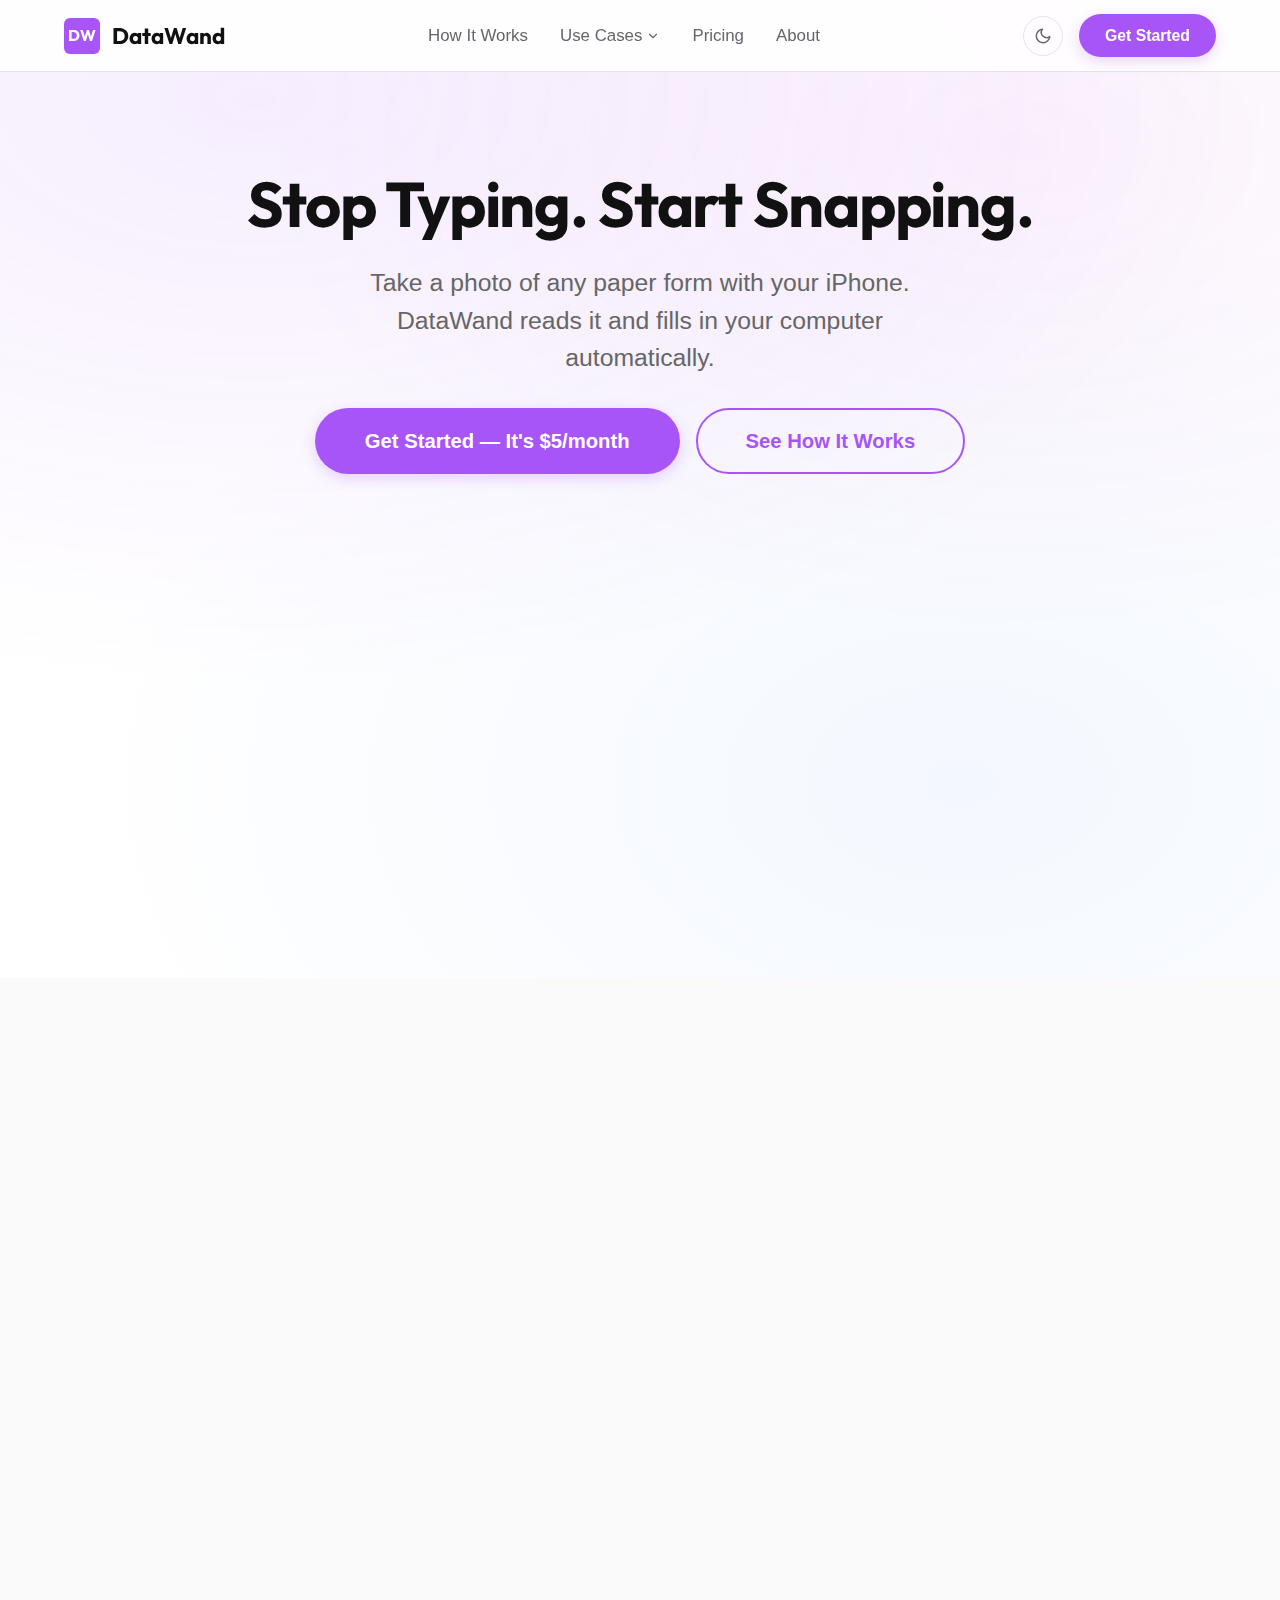
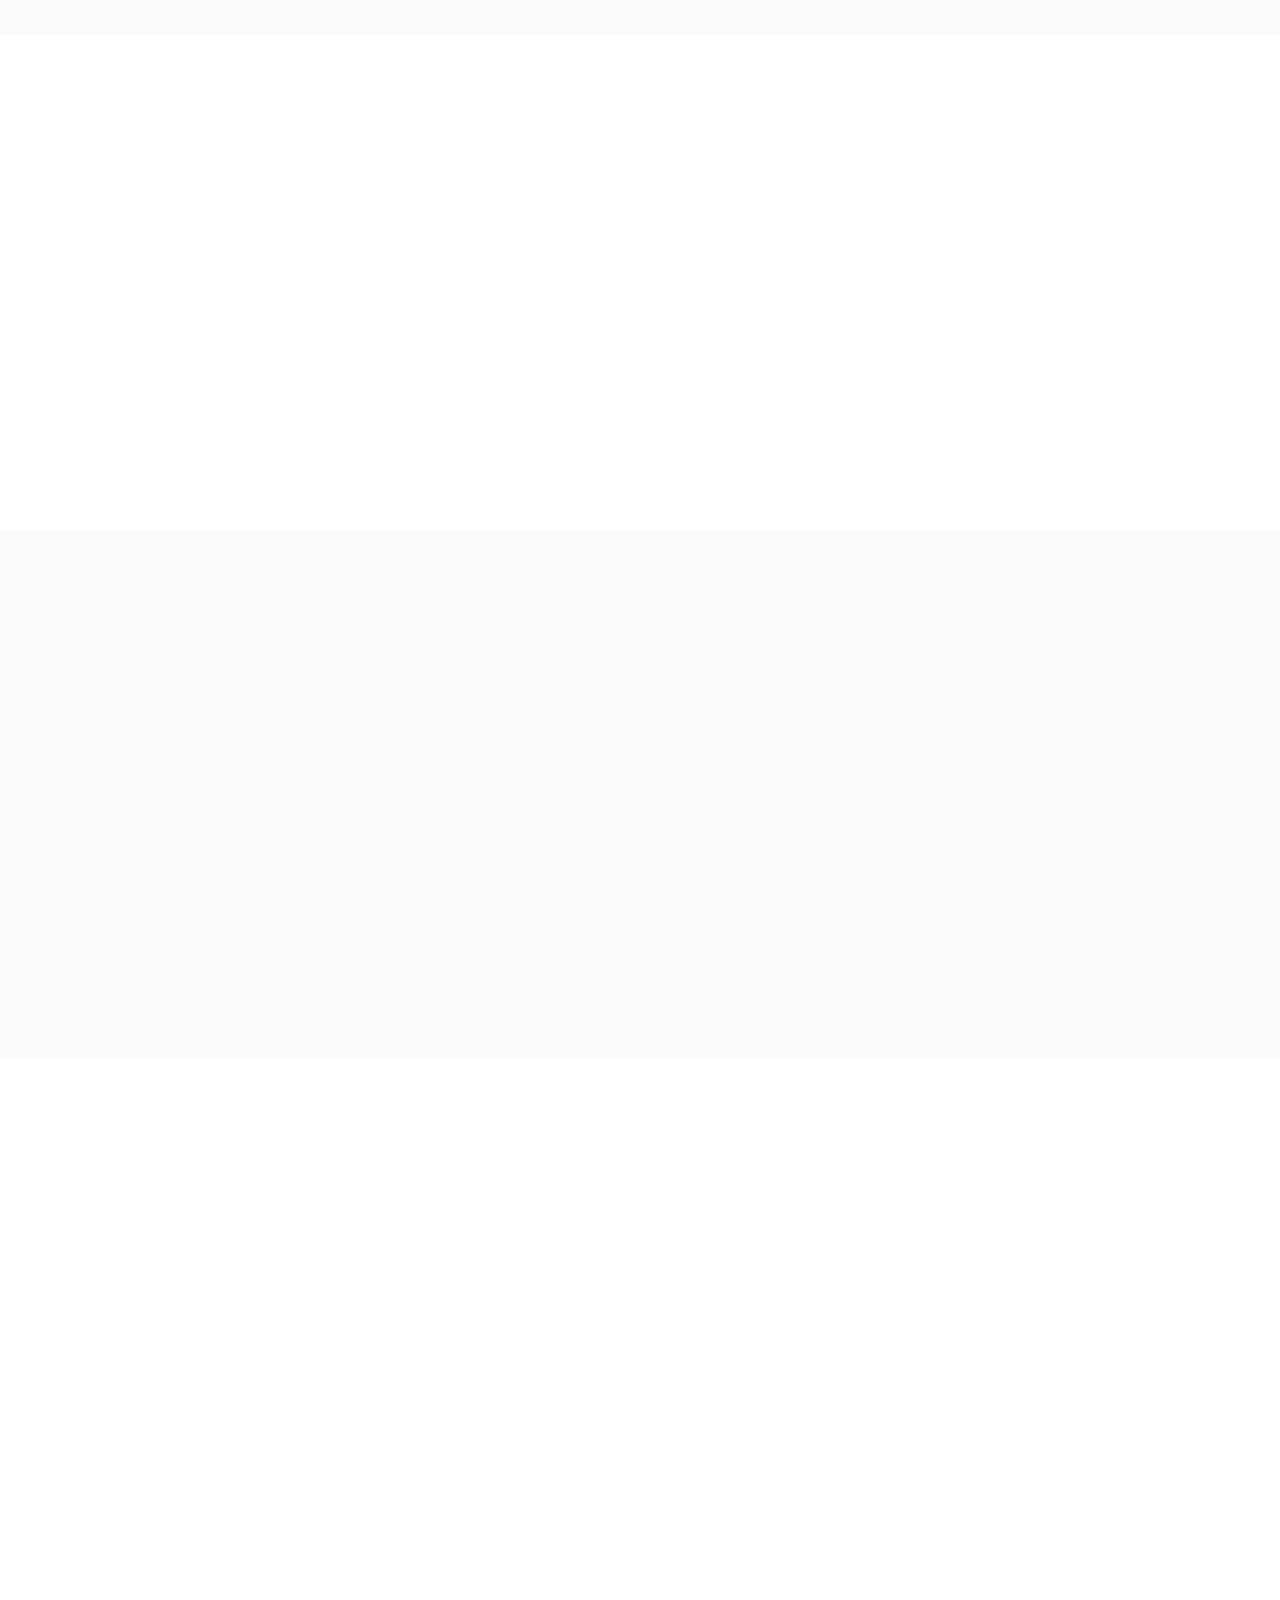
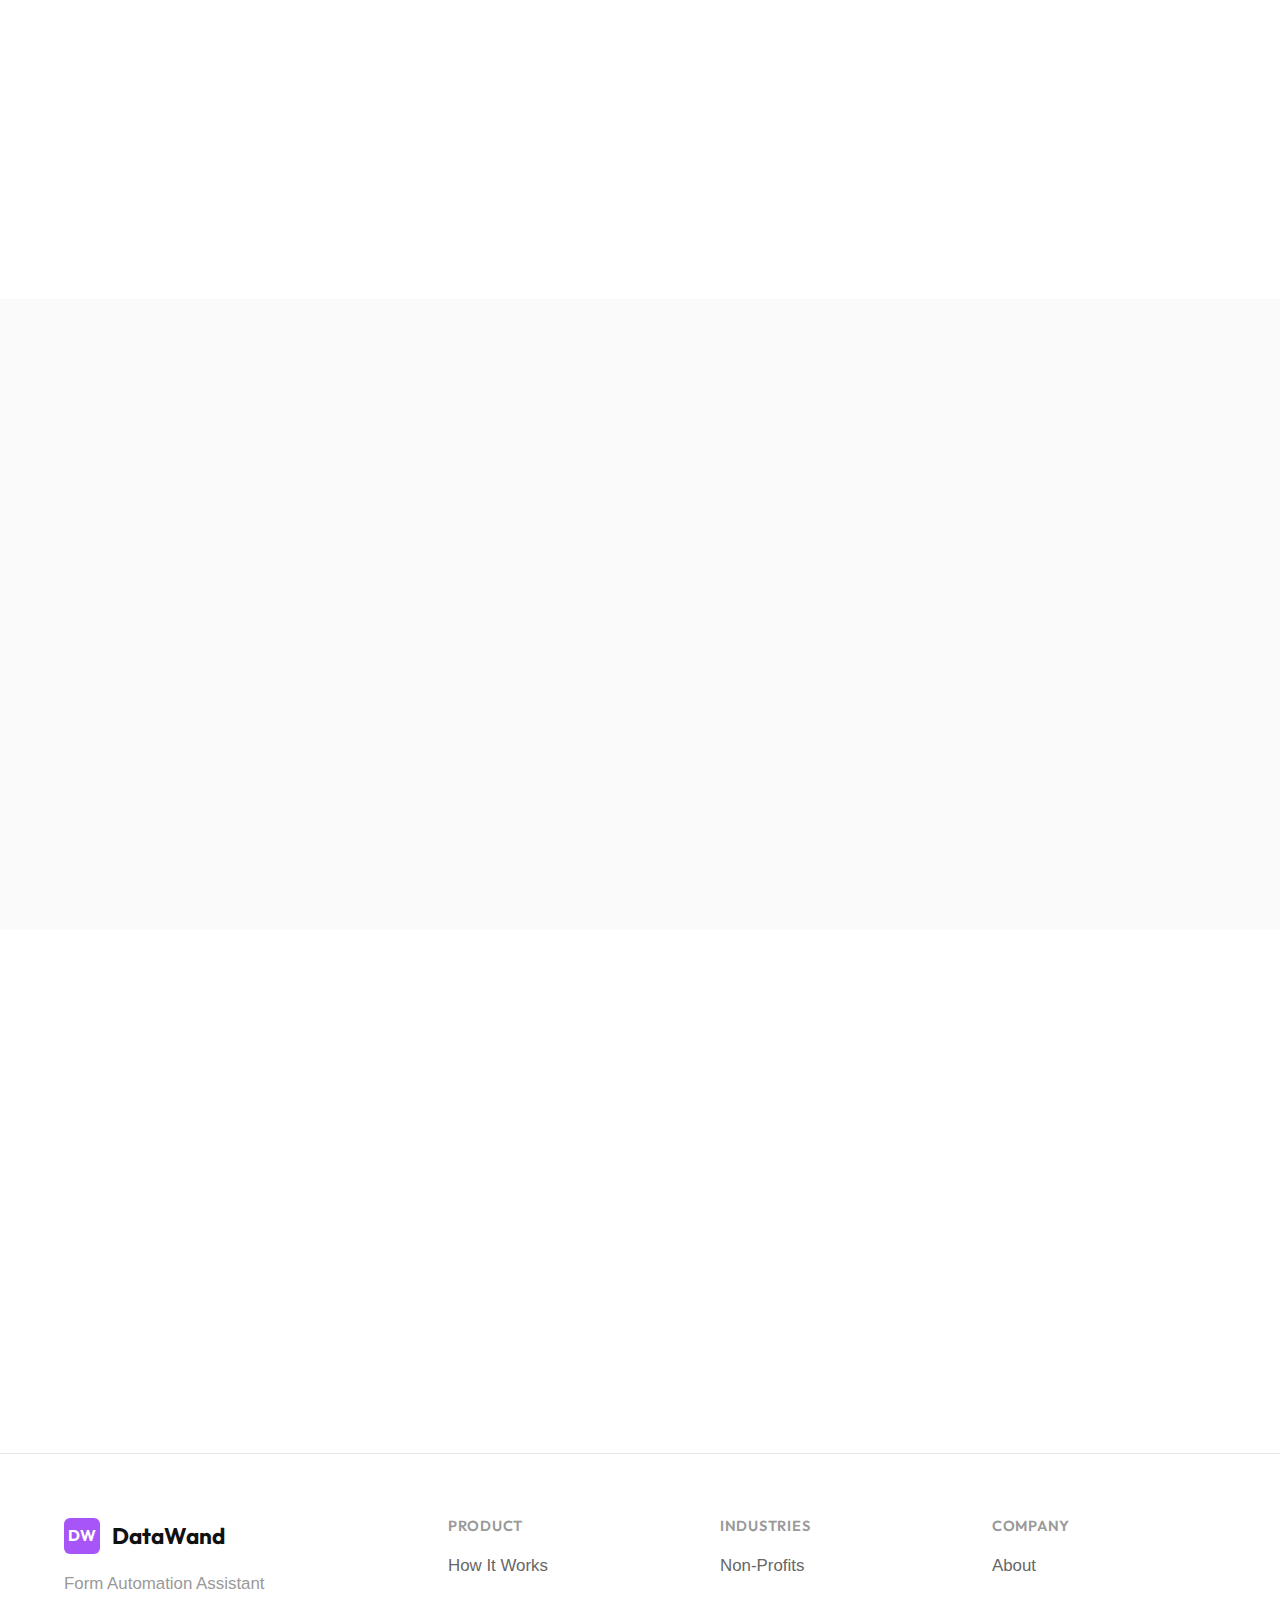
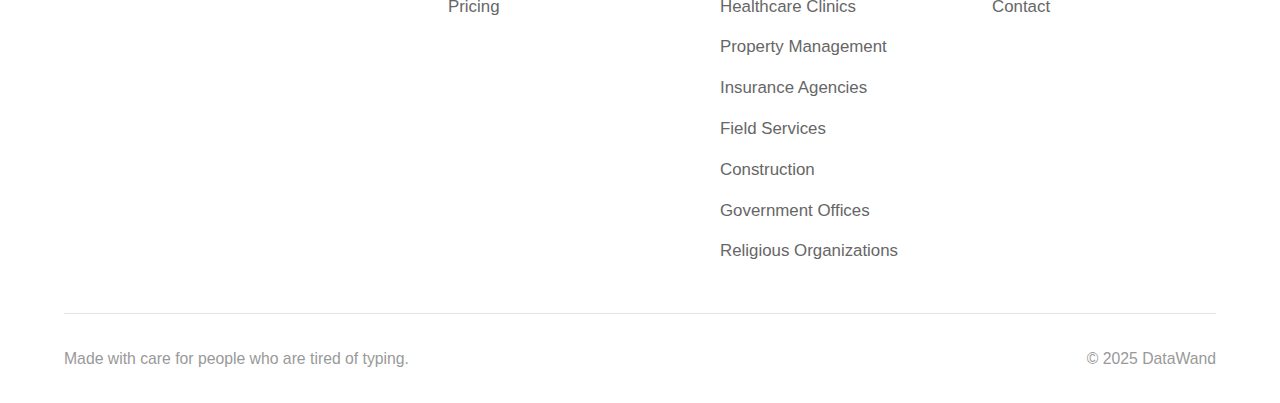
<file: index.html>
<!DOCTYPE html>
<html lang="en">
<head>
    <meta charset="UTF-8">
    <meta name="viewport" content="width=device-width, initial-scale=1.0">
    <title>DataWand — Stop Typing. Start Snapping.</title>
    <meta name="description" content="Take a photo of any paper form with your iPhone. DataWand reads it and fills in your computer automatically. No cloud, no servers, no accounts. $5/month.">
    <link rel="icon" href="assets/icon-128.png" type="image/png">
    <link rel="preconnect" href="https://fonts.googleapis.com">
    <link rel="preconnect" href="https://fonts.gstatic.com" crossorigin>
    <link href="https://fonts.googleapis.com/css2?family=Outfit:wght@400;500;600;700&display=swap" rel="stylesheet">
    <link rel="stylesheet" href="styles.css">
</head>
<body>
    <a href="#main" class="skip-link">Skip to content</a>

    <!-- Navigation -->
    <nav class="nav" role="navigation" aria-label="Main navigation">
        <div class="nav-inner">
            <a href="/" class="nav-brand" aria-label="DataWand home">
                <div class="nav-monogram">DW</div>
                <span class="nav-wordmark">DataWand</span>
            </a>
            <div class="nav-links">
                <a href="/how-it-works" class="nav-link">How It Works</a>
                <div class="nav-dropdown">
                    <button class="nav-dropdown-trigger" aria-expanded="false" aria-haspopup="true">
                        Use Cases
                        <svg xmlns="http://www.w3.org/2000/svg" viewBox="0 0 24 24" fill="none" stroke="currentColor" stroke-width="2" stroke-linecap="round" stroke-linejoin="round"><polyline points="6 9 12 15 18 9"/></svg>
                    </button>
                    <div class="nav-dropdown-menu" role="menu">
                        <a href="/use-cases/non-profits" class="nav-dropdown-item" role="menuitem">Non-Profits</a>
                        <a href="/use-cases/healthcare-clinics" class="nav-dropdown-item" role="menuitem">Healthcare Clinics</a>
                        <a href="/use-cases/property-management" class="nav-dropdown-item" role="menuitem">Property Management</a>
                        <a href="/use-cases/insurance-agencies" class="nav-dropdown-item" role="menuitem">Insurance Agencies</a>
                        <a href="/use-cases/field-services" class="nav-dropdown-item" role="menuitem">Field Services</a>
                        <a href="/use-cases/construction" class="nav-dropdown-item" role="menuitem">Construction</a>
                        <a href="/use-cases/government" class="nav-dropdown-item" role="menuitem">Government Offices</a>
                        <a href="/use-cases/religious-organizations" class="nav-dropdown-item" role="menuitem">Religious Organizations</a>
                    </div>
                </div>
                <a href="/pricing" class="nav-link">Pricing</a>
                <a href="/about" class="nav-link">About</a>
            </div>
            <div class="nav-actions">
                <button class="theme-toggle" aria-label="Toggle dark mode">
                    <svg xmlns="http://www.w3.org/2000/svg" viewBox="0 0 24 24" fill="none" stroke="currentColor" stroke-width="2" stroke-linecap="round" stroke-linejoin="round"><path d="M21 12.79A9 9 0 1 1 11.21 3 7 7 0 0 0 21 12.79z"/></svg>
                </button>
                <a href="/pricing" class="btn btn-primary btn-sm">Get Started</a>
                <button class="nav-hamburger" aria-label="Open menu" aria-expanded="false">
                    <span></span>
                    <span></span>
                    <span></span>
                </button>
            </div>
        </div>
    </nav>

    <!-- Mobile Menu -->
    <div class="mobile-menu" role="dialog" aria-label="Mobile navigation">
        <div class="mobile-menu-links">
            <a href="/how-it-works" class="mobile-menu-link">How It Works</a>
            <a href="/pricing" class="mobile-menu-link">Pricing</a>
            <a href="/about" class="mobile-menu-link">About</a>
            <div class="mobile-menu-group-title">Use Cases</div>
            <a href="/use-cases/non-profits" class="mobile-menu-sublink">Non-Profits</a>
            <a href="/use-cases/healthcare-clinics" class="mobile-menu-sublink">Healthcare Clinics</a>
            <a href="/use-cases/property-management" class="mobile-menu-sublink">Property Management</a>
            <a href="/use-cases/insurance-agencies" class="mobile-menu-sublink">Insurance Agencies</a>
            <a href="/use-cases/field-services" class="mobile-menu-sublink">Field Services</a>
            <a href="/use-cases/construction" class="mobile-menu-sublink">Construction</a>
            <a href="/use-cases/government" class="mobile-menu-sublink">Government Offices</a>
            <a href="/use-cases/religious-organizations" class="mobile-menu-sublink">Religious Organizations</a>
            <div class="mobile-menu-cta">
                <a href="/pricing" class="btn btn-primary btn-lg" style="width:100%;">Get Started</a>
            </div>
        </div>
    </div>

    <main id="main">

        <!-- Hero -->
        <section class="hero">
            <div class="hero-bg" aria-hidden="true"></div>
            <div class="container">
                <div class="hero-content">
                    <h1>Stop Typing. Start Snapping.</h1>
                    <p class="hero-subtitle">Take a photo of any paper form with your iPhone. DataWand reads it and fills in your computer automatically.</p>
                    <div class="hero-ctas">
                        <a href="/pricing" class="btn btn-primary btn-lg">Get Started — It's $5/month</a>
                        <a href="/how-it-works" class="btn btn-secondary btn-lg">See How It Works</a>
                    </div>
                </div>
                <div class="hero-visual fade-up" aria-hidden="true">
                    <div class="hero-mockup">
                        <div class="hero-phone">
                            <div class="hero-phone-notch"></div>
                            <svg class="hero-phone-icon" xmlns="http://www.w3.org/2000/svg" viewBox="0 0 24 24" fill="none" stroke="currentColor" stroke-width="1.5" stroke-linecap="round" stroke-linejoin="round" width="40" height="40"><path d="M23 19a2 2 0 0 1-2 2H3a2 2 0 0 1-2-2V8a2 2 0 0 1 2-2h4l2-3h6l2 3h4a2 2 0 0 1 2 2z"/><circle cx="12" cy="13" r="4"/></svg>
                            <span class="hero-phone-label">Snap a Photo</span>
                        </div>
                        <div class="hero-arrow">
                            <svg xmlns="http://www.w3.org/2000/svg" viewBox="0 0 24 24" fill="none" stroke="currentColor" stroke-width="2" stroke-linecap="round" stroke-linejoin="round" width="32" height="32"><line x1="5" y1="12" x2="19" y2="12"/><polyline points="12 5 19 12 12 19"/></svg>
                        </div>
                        <div class="hero-browser">
                            <div class="hero-browser-bar">
                                <span class="hero-browser-dot"></span>
                                <span class="hero-browser-dot"></span>
                                <span class="hero-browser-dot"></span>
                            </div>
                            <div class="hero-browser-content">
                                <div class="hero-form-field"></div>
                                <div class="hero-form-field"></div>
                                <div class="hero-form-field"></div>
                                <div class="hero-form-field"></div>
                                <div class="hero-checkmark">
                                    <svg xmlns="http://www.w3.org/2000/svg" viewBox="0 0 24 24" fill="none" stroke="currentColor" stroke-width="2.5" stroke-linecap="round" stroke-linejoin="round" width="16" height="16"><polyline points="20 6 9 17 4 12"/></svg>
                                    Auto-filled!
                                </div>
                            </div>
                        </div>
                    </div>
                </div>
            </div>
        </section>

        <!-- How It Works (3 Steps) -->
        <section class="section section-alt" id="how-it-works-brief">
            <div class="container">
                <div class="section-header fade-up">
                    <h2>How It Works</h2>
                    <p>Three steps. That's it.</p>
                </div>
                <div class="steps">
                    <div class="step fade-up">
                        <div class="step-icon">
                            <svg xmlns="http://www.w3.org/2000/svg" viewBox="0 0 24 24" fill="none" stroke="currentColor" stroke-width="2" stroke-linecap="round" stroke-linejoin="round"><path d="M23 19a2 2 0 0 1-2 2H3a2 2 0 0 1-2-2V8a2 2 0 0 1 2-2h4l2-3h6l2 3h4a2 2 0 0 1 2 2z"/><circle cx="12" cy="13" r="4"/></svg>
                        </div>
                        <h3>Snap a Photo</h3>
                        <p>Take a picture of the filled-out form with your iPhone.</p>
                    </div>
                    <div class="step fade-up">
                        <div class="step-icon">
                            <svg xmlns="http://www.w3.org/2000/svg" viewBox="0 0 24 24" fill="none" stroke="currentColor" stroke-width="2" stroke-linecap="round" stroke-linejoin="round"><path d="M15 4V2"/><path d="M15 16v-2"/><path d="M8 9h2"/><path d="M20 9h2"/><path d="M17.8 11.8 19 13"/><path d="M15 9h0"/><path d="M17.8 6.2 19 5"/><path d="m3 21 9-9"/><path d="M12.2 6.2 11 5"/></svg>
                        </div>
                        <h3>We Read It</h3>
                        <p>DataWand reads the handwriting right on your phone. Nothing leaves your device.</p>
                    </div>
                    <div class="step fade-up">
                        <div class="step-icon">
                            <svg xmlns="http://www.w3.org/2000/svg" viewBox="0 0 24 24" fill="none" stroke="currentColor" stroke-width="2" stroke-linecap="round" stroke-linejoin="round"><rect x="2" y="3" width="20" height="14" rx="2"/><line x1="8" y1="21" x2="16" y2="21"/><line x1="12" y1="17" x2="12" y2="21"/><polyline points="7 10 10 13 17 7"/></svg>
                        </div>
                        <h3>Auto-Fill</h3>
                        <p>Your web form or Google Sheet fills itself in. Done.</p>
                    </div>
                </div>
            </div>
        </section>

        <!-- Value Proposition -->
        <section class="section">
            <div class="container">
                <div class="value-grid fade-up">
                    <div class="value-content">
                        <h2>Data Entry Is Costing You a Fortune</h2>
                        <p>If your team re-enters 20+ forms a day, you're burning 2 hours every day on data entry.</p>
                        <p>That's over <strong class="value-highlight">$15,000 a year</strong> in labor — for a single person.</p>
                        <p>DataWand pays for itself on Day 1.</p>
                    </div>
                    <div class="value-stat">
                        <div class="value-stat-number">$15,000+</div>
                        <div class="value-stat-label">wasted per year on data entry</div>
                        <div class="value-stat-sub">per employee, based on 20 forms/day</div>
                    </div>
                </div>
            </div>
        </section>

        <!-- Trust & Privacy -->
        <section class="section section-alt">
            <div class="container">
                <h2 class="trust-headline fade-up">Your data never leaves your devices.</h2>
                <div class="trust-grid fade-up">
                    <div class="trust-item">
                        <div class="trust-icon" aria-hidden="true">&#128274;</div>
                        <div class="trust-label">No Cloud</div>
                    </div>
                    <div class="trust-item">
                        <div class="trust-icon" aria-hidden="true">&#128246;</div>
                        <div class="trust-label">Direct WiFi</div>
                    </div>
                    <div class="trust-item">
                        <div class="trust-icon" aria-hidden="true">&#128241;</div>
                        <div class="trust-label">On-Device OCR</div>
                    </div>
                    <div class="trust-item">
                        <div class="trust-icon" aria-hidden="true">&#128737;</div>
                        <div class="trust-label">No Accounts Needed</div>
                    </div>
                </div>
                <p class="trust-note fade-up">All handwriting recognition happens on your iPhone — powered by Apple Vision.</p>
            </div>
        </section>

        <!-- Use Cases Grid -->
        <section class="section" id="use-cases">
            <div class="container">
                <div class="section-header fade-up">
                    <h2>Built for Every Office</h2>
                    <p>No matter your industry, if you're typing paper forms into a computer, DataWand can help.</p>
                </div>
                <div class="use-cases-grid">
                    <a href="/use-cases/non-profits" class="use-case-card fade-up">
                        <div class="use-case-icon" aria-hidden="true">&#10084;&#65039;</div>
                        <h3>Non-Profits</h3>
                        <p>Spend time on your mission, not paperwork.</p>
                    </a>
                    <a href="/use-cases/healthcare-clinics" class="use-case-card fade-up">
                        <div class="use-case-icon" aria-hidden="true">&#9877;&#65039;</div>
                        <h3>Healthcare Clinics</h3>
                        <p>Patient intake without the data entry headache.</p>
                    </a>
                    <a href="/use-cases/property-management" class="use-case-card fade-up">
                        <div class="use-case-icon" aria-hidden="true">&#127968;</div>
                        <h3>Property Management</h3>
                        <p>Lease applications processed in seconds.</p>
                    </a>
                    <a href="/use-cases/insurance-agencies" class="use-case-card fade-up">
                        <div class="use-case-icon" aria-hidden="true">&#128196;</div>
                        <h3>Insurance Agencies</h3>
                        <p>Quote faster, bind faster, grow faster.</p>
                    </a>
                    <a href="/use-cases/field-services" class="use-case-card fade-up">
                        <div class="use-case-icon" aria-hidden="true">&#128295;</div>
                        <h3>Field Services</h3>
                        <p>From clipboard to computer, automatically.</p>
                    </a>
                    <a href="/use-cases/construction" class="use-case-card fade-up">
                        <div class="use-case-icon" aria-hidden="true">&#127959;</div>
                        <h3>Construction</h3>
                        <p>Jobsite paperwork, handled.</p>
                    </a>
                    <a href="/use-cases/government" class="use-case-card fade-up">
                        <div class="use-case-icon" aria-hidden="true">&#127963;</div>
                        <h3>Government Offices</h3>
                        <p>Serve your community, not your filing cabinet.</p>
                    </a>
                    <a href="/use-cases/religious-organizations" class="use-case-card fade-up">
                        <div class="use-case-icon" aria-hidden="true">&#9962;</div>
                        <h3>Religious Organizations</h3>
                        <p>Focus on ministry, not data entry.</p>
                    </a>
                </div>
            </div>
        </section>

        <!-- Social Proof / Testimonials -->
        <section class="section section-alt">
            <div class="container">
                <div class="section-header fade-up">
                    <h2>What People Are Saying</h2>
                </div>
                <div class="testimonials-grid">
                    <div class="testimonial-card fade-up">
                        <p class="testimonial-quote">"We used to spend 3 hours every morning typing in patient forms. Now it takes 15 minutes. I wish we had this years ago."</p>
                        <div class="testimonial-author">
                            <div class="testimonial-avatar">MR</div>
                            <div>
                                <div class="testimonial-name">Maria R.</div>
                                <div class="testimonial-role">Front Desk Manager, Family Clinic</div>
                            </div>
                        </div>
                    </div>
                    <div class="testimonial-card fade-up">
                        <p class="testimonial-quote">"Our volunteers used to dread data entry Sundays. DataWand turned a 4-hour chore into a 20-minute task."</p>
                        <div class="testimonial-author">
                            <div class="testimonial-avatar">JT</div>
                            <div>
                                <div class="testimonial-name">James T.</div>
                                <div class="testimonial-role">Church Administrator</div>
                            </div>
                        </div>
                    </div>
                    <div class="testimonial-card fade-up">
                        <p class="testimonial-quote">"During leasing season we process 50+ applications a day. DataWand saved us from hiring another person just for data entry."</p>
                        <div class="testimonial-author">
                            <div class="testimonial-avatar">SK</div>
                            <div>
                                <div class="testimonial-name">Sarah K.</div>
                                <div class="testimonial-role">Property Manager</div>
                            </div>
                        </div>
                    </div>
                </div>
                <p class="social-proof-line fade-up">Join hundreds of organizations saving hours every day.</p>
            </div>
        </section>

        <!-- Final CTA -->
        <section class="section">
            <div class="container">
                <div class="cta-section fade-up">
                    <h2>Ready to stop typing?</h2>
                    <a href="/pricing" class="btn btn-primary btn-lg">Get Started for $5/month</a>
                    <div class="cta-links">
                        <a href="/about#contact" class="cta-link">Questions? Talk to us</a>
                    </div>
                </div>
            </div>
        </section>

    </main>

    <!-- Footer -->
    <footer class="footer" role="contentinfo">
        <div class="container">
            <div class="footer-grid">
                <div class="footer-brand">
                    <a href="/" class="nav-brand">
                        <div class="nav-monogram">DW</div>
                        <span class="nav-wordmark">DataWand</span>
                    </a>
                    <p class="footer-tagline">Form Automation Assistant</p>
                </div>
                <div class="footer-column">
                    <h4>Product</h4>
                    <ul>
                        <li><a href="/how-it-works">How It Works</a></li>
                        <li><a href="/pricing">Pricing</a></li>
                    </ul>
                </div>
                <div class="footer-column">
                    <h4>Industries</h4>
                    <ul>
                        <li><a href="/use-cases/non-profits">Non-Profits</a></li>
                        <li><a href="/use-cases/healthcare-clinics">Healthcare Clinics</a></li>
                        <li><a href="/use-cases/property-management">Property Management</a></li>
                        <li><a href="/use-cases/insurance-agencies">Insurance Agencies</a></li>
                        <li><a href="/use-cases/field-services">Field Services</a></li>
                        <li><a href="/use-cases/construction">Construction</a></li>
                        <li><a href="/use-cases/government">Government Offices</a></li>
                        <li><a href="/use-cases/religious-organizations">Religious Organizations</a></li>
                    </ul>
                </div>
                <div class="footer-column">
                    <h4>Company</h4>
                    <ul>
                        <li><a href="/about">About</a></li>
                        <li><a href="/about#contact">Contact</a></li>
                    </ul>
                </div>
            </div>
            <div class="footer-bottom">
                <span>Made with care for people who are tired of typing.</span>
                <span>&copy; 2025 DataWand</span>
            </div>
        </div>
    </footer>

    <script src="script.js"></script>
</body>
</html>
</file>
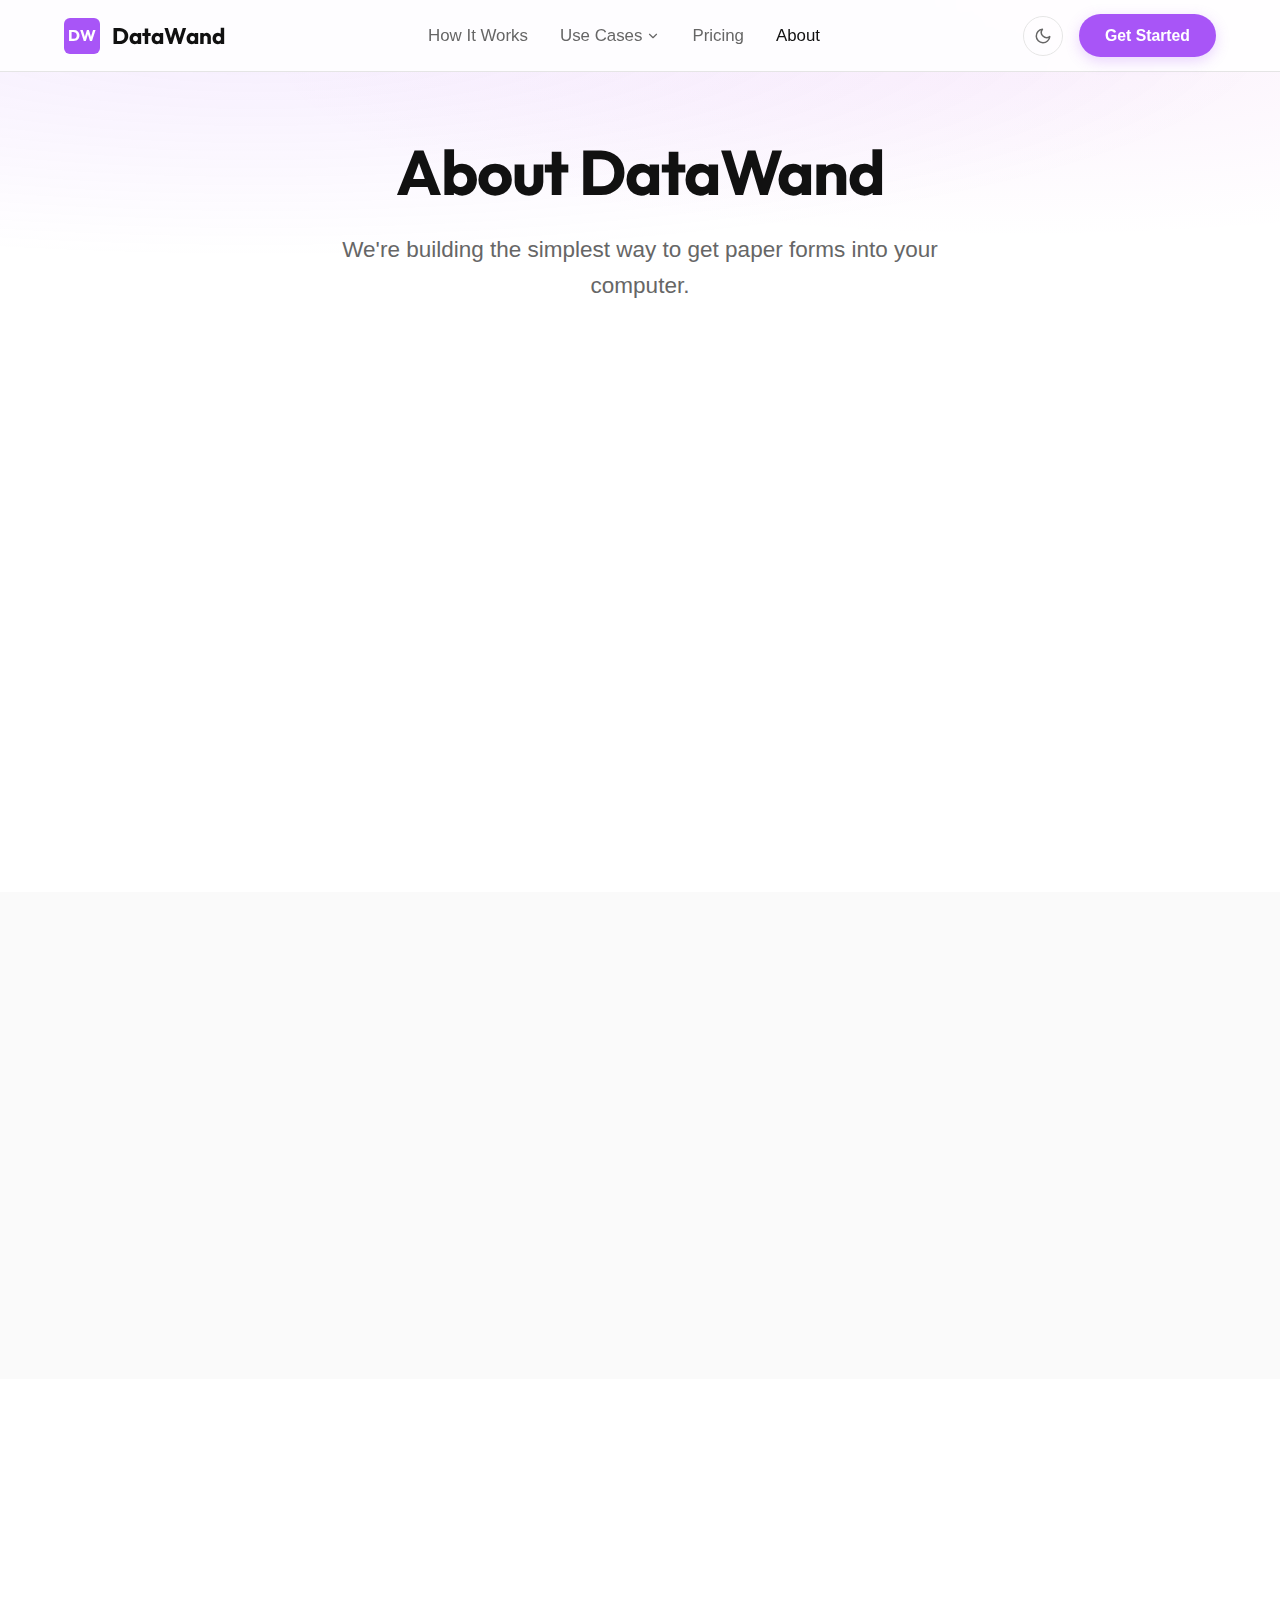
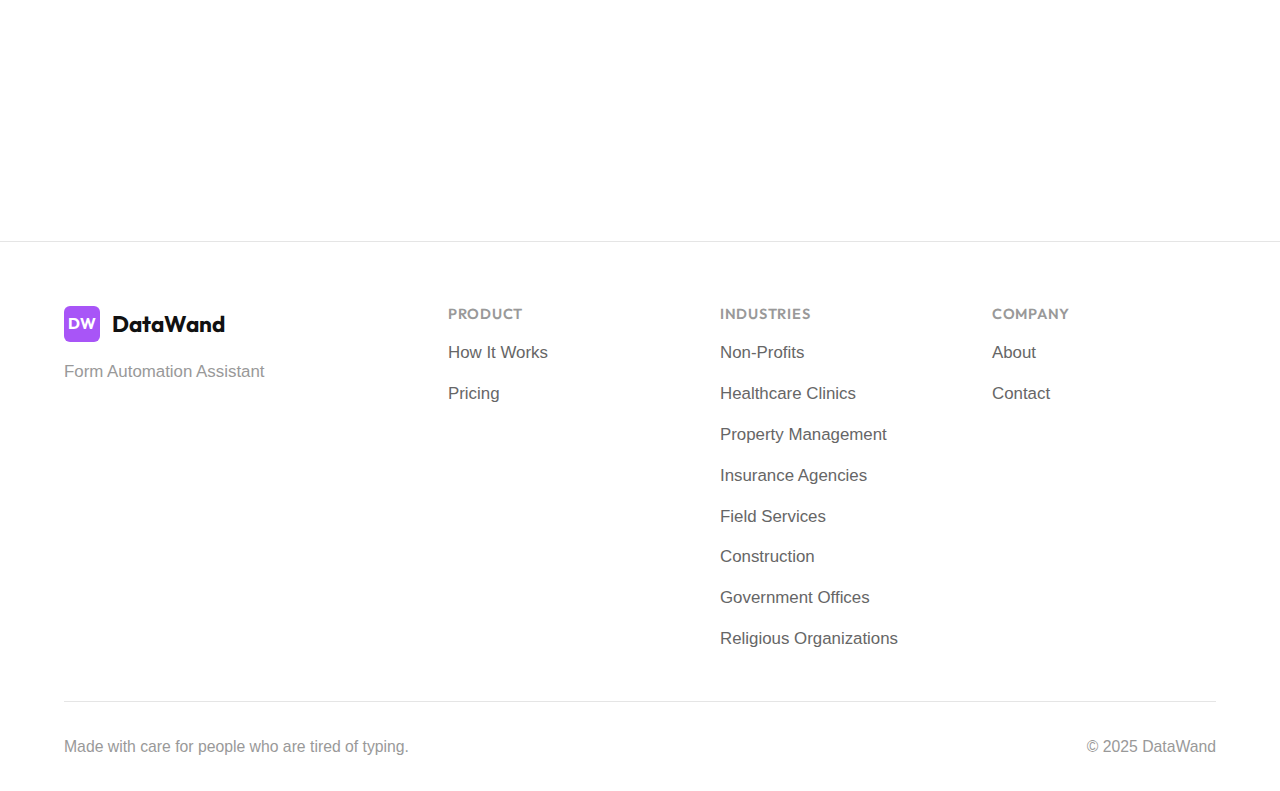
<file: about.html>
<!DOCTYPE html>
<html lang="en">
<head>
    <meta charset="UTF-8">
    <meta name="viewport" content="width=device-width, initial-scale=1.0">
    <title>About — DataWand</title>
    <meta name="description" content="DataWand was built by people who watched office workers waste hours retyping the same forms every day. We knew there had to be a better way.">
    <link rel="icon" href="assets/icon-128.png" type="image/png">
    <link rel="preconnect" href="https://fonts.googleapis.com">
    <link rel="preconnect" href="https://fonts.gstatic.com" crossorigin>
    <link href="https://fonts.googleapis.com/css2?family=Outfit:wght@400;500;600;700&display=swap" rel="stylesheet">
    <link rel="stylesheet" href="styles.css">
</head>
<body>
    <a href="#main" class="skip-link">Skip to content</a>

    <!-- Navigation -->
    <nav class="nav" role="navigation" aria-label="Main navigation">
        <div class="nav-inner">
            <a href="/" class="nav-brand" aria-label="DataWand home">
                <div class="nav-monogram">DW</div>
                <span class="nav-wordmark">DataWand</span>
            </a>
            <div class="nav-links">
                <a href="/how-it-works" class="nav-link">How It Works</a>
                <div class="nav-dropdown">
                    <button class="nav-dropdown-trigger" aria-expanded="false" aria-haspopup="true">
                        Use Cases
                        <svg xmlns="http://www.w3.org/2000/svg" viewBox="0 0 24 24" fill="none" stroke="currentColor" stroke-width="2" stroke-linecap="round" stroke-linejoin="round"><polyline points="6 9 12 15 18 9"/></svg>
                    </button>
                    <div class="nav-dropdown-menu" role="menu">
                        <a href="/use-cases/non-profits" class="nav-dropdown-item" role="menuitem">Non-Profits</a>
                        <a href="/use-cases/healthcare-clinics" class="nav-dropdown-item" role="menuitem">Healthcare Clinics</a>
                        <a href="/use-cases/property-management" class="nav-dropdown-item" role="menuitem">Property Management</a>
                        <a href="/use-cases/insurance-agencies" class="nav-dropdown-item" role="menuitem">Insurance Agencies</a>
                        <a href="/use-cases/field-services" class="nav-dropdown-item" role="menuitem">Field Services</a>
                        <a href="/use-cases/construction" class="nav-dropdown-item" role="menuitem">Construction</a>
                        <a href="/use-cases/government" class="nav-dropdown-item" role="menuitem">Government Offices</a>
                        <a href="/use-cases/religious-organizations" class="nav-dropdown-item" role="menuitem">Religious Organizations</a>
                    </div>
                </div>
                <a href="/pricing" class="nav-link">Pricing</a>
                <a href="/about" class="nav-link active">About</a>
            </div>
            <div class="nav-actions">
                <button class="theme-toggle" aria-label="Toggle dark mode">
                    <svg xmlns="http://www.w3.org/2000/svg" viewBox="0 0 24 24" fill="none" stroke="currentColor" stroke-width="2" stroke-linecap="round" stroke-linejoin="round"><path d="M21 12.79A9 9 0 1 1 11.21 3 7 7 0 0 0 21 12.79z"/></svg>
                </button>
                <a href="/pricing" class="btn btn-primary btn-sm">Get Started</a>
                <button class="nav-hamburger" aria-label="Open menu" aria-expanded="false">
                    <span></span>
                    <span></span>
                    <span></span>
                </button>
            </div>
        </div>
    </nav>

    <!-- Mobile Menu -->
    <div class="mobile-menu" role="dialog" aria-label="Mobile navigation">
        <div class="mobile-menu-links">
            <a href="/how-it-works" class="mobile-menu-link">How It Works</a>
            <a href="/pricing" class="mobile-menu-link">Pricing</a>
            <a href="/about" class="mobile-menu-link">About</a>
            <div class="mobile-menu-group-title">Use Cases</div>
            <a href="/use-cases/non-profits" class="mobile-menu-sublink">Non-Profits</a>
            <a href="/use-cases/healthcare-clinics" class="mobile-menu-sublink">Healthcare Clinics</a>
            <a href="/use-cases/property-management" class="mobile-menu-sublink">Property Management</a>
            <a href="/use-cases/insurance-agencies" class="mobile-menu-sublink">Insurance Agencies</a>
            <a href="/use-cases/field-services" class="mobile-menu-sublink">Field Services</a>
            <a href="/use-cases/construction" class="mobile-menu-sublink">Construction</a>
            <a href="/use-cases/government" class="mobile-menu-sublink">Government Offices</a>
            <a href="/use-cases/religious-organizations" class="mobile-menu-sublink">Religious Organizations</a>
            <div class="mobile-menu-cta">
                <a href="/pricing" class="btn btn-primary btn-lg" style="width:100%;">Get Started</a>
            </div>
        </div>
    </div>

    <main id="main">

        <!-- Page Hero -->
        <section class="page-hero">
            <div class="hero-bg" aria-hidden="true"></div>
            <div class="container">
                <div class="page-hero-content">
                    <h1>About DataWand</h1>
                    <p>We're building the simplest way to get paper forms into your computer.</p>
                </div>
            </div>
        </section>

        <!-- Story -->
        <section class="section">
            <div class="container">
                <div class="about-story fade-up">
                    <p>DataWand was built by people who watched office workers waste hours retyping the same forms every day. Clinic front desks, church offices, property managers — all doing the same thing: staring at a paper form, then typing it into a computer. Over and over.</p>
                    <p>We knew there had to be a better way. So we built one.</p>
                    <p>We're a small team focused on one thing: making paper-to-digital as easy as taking a photo. No cloud. No servers. No accounts. Just your iPhone and Chrome, working together.</p>
                </div>
            </div>
        </section>

        <!-- Feedback -->
        <section class="section section-alt" id="contact">
            <div class="container">
                <div class="section-header fade-up">
                    <h2>Give Us Feedback!</h2>
                    <p>We're a small team working hard to make DataWand better every day. Tell us what's working, what's not, or what you'd love to see next. We read every response and will get back to you within 24 hours.</p>
                </div>
                <div style="text-align:center;" class="fade-up">
                    <a href="https://docs.google.com/forms/d/e/1FAIpQLSeJ8hEtIRCbUFBupA9dRVF3CCOahXiXMQ4bxpixG-6WYsVAlA/viewform?usp=publish-editor" target="_blank" rel="noopener noreferrer" class="btn btn-primary btn-lg">Share Your Feedback</a>
                </div>
            </div>
        </section>

        <!-- CTA -->
        <section class="section">
            <div class="container">
                <div class="cta-section fade-up">
                    <h2>Ready to stop typing?</h2>
                    <a href="/pricing" class="btn btn-primary btn-lg">Get Started for $5/month</a>
                </div>
            </div>
        </section>

    </main>

    <!-- Footer -->
    <footer class="footer" role="contentinfo">
        <div class="container">
            <div class="footer-grid">
                <div class="footer-brand">
                    <a href="/" class="nav-brand">
                        <div class="nav-monogram">DW</div>
                        <span class="nav-wordmark">DataWand</span>
                    </a>
                    <p class="footer-tagline">Form Automation Assistant</p>
                </div>
                <div class="footer-column">
                    <h4>Product</h4>
                    <ul>
                        <li><a href="/how-it-works">How It Works</a></li>
                        <li><a href="/pricing">Pricing</a></li>
                    </ul>
                </div>
                <div class="footer-column">
                    <h4>Industries</h4>
                    <ul>
                        <li><a href="/use-cases/non-profits">Non-Profits</a></li>
                        <li><a href="/use-cases/healthcare-clinics">Healthcare Clinics</a></li>
                        <li><a href="/use-cases/property-management">Property Management</a></li>
                        <li><a href="/use-cases/insurance-agencies">Insurance Agencies</a></li>
                        <li><a href="/use-cases/field-services">Field Services</a></li>
                        <li><a href="/use-cases/construction">Construction</a></li>
                        <li><a href="/use-cases/government">Government Offices</a></li>
                        <li><a href="/use-cases/religious-organizations">Religious Organizations</a></li>
                    </ul>
                </div>
                <div class="footer-column">
                    <h4>Company</h4>
                    <ul>
                        <li><a href="/about">About</a></li>
                        <li><a href="/about#contact">Contact</a></li>
                    </ul>
                </div>
            </div>
            <div class="footer-bottom">
                <span>Made with care for people who are tired of typing.</span>
                <span>&copy; 2025 DataWand</span>
            </div>
        </div>
    </footer>

    <script src="script.js"></script>
</body>
</html>
</file>
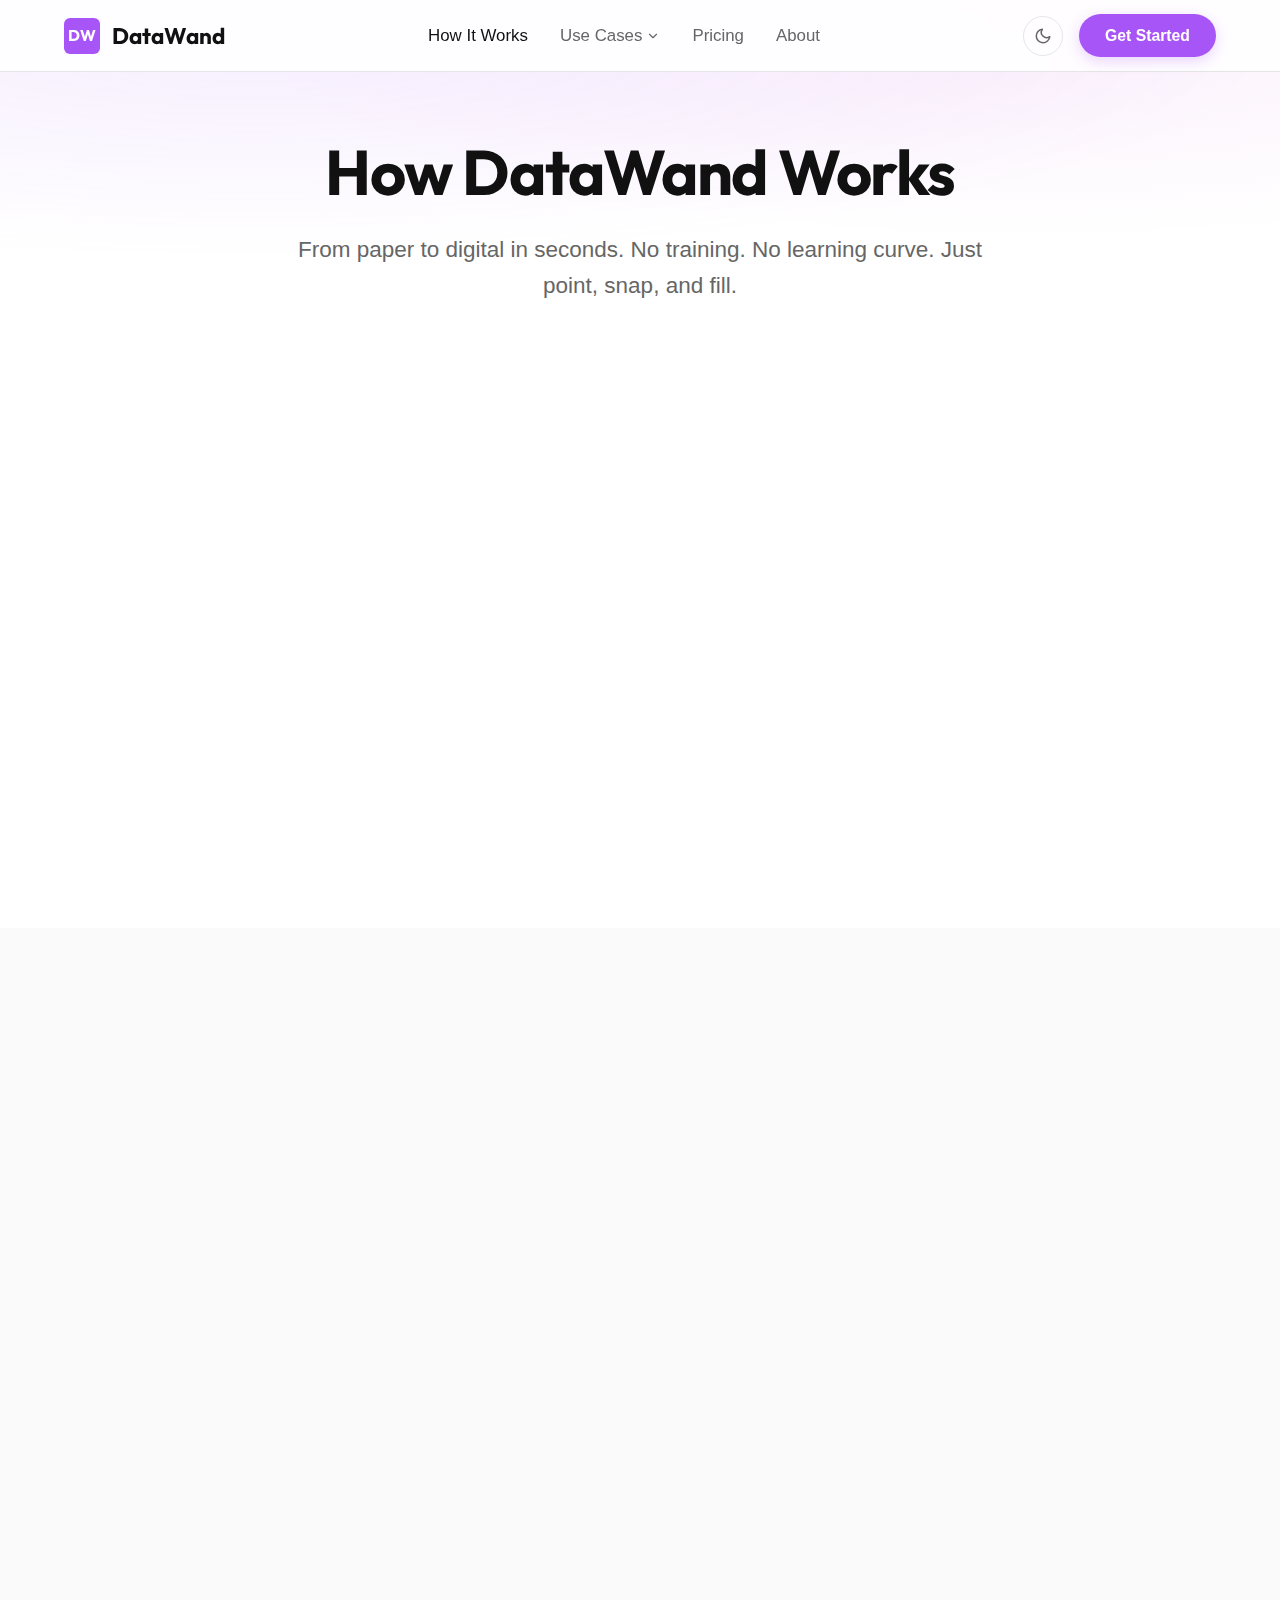
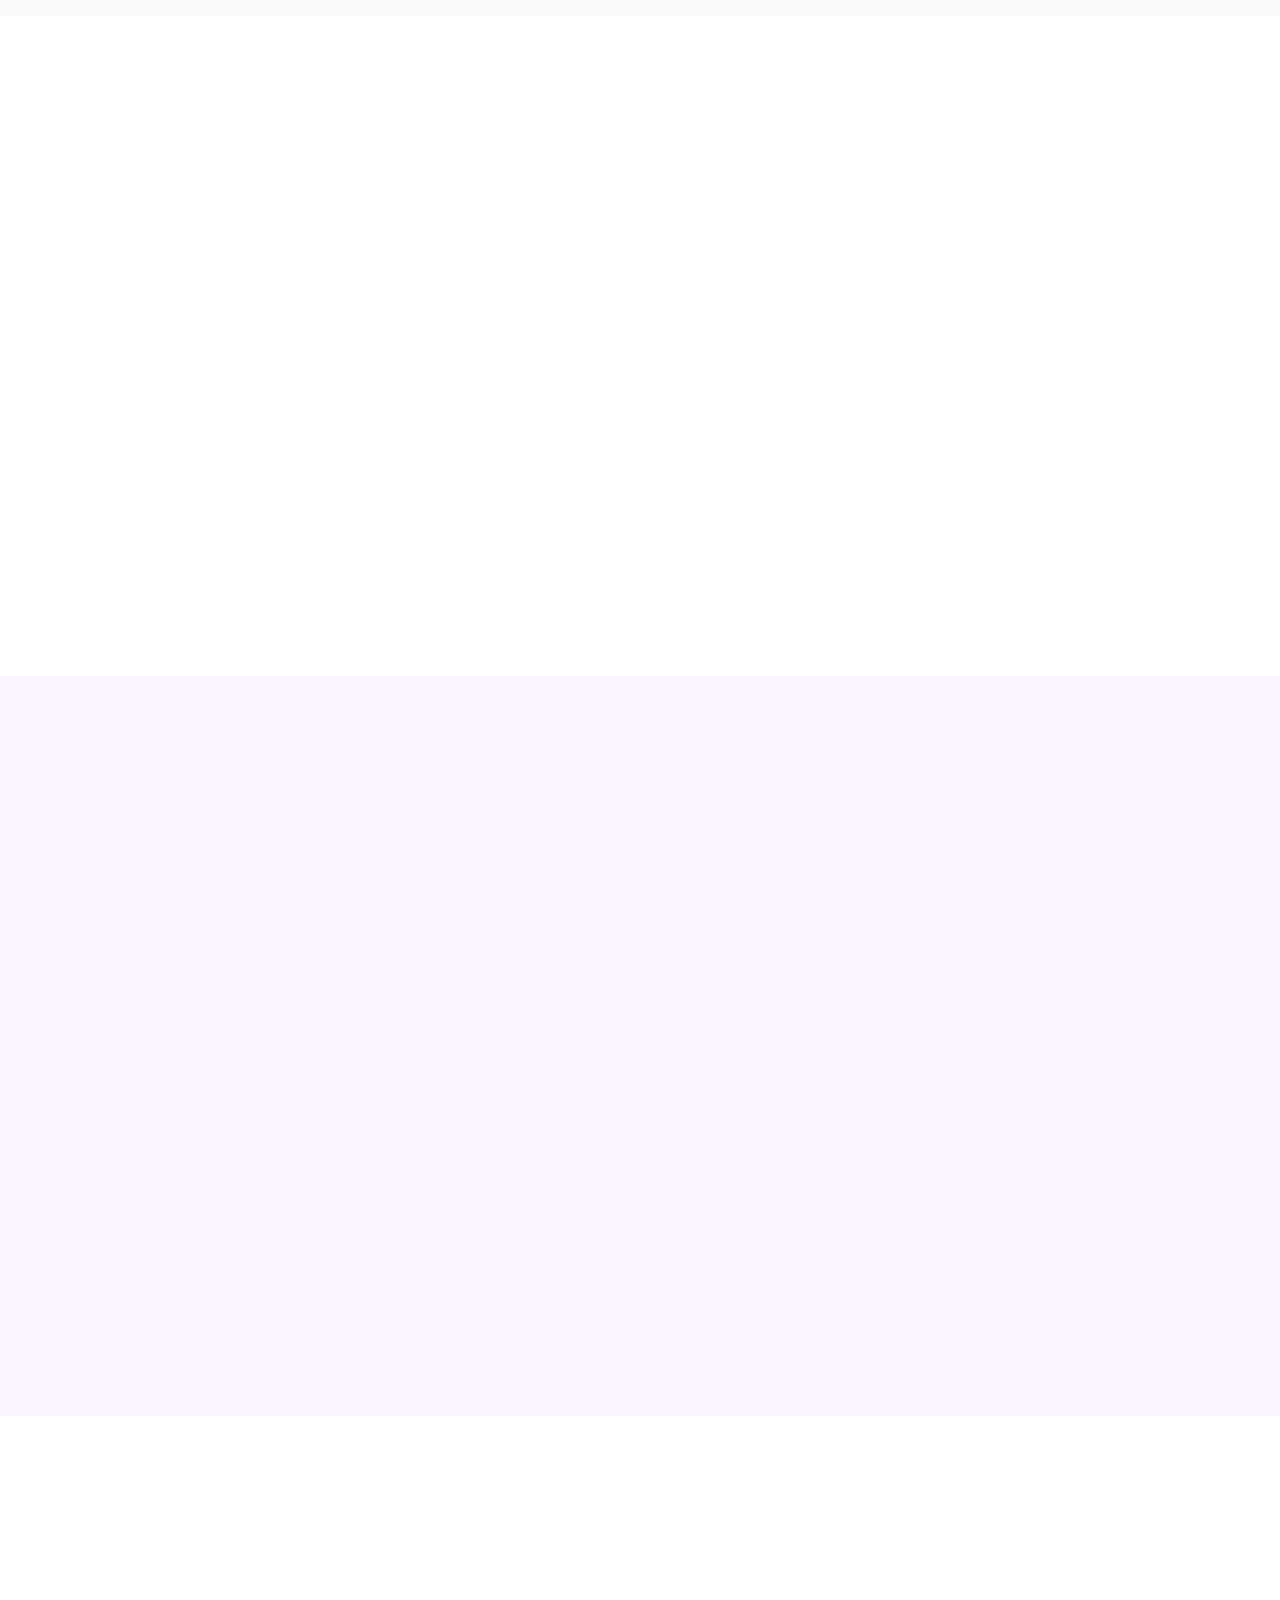
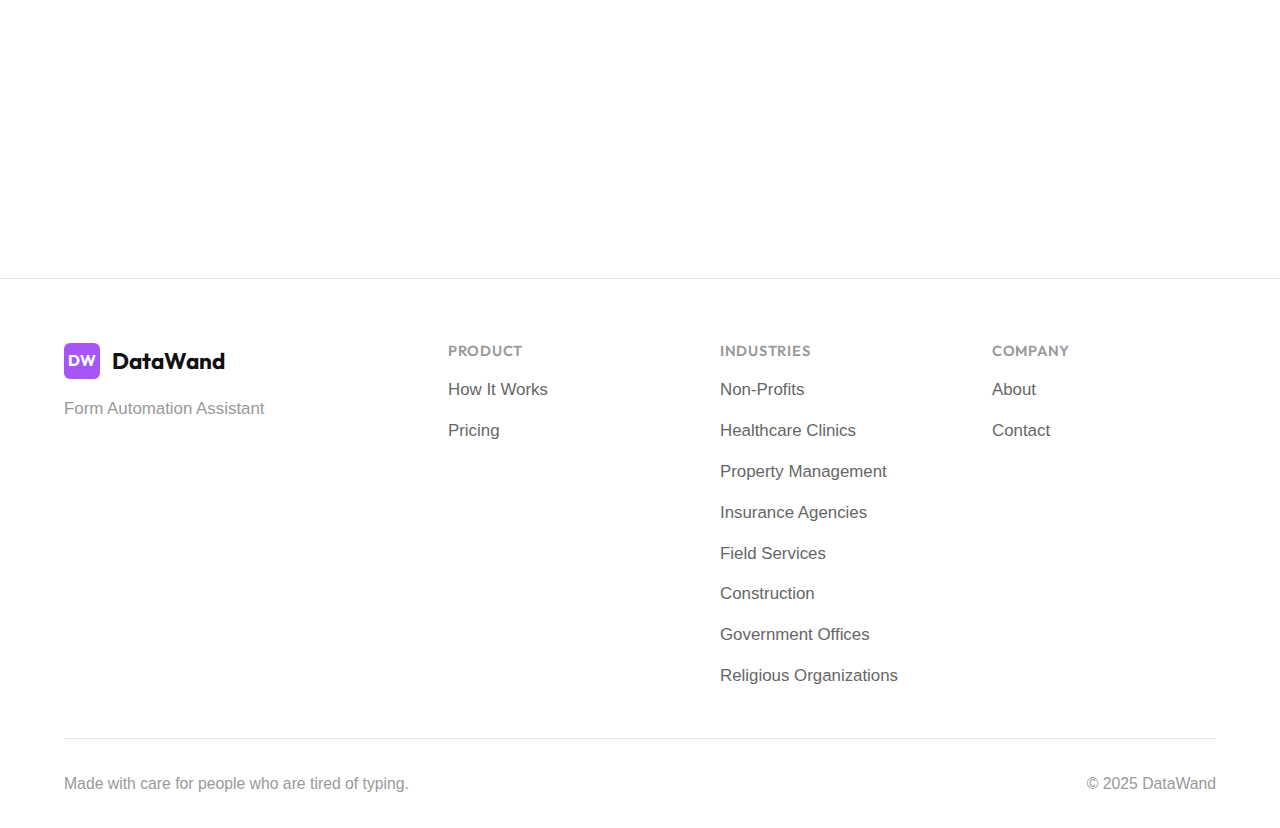
<file: how-it-works.html>
<!DOCTYPE html>
<html lang="en">
<head>
    <meta charset="UTF-8">
    <meta name="viewport" content="width=device-width, initial-scale=1.0">
    <title>How It Works — DataWand</title>
    <meta name="description" content="Set up DataWand in 2 minutes. Snap a photo of any paper form, and watch your web forms fill themselves. Step-by-step walkthrough.">
    <link rel="icon" href="assets/icon-128.png" type="image/png">
    <link rel="preconnect" href="https://fonts.googleapis.com">
    <link rel="preconnect" href="https://fonts.gstatic.com" crossorigin>
    <link href="https://fonts.googleapis.com/css2?family=Outfit:wght@400;500;600;700&display=swap" rel="stylesheet">
    <link rel="stylesheet" href="styles.css">
</head>
<body>
    <a href="#main" class="skip-link">Skip to content</a>

    <!-- Navigation -->
    <nav class="nav" role="navigation" aria-label="Main navigation">
        <div class="nav-inner">
            <a href="/" class="nav-brand" aria-label="DataWand home">
                <div class="nav-monogram">DW</div>
                <span class="nav-wordmark">DataWand</span>
            </a>
            <div class="nav-links">
                <a href="/how-it-works" class="nav-link active">How It Works</a>
                <div class="nav-dropdown">
                    <button class="nav-dropdown-trigger" aria-expanded="false" aria-haspopup="true">
                        Use Cases
                        <svg xmlns="http://www.w3.org/2000/svg" viewBox="0 0 24 24" fill="none" stroke="currentColor" stroke-width="2" stroke-linecap="round" stroke-linejoin="round"><polyline points="6 9 12 15 18 9"/></svg>
                    </button>
                    <div class="nav-dropdown-menu" role="menu">
                        <a href="/use-cases/non-profits" class="nav-dropdown-item" role="menuitem">Non-Profits</a>
                        <a href="/use-cases/healthcare-clinics" class="nav-dropdown-item" role="menuitem">Healthcare Clinics</a>
                        <a href="/use-cases/property-management" class="nav-dropdown-item" role="menuitem">Property Management</a>
                        <a href="/use-cases/insurance-agencies" class="nav-dropdown-item" role="menuitem">Insurance Agencies</a>
                        <a href="/use-cases/field-services" class="nav-dropdown-item" role="menuitem">Field Services</a>
                        <a href="/use-cases/construction" class="nav-dropdown-item" role="menuitem">Construction</a>
                        <a href="/use-cases/government" class="nav-dropdown-item" role="menuitem">Government Offices</a>
                        <a href="/use-cases/religious-organizations" class="nav-dropdown-item" role="menuitem">Religious Organizations</a>
                    </div>
                </div>
                <a href="/pricing" class="nav-link">Pricing</a>
                <a href="/about" class="nav-link">About</a>
            </div>
            <div class="nav-actions">
                <button class="theme-toggle" aria-label="Toggle dark mode">
                    <svg xmlns="http://www.w3.org/2000/svg" viewBox="0 0 24 24" fill="none" stroke="currentColor" stroke-width="2" stroke-linecap="round" stroke-linejoin="round"><path d="M21 12.79A9 9 0 1 1 11.21 3 7 7 0 0 0 21 12.79z"/></svg>
                </button>
                <a href="/pricing" class="btn btn-primary btn-sm">Get Started</a>
                <button class="nav-hamburger" aria-label="Open menu" aria-expanded="false">
                    <span></span>
                    <span></span>
                    <span></span>
                </button>
            </div>
        </div>
    </nav>

    <!-- Mobile Menu -->
    <div class="mobile-menu" role="dialog" aria-label="Mobile navigation">
        <div class="mobile-menu-links">
            <a href="/how-it-works" class="mobile-menu-link">How It Works</a>
            <a href="/pricing" class="mobile-menu-link">Pricing</a>
            <a href="/about" class="mobile-menu-link">About</a>
            <div class="mobile-menu-group-title">Use Cases</div>
            <a href="/use-cases/non-profits" class="mobile-menu-sublink">Non-Profits</a>
            <a href="/use-cases/healthcare-clinics" class="mobile-menu-sublink">Healthcare Clinics</a>
            <a href="/use-cases/property-management" class="mobile-menu-sublink">Property Management</a>
            <a href="/use-cases/insurance-agencies" class="mobile-menu-sublink">Insurance Agencies</a>
            <a href="/use-cases/field-services" class="mobile-menu-sublink">Field Services</a>
            <a href="/use-cases/construction" class="mobile-menu-sublink">Construction</a>
            <a href="/use-cases/government" class="mobile-menu-sublink">Government Offices</a>
            <a href="/use-cases/religious-organizations" class="mobile-menu-sublink">Religious Organizations</a>
            <div class="mobile-menu-cta">
                <a href="/pricing" class="btn btn-primary btn-lg" style="width:100%;">Get Started</a>
            </div>
        </div>
    </div>

    <main id="main">

        <!-- Page Hero -->
        <section class="page-hero">
            <div class="hero-bg" aria-hidden="true"></div>
            <div class="container">
                <div class="page-hero-content">
                    <h1>How DataWand Works</h1>
                    <p>From paper to digital in seconds. No training. No learning curve. Just point, snap, and fill.</p>
                </div>
            </div>
        </section>

        <!-- Step 1: Set Up -->
        <section class="hiw-section">
            <div class="container">
                <div class="hiw-content fade-up">
                    <div class="hiw-text">
                        <div class="hiw-number">1</div>
                        <h2>Set Up in 2 Minutes</h2>
                        <p>No IT department needed. No complicated setup. If you can install an app, you can set up DataWand.</p>
                        <div class="hiw-steps-list">
                            <div class="hiw-step-item">
                                <div class="hiw-step-num">1</div>
                                <div class="hiw-step-text">Install the DataWand app on your iPhone.</div>
                            </div>
                            <div class="hiw-step-item">
                                <div class="hiw-step-num">2</div>
                                <div class="hiw-step-text">Add the DataWand extension to Chrome.</div>
                            </div>
                            <div class="hiw-step-item">
                                <div class="hiw-step-num">3</div>
                                <div class="hiw-step-text">They find each other automatically on your WiFi.</div>
                            </div>
                        </div>
                    </div>
                    <div class="hiw-visual">
                        <div class="hiw-visual-icon">
                            <svg xmlns="http://www.w3.org/2000/svg" viewBox="0 0 24 24" fill="none" stroke="currentColor" stroke-width="1.5" stroke-linecap="round" stroke-linejoin="round" width="80" height="80"><rect x="5" y="2" width="14" height="20" rx="2" ry="2"/><line x1="12" y1="18" x2="12.01" y2="18"/></svg>
                        </div>
                    </div>
                </div>
            </div>
        </section>

        <!-- Step 2: Create Template -->
        <section class="hiw-section section-alt">
            <div class="container">
                <div class="hiw-content reverse fade-up">
                    <div class="hiw-text">
                        <div class="hiw-number">2</div>
                        <h2>Create a Template (One Time)</h2>
                        <p>Tell DataWand which fields your form has. You only do this once per form type — then it remembers forever.</p>
                        <div class="hiw-steps-list">
                            <div class="hiw-step-item">
                                <div class="hiw-step-num">1</div>
                                <div class="hiw-step-text">Open the form you normally fill out on your computer.</div>
                            </div>
                            <div class="hiw-step-item">
                                <div class="hiw-step-num">2</div>
                                <div class="hiw-step-text">DataWand detects the fields automatically.</div>
                            </div>
                            <div class="hiw-step-item">
                                <div class="hiw-step-num">3</div>
                                <div class="hiw-step-text">Review and adjust if needed.</div>
                            </div>
                            <div class="hiw-step-item">
                                <div class="hiw-step-num">4</div>
                                <div class="hiw-step-text">Save — you never do this again for this form type.</div>
                            </div>
                        </div>
                    </div>
                    <div class="hiw-visual">
                        <div class="hiw-visual-icon">
                            <svg xmlns="http://www.w3.org/2000/svg" viewBox="0 0 24 24" fill="none" stroke="currentColor" stroke-width="1.5" stroke-linecap="round" stroke-linejoin="round" width="80" height="80"><path d="M14 2H6a2 2 0 0 0-2 2v16a2 2 0 0 0 2 2h12a2 2 0 0 0 2-2V8z"/><polyline points="14 2 14 8 20 8"/><line x1="16" y1="13" x2="8" y2="13"/><line x1="16" y1="17" x2="8" y2="17"/><polyline points="10 9 9 9 8 9"/></svg>
                        </div>
                    </div>
                </div>
            </div>
        </section>

        <!-- Step 3: Process Forms -->
        <section class="hiw-section">
            <div class="container">
                <div class="hiw-content fade-up">
                    <div class="hiw-text">
                        <div class="hiw-number">3</div>
                        <h2>Process Forms in Seconds</h2>
                        <p>This is the part where the magic happens. Every single time.</p>
                        <div class="hiw-steps-list">
                            <div class="hiw-step-item">
                                <div class="hiw-step-num">1</div>
                                <div class="hiw-step-text">Snap a photo of the filled-out paper form.</div>
                            </div>
                            <div class="hiw-step-item">
                                <div class="hiw-step-num">2</div>
                                <div class="hiw-step-text">DataWand reads every field instantly, right on your phone.</div>
                            </div>
                            <div class="hiw-step-item">
                                <div class="hiw-step-num">3</div>
                                <div class="hiw-step-text">Review the results, edit anything if needed.</div>
                            </div>
                            <div class="hiw-step-item">
                                <div class="hiw-step-num">4</div>
                                <div class="hiw-step-text">Click "Fill" — your web form or Google Sheet populates automatically.</div>
                            </div>
                        </div>
                    </div>
                    <div class="hiw-visual">
                        <div class="hiw-visual-icon">
                            <svg xmlns="http://www.w3.org/2000/svg" viewBox="0 0 24 24" fill="none" stroke="currentColor" stroke-width="1.5" stroke-linecap="round" stroke-linejoin="round" width="80" height="80"><path d="M15 4V2"/><path d="M15 16v-2"/><path d="M8 9h2"/><path d="M20 9h2"/><path d="M17.8 11.8 19 13"/><path d="M15 9h0"/><path d="M17.8 6.2 19 5"/><path d="m3 21 9-9"/><path d="M12.2 6.2 11 5"/></svg>
                        </div>
                    </div>
                </div>
            </div>
        </section>

        <!-- The Math -->
        <section class="section section-purple">
            <div class="container">
                <div class="section-header fade-up">
                    <h2>The Math</h2>
                    <p>See how much time and money DataWand saves.</p>
                </div>
                <div class="fade-up">
                    <table class="comparison-table">
                        <thead>
                            <tr>
                                <th></th>
                                <th>Without DataWand</th>
                                <th>With DataWand</th>
                            </tr>
                        </thead>
                        <tbody>
                            <tr>
                                <td>Per form</td>
                                <td class="without">~6 minutes</td>
                                <td class="with">~30 seconds</td>
                            </tr>
                            <tr>
                                <td>20 forms/day</td>
                                <td class="without">2 hours</td>
                                <td class="with">10 minutes</td>
                            </tr>
                            <tr>
                                <td>Per week</td>
                                <td class="without">10 hours</td>
                                <td class="with">~1 hour</td>
                            </tr>
                            <tr>
                                <td>Annual cost</td>
                                <td class="without">$15,000+ in labor</td>
                                <td class="with">$60/year ($5/mo)</td>
                            </tr>
                        </tbody>
                    </table>
                    <p class="comparison-result">That's a 96% reduction in data entry time.</p>
                </div>
            </div>
        </section>

        <!-- CTA -->
        <section class="section">
            <div class="container">
                <div class="cta-section fade-up">
                    <h2>Ready to save hours every day?</h2>
                    <a href="/pricing" class="btn btn-primary btn-lg">Get Started for $5/month</a>
                </div>
            </div>
        </section>

    </main>

    <!-- Footer -->
    <footer class="footer" role="contentinfo">
        <div class="container">
            <div class="footer-grid">
                <div class="footer-brand">
                    <a href="/" class="nav-brand">
                        <div class="nav-monogram">DW</div>
                        <span class="nav-wordmark">DataWand</span>
                    </a>
                    <p class="footer-tagline">Form Automation Assistant</p>
                </div>
                <div class="footer-column">
                    <h4>Product</h4>
                    <ul>
                        <li><a href="/how-it-works">How It Works</a></li>
                        <li><a href="/pricing">Pricing</a></li>
                    </ul>
                </div>
                <div class="footer-column">
                    <h4>Industries</h4>
                    <ul>
                        <li><a href="/use-cases/non-profits">Non-Profits</a></li>
                        <li><a href="/use-cases/healthcare-clinics">Healthcare Clinics</a></li>
                        <li><a href="/use-cases/property-management">Property Management</a></li>
                        <li><a href="/use-cases/insurance-agencies">Insurance Agencies</a></li>
                        <li><a href="/use-cases/field-services">Field Services</a></li>
                        <li><a href="/use-cases/construction">Construction</a></li>
                        <li><a href="/use-cases/government">Government Offices</a></li>
                        <li><a href="/use-cases/religious-organizations">Religious Organizations</a></li>
                    </ul>
                </div>
                <div class="footer-column">
                    <h4>Company</h4>
                    <ul>
                        <li><a href="/about">About</a></li>
                        <li><a href="/about#contact">Contact</a></li>
                    </ul>
                </div>
            </div>
            <div class="footer-bottom">
                <span>Made with care for people who are tired of typing.</span>
                <span>&copy; 2025 DataWand</span>
            </div>
        </div>
    </footer>

    <script src="script.js"></script>
</body>
</html>
</file>
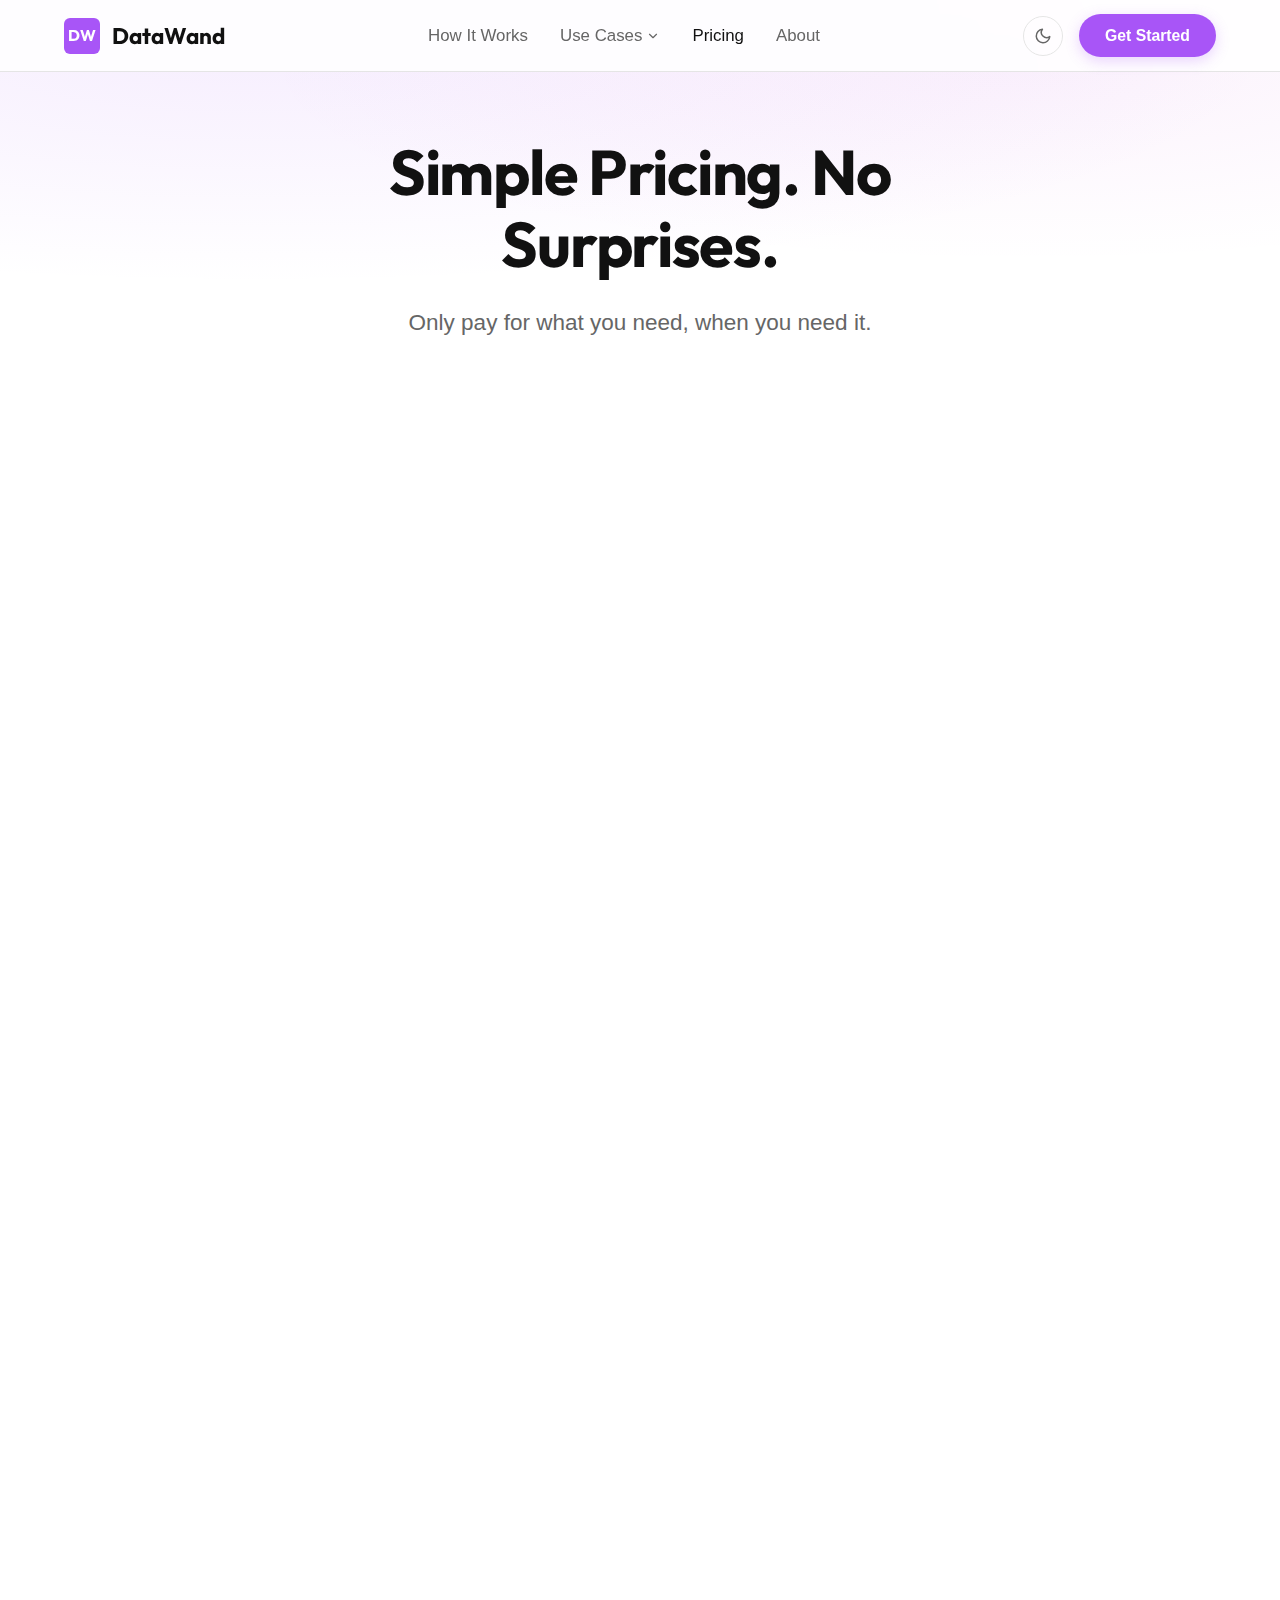
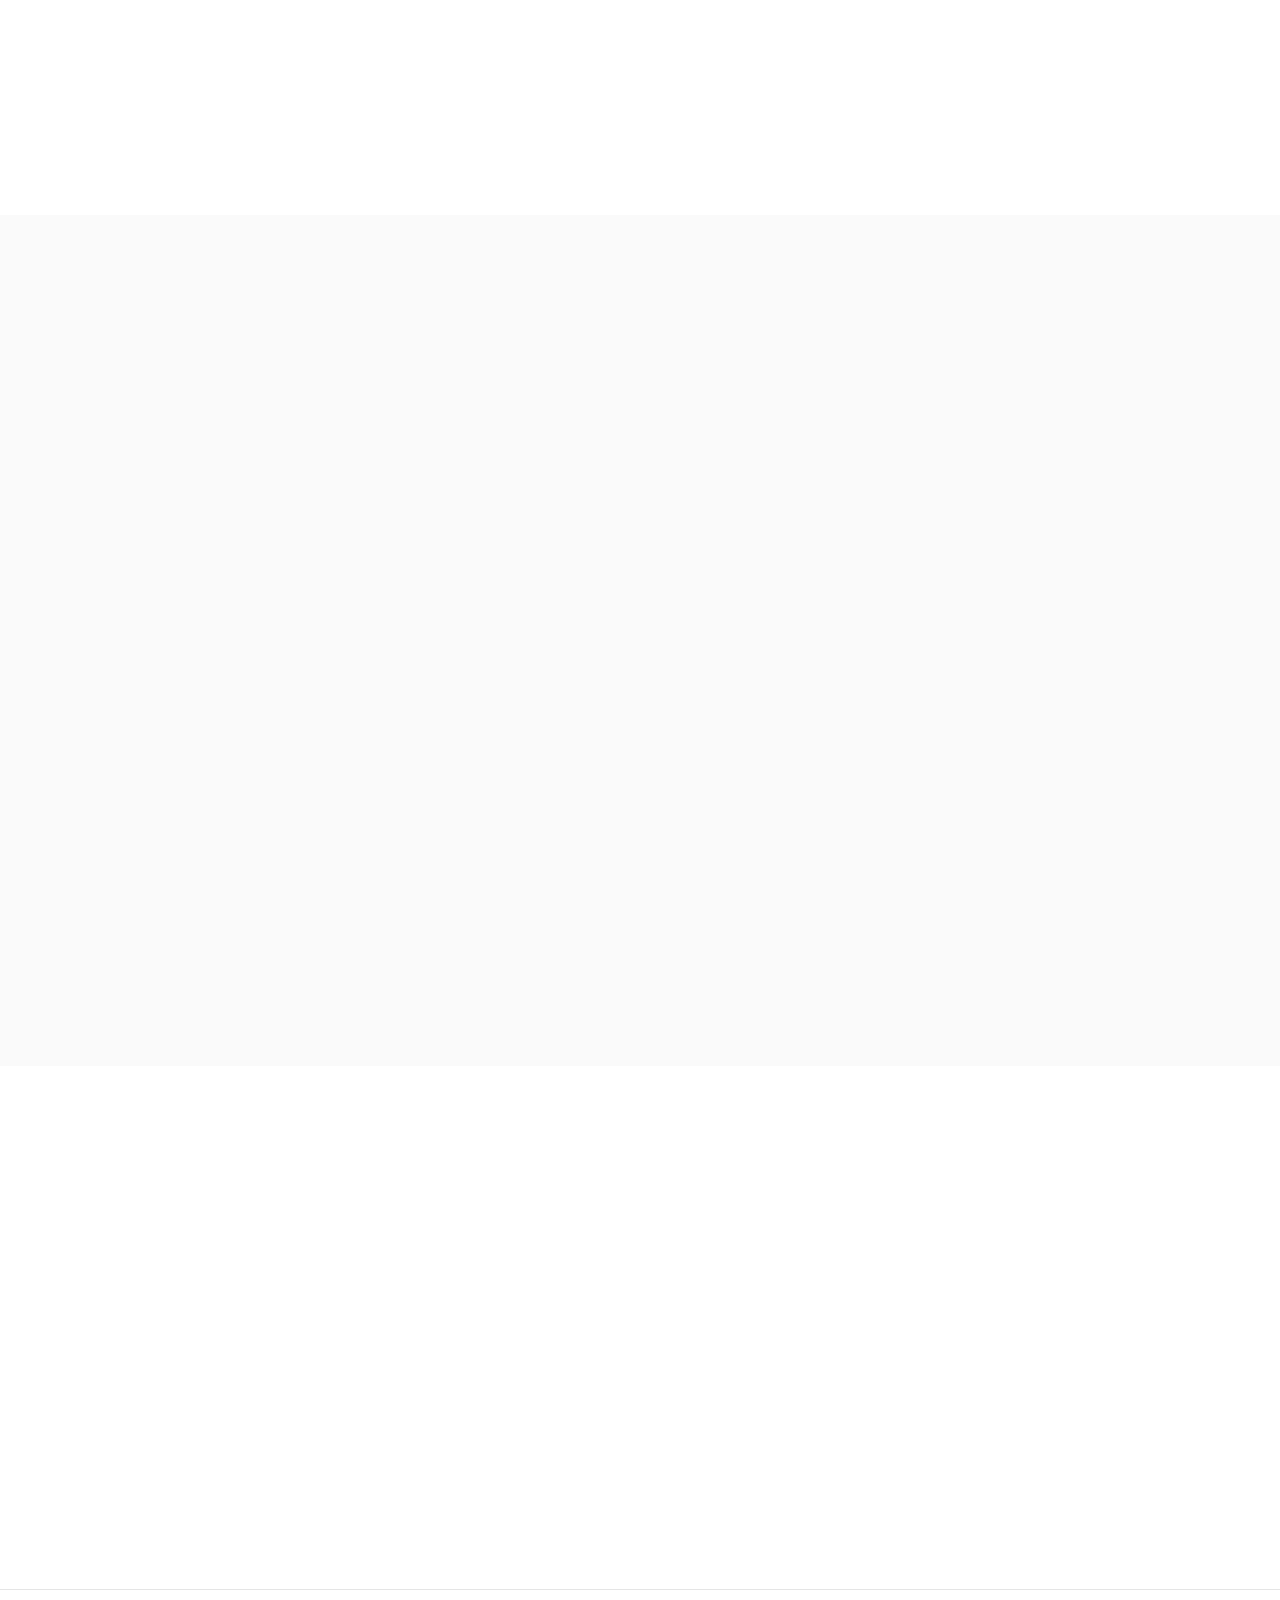
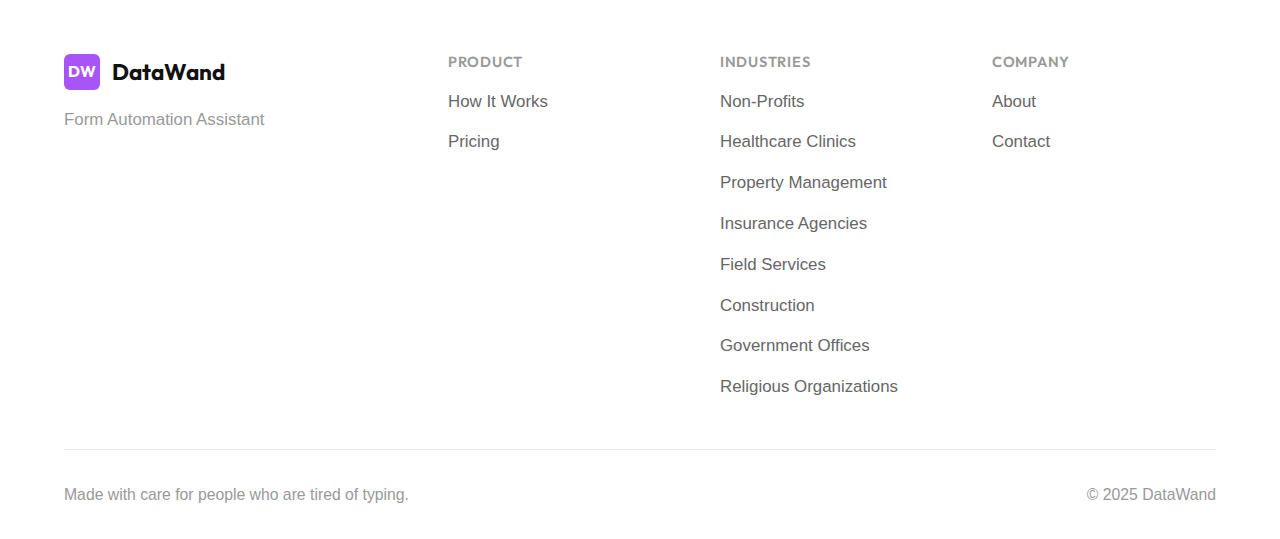
<file: pricing.html>
<!DOCTYPE html>
<html lang="en">
<head>
    <meta charset="UTF-8">
    <meta name="viewport" content="width=device-width, initial-scale=1.0">
    <title>Pricing — DataWand</title>
    <meta name="description" content="DataWand is $5/month per user. iPhone app, Chrome extension, unlimited templates, on-device OCR, all future updates. No surprises.">
    <link rel="icon" href="assets/icon-128.png" type="image/png">
    <link rel="preconnect" href="https://fonts.googleapis.com">
    <link rel="preconnect" href="https://fonts.gstatic.com" crossorigin>
    <link href="https://fonts.googleapis.com/css2?family=Outfit:wght@400;500;600;700&display=swap" rel="stylesheet">
    <link rel="stylesheet" href="styles.css">
</head>
<body>
    <a href="#main" class="skip-link">Skip to content</a>

    <!-- Navigation -->
    <nav class="nav" role="navigation" aria-label="Main navigation">
        <div class="nav-inner">
            <a href="/" class="nav-brand" aria-label="DataWand home">
                <div class="nav-monogram">DW</div>
                <span class="nav-wordmark">DataWand</span>
            </a>
            <div class="nav-links">
                <a href="/how-it-works" class="nav-link">How It Works</a>
                <div class="nav-dropdown">
                    <button class="nav-dropdown-trigger" aria-expanded="false" aria-haspopup="true">
                        Use Cases
                        <svg xmlns="http://www.w3.org/2000/svg" viewBox="0 0 24 24" fill="none" stroke="currentColor" stroke-width="2" stroke-linecap="round" stroke-linejoin="round"><polyline points="6 9 12 15 18 9"/></svg>
                    </button>
                    <div class="nav-dropdown-menu" role="menu">
                        <a href="/use-cases/non-profits" class="nav-dropdown-item" role="menuitem">Non-Profits</a>
                        <a href="/use-cases/healthcare-clinics" class="nav-dropdown-item" role="menuitem">Healthcare Clinics</a>
                        <a href="/use-cases/property-management" class="nav-dropdown-item" role="menuitem">Property Management</a>
                        <a href="/use-cases/insurance-agencies" class="nav-dropdown-item" role="menuitem">Insurance Agencies</a>
                        <a href="/use-cases/field-services" class="nav-dropdown-item" role="menuitem">Field Services</a>
                        <a href="/use-cases/construction" class="nav-dropdown-item" role="menuitem">Construction</a>
                        <a href="/use-cases/government" class="nav-dropdown-item" role="menuitem">Government Offices</a>
                        <a href="/use-cases/religious-organizations" class="nav-dropdown-item" role="menuitem">Religious Organizations</a>
                    </div>
                </div>
                <a href="/pricing" class="nav-link active">Pricing</a>
                <a href="/about" class="nav-link">About</a>
            </div>
            <div class="nav-actions">
                <button class="theme-toggle" aria-label="Toggle dark mode">
                    <svg xmlns="http://www.w3.org/2000/svg" viewBox="0 0 24 24" fill="none" stroke="currentColor" stroke-width="2" stroke-linecap="round" stroke-linejoin="round"><path d="M21 12.79A9 9 0 1 1 11.21 3 7 7 0 0 0 21 12.79z"/></svg>
                </button>
                <a href="/pricing" class="btn btn-primary btn-sm">Get Started</a>
                <button class="nav-hamburger" aria-label="Open menu" aria-expanded="false">
                    <span></span>
                    <span></span>
                    <span></span>
                </button>
            </div>
        </div>
    </nav>

    <!-- Mobile Menu -->
    <div class="mobile-menu" role="dialog" aria-label="Mobile navigation">
        <div class="mobile-menu-links">
            <a href="/how-it-works" class="mobile-menu-link">How It Works</a>
            <a href="/pricing" class="mobile-menu-link">Pricing</a>
            <a href="/about" class="mobile-menu-link">About</a>
            <div class="mobile-menu-group-title">Use Cases</div>
            <a href="/use-cases/non-profits" class="mobile-menu-sublink">Non-Profits</a>
            <a href="/use-cases/healthcare-clinics" class="mobile-menu-sublink">Healthcare Clinics</a>
            <a href="/use-cases/property-management" class="mobile-menu-sublink">Property Management</a>
            <a href="/use-cases/insurance-agencies" class="mobile-menu-sublink">Insurance Agencies</a>
            <a href="/use-cases/field-services" class="mobile-menu-sublink">Field Services</a>
            <a href="/use-cases/construction" class="mobile-menu-sublink">Construction</a>
            <a href="/use-cases/government" class="mobile-menu-sublink">Government Offices</a>
            <a href="/use-cases/religious-organizations" class="mobile-menu-sublink">Religious Organizations</a>
            <div class="mobile-menu-cta">
                <a href="/pricing" class="btn btn-primary btn-lg" style="width:100%;">Get Started</a>
            </div>
        </div>
    </div>

    <main id="main">

        <!-- Page Hero -->
        <section class="page-hero">
            <div class="hero-bg" aria-hidden="true"></div>
            <div class="container">
                <div class="page-hero-content">
                    <h1>Simple Pricing. No Surprises.</h1>
                    <p>Only pay for what you need, when you need it.</p>
                </div>
            </div>
        </section>

        <!-- Pricing Card -->
        <section class="section">
            <div class="container">
                <div class="pricing-card-wrapper fade-up">
                    <div class="pricing-card">
                        <div class="pricing-amount">$5</div>
                        <div class="pricing-period">per month, per user</div>
                        <div class="pricing-features">
                            <div class="pricing-feature">
                                <svg xmlns="http://www.w3.org/2000/svg" viewBox="0 0 24 24" fill="none" stroke="currentColor" stroke-width="2.5" stroke-linecap="round" stroke-linejoin="round"><polyline points="20 6 9 17 4 12"/></svg>
                                ~500 filled forms included
                            </div>
                            <div class="pricing-feature">
                                <svg xmlns="http://www.w3.org/2000/svg" viewBox="0 0 24 24" fill="none" stroke="currentColor" stroke-width="2.5" stroke-linecap="round" stroke-linejoin="round"><polyline points="20 6 9 17 4 12"/></svg>
                                iPhone app
                            </div>
                            <div class="pricing-feature">
                                <svg xmlns="http://www.w3.org/2000/svg" viewBox="0 0 24 24" fill="none" stroke="currentColor" stroke-width="2.5" stroke-linecap="round" stroke-linejoin="round"><polyline points="20 6 9 17 4 12"/></svg>
                                Chrome extension
                            </div>
                            <div class="pricing-feature">
                                <svg xmlns="http://www.w3.org/2000/svg" viewBox="0 0 24 24" fill="none" stroke="currentColor" stroke-width="2.5" stroke-linecap="round" stroke-linejoin="round"><polyline points="20 6 9 17 4 12"/></svg>
                                Unlimited form templates
                            </div>
                            <div class="pricing-feature">
                                <svg xmlns="http://www.w3.org/2000/svg" viewBox="0 0 24 24" fill="none" stroke="currentColor" stroke-width="2.5" stroke-linecap="round" stroke-linejoin="round"><polyline points="20 6 9 17 4 12"/></svg>
                                Auto-fill web forms
                            </div>
                            <div class="pricing-feature">
                                <svg xmlns="http://www.w3.org/2000/svg" viewBox="0 0 24 24" fill="none" stroke="currentColor" stroke-width="2.5" stroke-linecap="round" stroke-linejoin="round"><polyline points="20 6 9 17 4 12"/></svg>
                                Export to Google Sheets
                            </div>
                            <div class="pricing-feature">
                                <svg xmlns="http://www.w3.org/2000/svg" viewBox="0 0 24 24" fill="none" stroke="currentColor" stroke-width="2.5" stroke-linecap="round" stroke-linejoin="round"><polyline points="20 6 9 17 4 12"/></svg>
                                On-device OCR (no cloud fees)
                            </div>
                            <div class="pricing-feature">
                                <svg xmlns="http://www.w3.org/2000/svg" viewBox="0 0 24 24" fill="none" stroke="currentColor" stroke-width="2.5" stroke-linecap="round" stroke-linejoin="round"><polyline points="20 6 9 17 4 12"/></svg>
                                All future updates
                            </div>
                        </div>
                        <p style="font-size:0.8125rem; color:var(--text-tertiary); margin: 0 auto var(--space-6);">Exact count varies by form complexity.</p>
                        <a href="#" class="btn btn-primary btn-lg" style="width:100%;">Get Started</a>
                    </div>
                </div>

                <!-- Additional Credits -->
                <div class="pricing-credits fade-up">
                    <h3 style="margin-bottom: var(--space-4);">Need More Forms?</h3>
                    <p>Top up anytime. No commitment, no waste — just add what you need.</p>
                    <div style="display:flex; justify-content:center; gap:var(--space-4); flex-wrap:wrap; margin-top:var(--space-6);">
                        <div style="padding:var(--space-4) var(--space-6); border:1px solid var(--border); border-radius:var(--radius-md); text-align:center; min-width:120px;">
                            <div style="font-family:var(--font-heading); font-weight:700; font-size:1.25rem; color:var(--purple-600);">$1</div>
                            <div style="font-size:0.875rem; color:var(--text-secondary);">~100 forms</div>
                        </div>
                        <div style="padding:var(--space-4) var(--space-6); border:1px solid var(--border); border-radius:var(--radius-md); text-align:center; min-width:120px;">
                            <div style="font-family:var(--font-heading); font-weight:700; font-size:1.25rem; color:var(--purple-600);">$5</div>
                            <div style="font-size:0.875rem; color:var(--text-secondary);">~500 forms</div>
                        </div>
                        <div style="padding:var(--space-4) var(--space-6); border:1px solid var(--border); border-radius:var(--radius-md); text-align:center; min-width:120px;">
                            <div style="font-family:var(--font-heading); font-weight:700; font-size:1.25rem; color:var(--purple-600);">$10</div>
                            <div style="font-size:0.875rem; color:var(--text-secondary);">~1,000 forms</div>
                        </div>
                    </div>
                    <p style="font-size:0.8125rem; color:var(--text-tertiary); margin-top:var(--space-4);">Exact count depends on your form complexity. See average cost based on your specific forms in the app.</p>
                </div>
            </div>
        </section>

        <!-- FAQ -->
        <section class="section section-alt">
            <div class="container">
                <div class="section-header fade-up">
                    <h2>Questions? We've Got Answers.</h2>
                </div>
                <div class="faq-list fade-up">
                    <div class="faq-item">
                        <button class="faq-question" aria-expanded="false">
                            What do I need?
                            <svg xmlns="http://www.w3.org/2000/svg" viewBox="0 0 24 24" fill="none" stroke="currentColor" stroke-width="2" stroke-linecap="round" stroke-linejoin="round"><polyline points="6 9 12 15 18 9"/></svg>
                        </button>
                        <div class="faq-answer" role="region">
                            <div class="faq-answer-inner">An iPhone and Google Chrome on your computer. That's it.</div>
                        </div>
                    </div>
                    <div class="faq-item">
                        <button class="faq-question" aria-expanded="false">
                            Do I need to install anything special?
                            <svg xmlns="http://www.w3.org/2000/svg" viewBox="0 0 24 24" fill="none" stroke="currentColor" stroke-width="2" stroke-linecap="round" stroke-linejoin="round"><polyline points="6 9 12 15 18 9"/></svg>
                        </button>
                        <div class="faq-answer" role="region">
                            <div class="faq-answer-inner">Just the DataWand iPhone app and the Chrome extension. Both install in under a minute.</div>
                        </div>
                    </div>
                    <div class="faq-item">
                        <button class="faq-question" aria-expanded="false">
                            Is my data safe?
                            <svg xmlns="http://www.w3.org/2000/svg" viewBox="0 0 24 24" fill="none" stroke="currentColor" stroke-width="2" stroke-linecap="round" stroke-linejoin="round"><polyline points="6 9 12 15 18 9"/></svg>
                        </button>
                        <div class="faq-answer" role="region">
                            <div class="faq-answer-inner">Yes. All handwriting recognition happens on your iPhone. No cloud servers, no uploads, no third-party processing.</div>
                        </div>
                    </div>
                    <div class="faq-item">
                        <button class="faq-question" aria-expanded="false">
                            What if I need help?
                            <svg xmlns="http://www.w3.org/2000/svg" viewBox="0 0 24 24" fill="none" stroke="currentColor" stroke-width="2" stroke-linecap="round" stroke-linejoin="round"><polyline points="6 9 12 15 18 9"/></svg>
                        </button>
                        <div class="faq-answer" role="region">
                            <div class="faq-answer-inner">Email us anytime. We're real people and we respond fast.</div>
                        </div>
                    </div>
                    <div class="faq-item">
                        <button class="faq-question" aria-expanded="false">
                            Can I cancel anytime?
                            <svg xmlns="http://www.w3.org/2000/svg" viewBox="0 0 24 24" fill="none" stroke="currentColor" stroke-width="2" stroke-linecap="round" stroke-linejoin="round"><polyline points="6 9 12 15 18 9"/></svg>
                        </button>
                        <div class="faq-answer" role="region">
                            <div class="faq-answer-inner">Yes. No contracts, no cancellation fees.</div>
                        </div>
                    </div>
                    <div class="faq-item">
                        <button class="faq-question" aria-expanded="false">
                            Does it work with my software?
                            <svg xmlns="http://www.w3.org/2000/svg" viewBox="0 0 24 24" fill="none" stroke="currentColor" stroke-width="2" stroke-linecap="round" stroke-linejoin="round"><polyline points="6 9 12 15 18 9"/></svg>
                        </button>
                        <div class="faq-answer" role="region">
                            <div class="faq-answer-inner">DataWand works with any web-based form or Google Sheet. If you can open it in Chrome, DataWand can fill it.</div>
                        </div>
                    </div>
                </div>
            </div>
        </section>

        <!-- CTA -->
        <section class="section">
            <div class="container">
                <div class="cta-section fade-up">
                    <h2>Start saving time today.</h2>
                    <a href="#" class="btn btn-primary btn-lg">Get Started for $5/month</a>
                    <div class="cta-links">
                        <a href="/about#contact" class="cta-link">Questions? Talk to us</a>
                    </div>
                </div>
            </div>
        </section>

    </main>

    <!-- Footer -->
    <footer class="footer" role="contentinfo">
        <div class="container">
            <div class="footer-grid">
                <div class="footer-brand">
                    <a href="/" class="nav-brand">
                        <div class="nav-monogram">DW</div>
                        <span class="nav-wordmark">DataWand</span>
                    </a>
                    <p class="footer-tagline">Form Automation Assistant</p>
                </div>
                <div class="footer-column">
                    <h4>Product</h4>
                    <ul>
                        <li><a href="/how-it-works">How It Works</a></li>
                        <li><a href="/pricing">Pricing</a></li>
                    </ul>
                </div>
                <div class="footer-column">
                    <h4>Industries</h4>
                    <ul>
                        <li><a href="/use-cases/non-profits">Non-Profits</a></li>
                        <li><a href="/use-cases/healthcare-clinics">Healthcare Clinics</a></li>
                        <li><a href="/use-cases/property-management">Property Management</a></li>
                        <li><a href="/use-cases/insurance-agencies">Insurance Agencies</a></li>
                        <li><a href="/use-cases/field-services">Field Services</a></li>
                        <li><a href="/use-cases/construction">Construction</a></li>
                        <li><a href="/use-cases/government">Government Offices</a></li>
                        <li><a href="/use-cases/religious-organizations">Religious Organizations</a></li>
                    </ul>
                </div>
                <div class="footer-column">
                    <h4>Company</h4>
                    <ul>
                        <li><a href="/about">About</a></li>
                        <li><a href="/about#contact">Contact</a></li>
                    </ul>
                </div>
            </div>
            <div class="footer-bottom">
                <span>Made with care for people who are tired of typing.</span>
                <span>&copy; 2025 DataWand</span>
            </div>
        </div>
    </footer>

    <script src="script.js"></script>
</body>
</html>
</file>
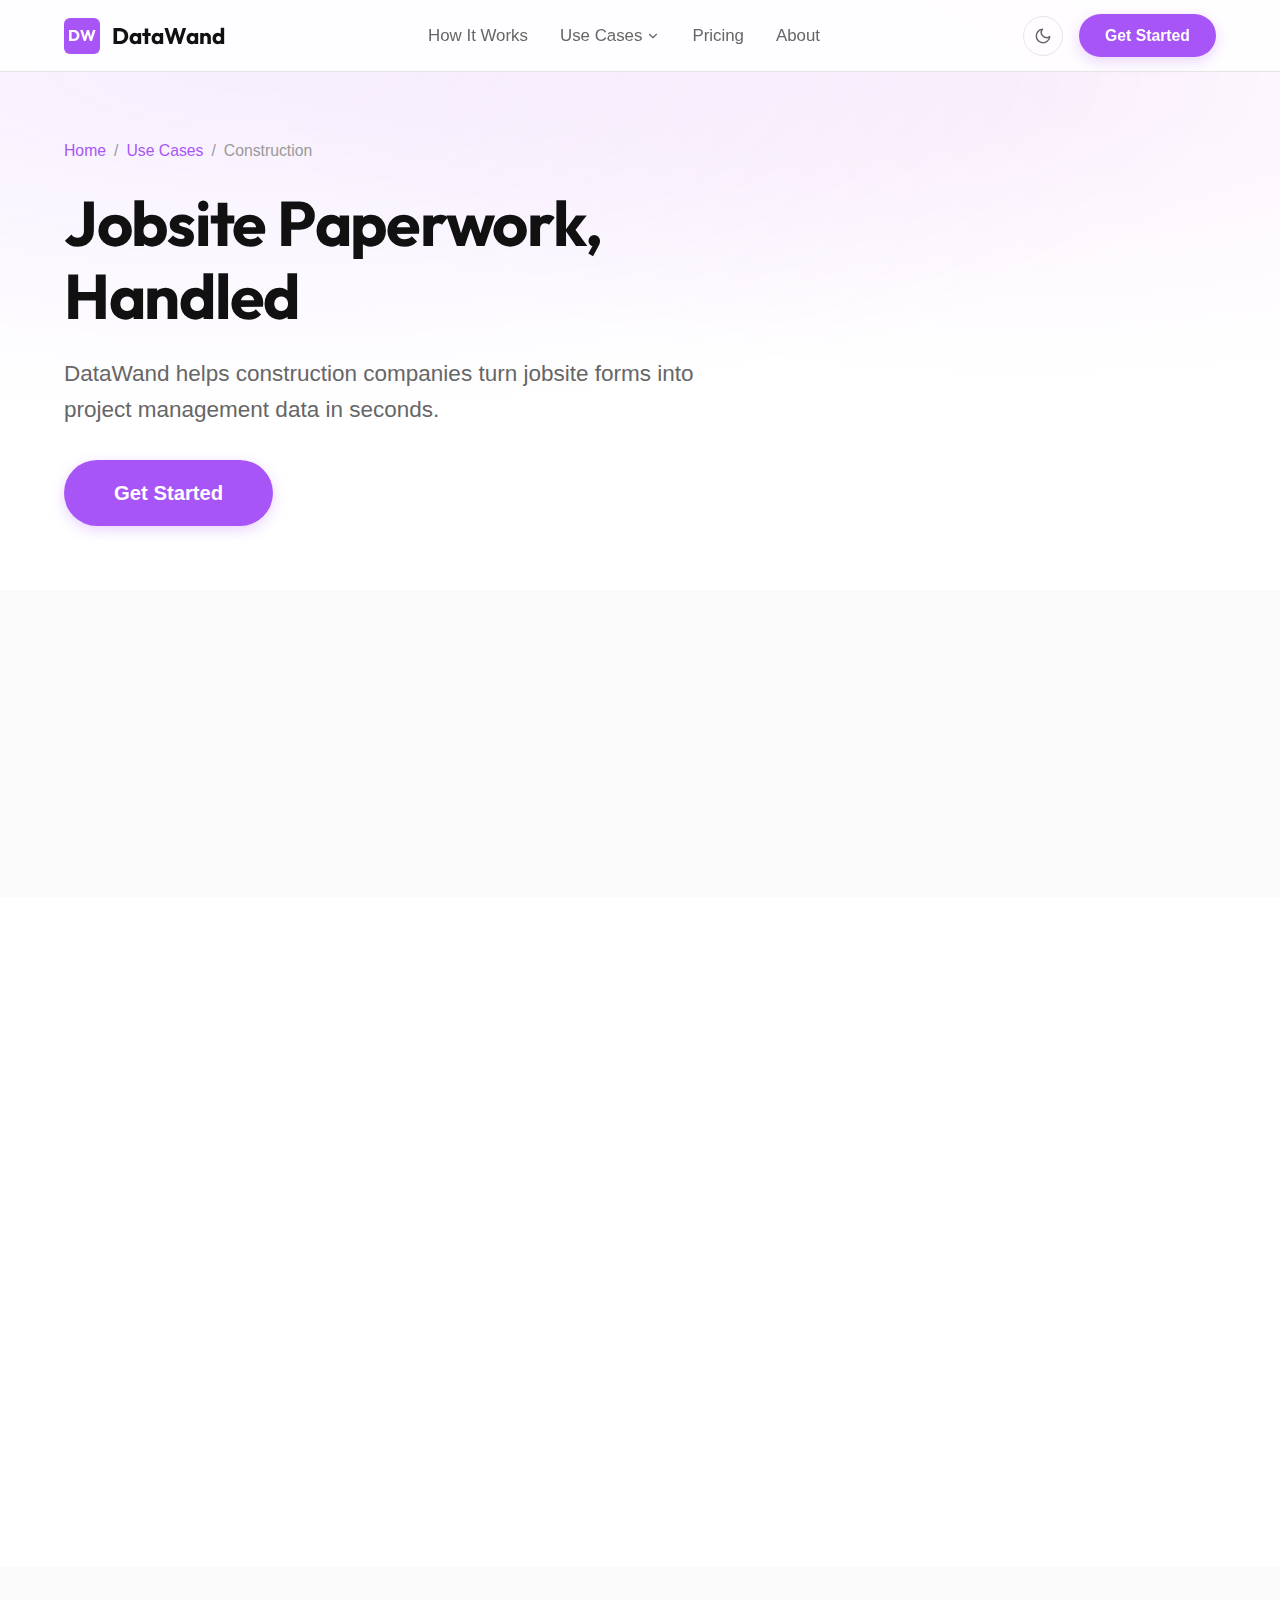
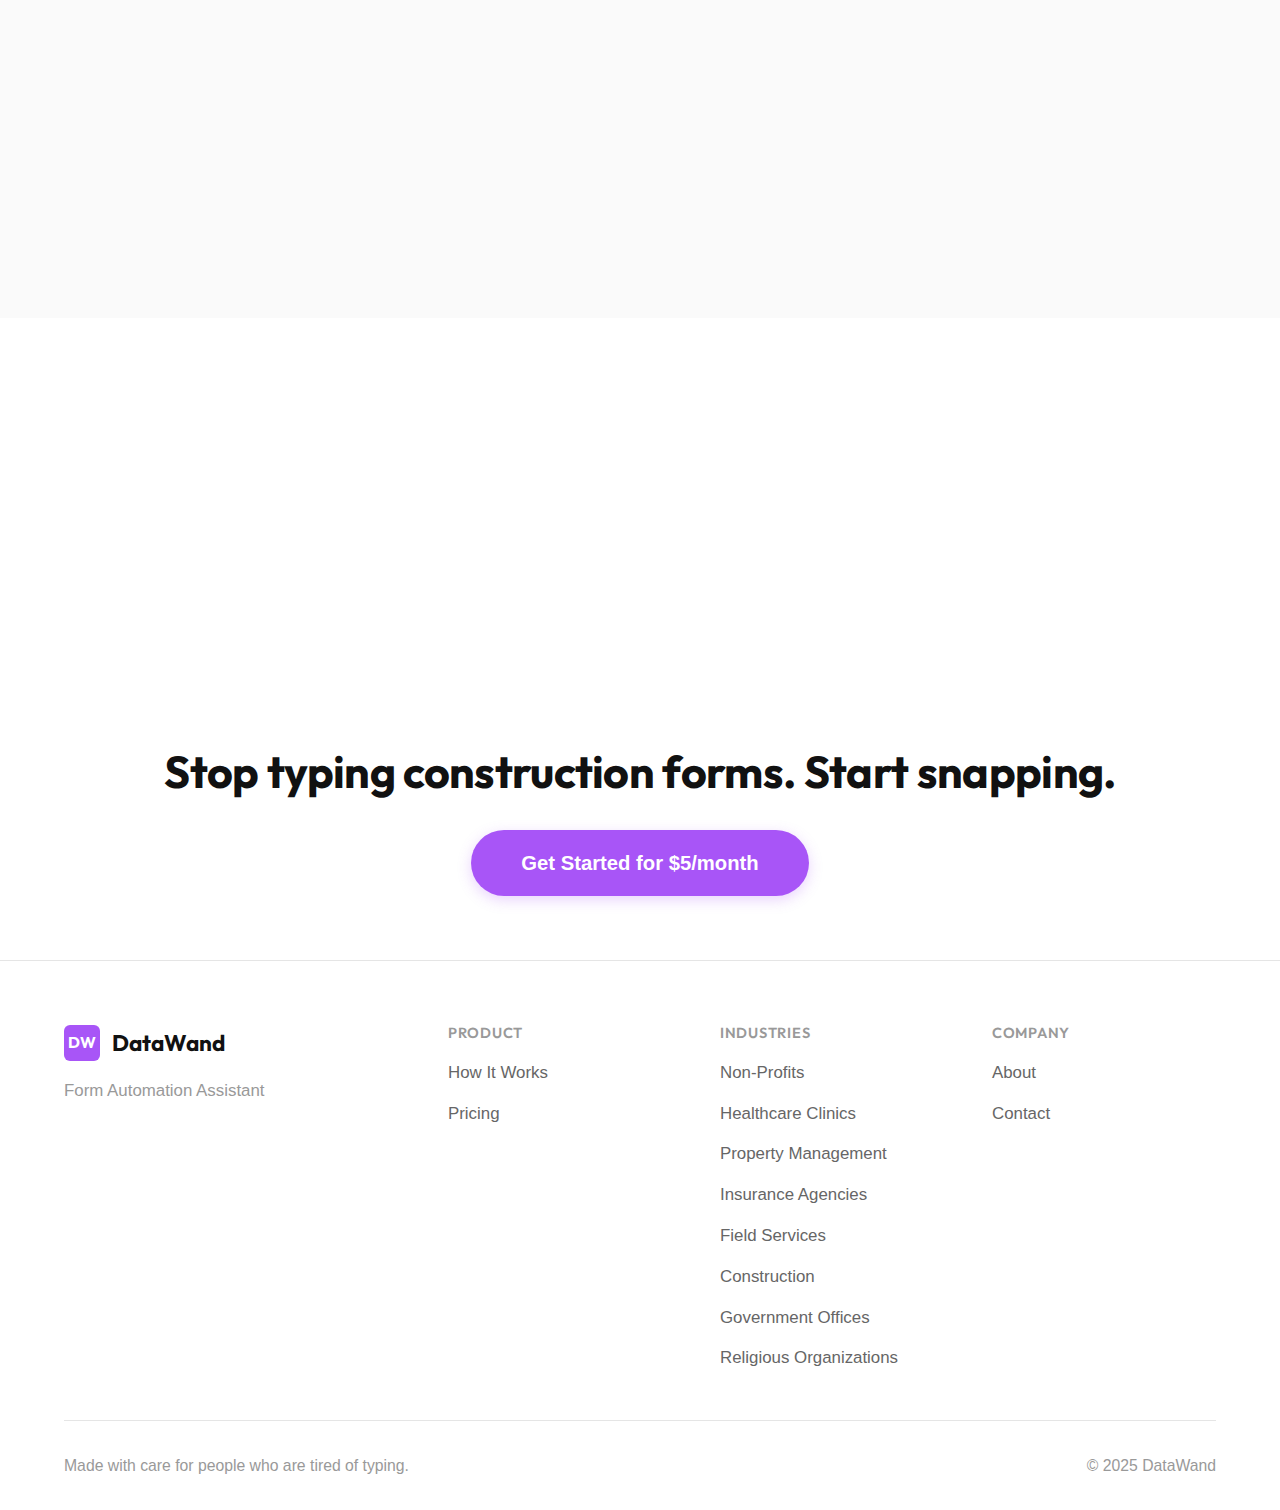
<file: use-cases/construction.html>
<!DOCTYPE html>
<html lang="en">
<head>
    <meta charset="UTF-8">
    <meta name="viewport" content="width=device-width, initial-scale=1.0">
    <title>Construction — DataWand</title>
    <meta name="description" content="Jobsite Paperwork, Handled. DataWand helps construction companies turn jobsite forms into project management data in seconds.">
    <link rel="icon" href="../assets/icon-128.png" type="image/png">
    <link rel="preconnect" href="https://fonts.googleapis.com">
    <link rel="preconnect" href="https://fonts.gstatic.com" crossorigin>
    <link href="https://fonts.googleapis.com/css2?family=Outfit:wght@400;500;600;700&display=swap" rel="stylesheet">
    <link rel="stylesheet" href="../styles.css">
</head>
<body>
    <a href="#main" class="skip-link">Skip to content</a>

    <nav class="nav" role="navigation" aria-label="Main navigation">
        <div class="nav-inner">
            <a href="/" class="nav-brand" aria-label="DataWand home">
                <div class="nav-monogram">DW</div>
                <span class="nav-wordmark">DataWand</span>
            </a>
            <div class="nav-links">
                <a href="/how-it-works" class="nav-link">How It Works</a>
                <div class="nav-dropdown">
                    <button class="nav-dropdown-trigger" aria-expanded="false" aria-haspopup="true">
                        Use Cases
                        <svg xmlns="http://www.w3.org/2000/svg" viewBox="0 0 24 24" fill="none" stroke="currentColor" stroke-width="2" stroke-linecap="round" stroke-linejoin="round"><polyline points="6 9 12 15 18 9"/></svg>
                    </button>
                    <div class="nav-dropdown-menu" role="menu">
                        <a href="/use-cases/non-profits" class="nav-dropdown-item" role="menuitem">Non-Profits</a>
                        <a href="/use-cases/healthcare-clinics" class="nav-dropdown-item" role="menuitem">Healthcare Clinics</a>
                        <a href="/use-cases/property-management" class="nav-dropdown-item" role="menuitem">Property Management</a>
                        <a href="/use-cases/insurance-agencies" class="nav-dropdown-item" role="menuitem">Insurance Agencies</a>
                        <a href="/use-cases/field-services" class="nav-dropdown-item" role="menuitem">Field Services</a>
                        <a href="/use-cases/construction" class="nav-dropdown-item" role="menuitem">Construction</a>
                        <a href="/use-cases/government" class="nav-dropdown-item" role="menuitem">Government Offices</a>
                        <a href="/use-cases/religious-organizations" class="nav-dropdown-item" role="menuitem">Religious Organizations</a>
                    </div>
                </div>
                <a href="/pricing" class="nav-link">Pricing</a>
                <a href="/about" class="nav-link">About</a>
            </div>
            <div class="nav-actions">
                <button class="theme-toggle" aria-label="Toggle dark mode">
                    <svg xmlns="http://www.w3.org/2000/svg" viewBox="0 0 24 24" fill="none" stroke="currentColor" stroke-width="2" stroke-linecap="round" stroke-linejoin="round"><path d="M21 12.79A9 9 0 1 1 11.21 3 7 7 0 0 0 21 12.79z"/></svg>
                </button>
                <a href="/pricing" class="btn btn-primary btn-sm">Get Started</a>
                <button class="nav-hamburger" aria-label="Open menu" aria-expanded="false">
                    <span></span>
                    <span></span>
                    <span></span>
                </button>
            </div>
        </div>
    </nav>

    <div class="mobile-menu" role="dialog" aria-label="Mobile navigation">
        <div class="mobile-menu-links">
            <a href="/how-it-works" class="mobile-menu-link">How It Works</a>
            <a href="/pricing" class="mobile-menu-link">Pricing</a>
            <a href="/about" class="mobile-menu-link">About</a>
            <div class="mobile-menu-group-title">Use Cases</div>
            <a href="/use-cases/non-profits" class="mobile-menu-sublink">Non-Profits</a>
            <a href="/use-cases/healthcare-clinics" class="mobile-menu-sublink">Healthcare Clinics</a>
            <a href="/use-cases/property-management" class="mobile-menu-sublink">Property Management</a>
            <a href="/use-cases/insurance-agencies" class="mobile-menu-sublink">Insurance Agencies</a>
            <a href="/use-cases/field-services" class="mobile-menu-sublink">Field Services</a>
            <a href="/use-cases/construction" class="mobile-menu-sublink">Construction</a>
            <a href="/use-cases/government" class="mobile-menu-sublink">Government Offices</a>
            <a href="/use-cases/religious-organizations" class="mobile-menu-sublink">Religious Organizations</a>
            <div class="mobile-menu-cta">
                <a href="/pricing" class="btn btn-primary btn-lg" style="width:100%;">Get Started</a>
            </div>
        </div>
    </div>

    <main id="main">
        <section class="use-case-hero">
            <div class="hero-bg" aria-hidden="true"></div>
            <div class="container">
                <div class="use-case-hero-content">
                    <div class="use-case-breadcrumb">
                        <a href="/">Home</a> / <a href="/#use-cases">Use Cases</a> / <span>Construction</span>
                    </div>
                    <h1>Jobsite Paperwork, Handled</h1>
                    <p>DataWand helps construction companies turn jobsite forms into project management data in seconds.</p>
                    <a href="/pricing" class="btn btn-primary btn-lg">Get Started</a>
                </div>
            </div>
        </section>

        <section class="problem-section section-alt">
            <div class="container">
                <div class="problem-content fade-up">
                    <h2>The Problem</h2>
                    <p>Daily logs, safety checklists, material requests, and time sheets &mdash; construction runs on paper. Getting that data into project management software is a full-time job.</p>
                </div>
            </div>
        </section>

        <section class="section">
            <div class="container">
                <div class="section-header fade-up">
                    <h2>How DataWand Helps</h2>
                </div>
                <div class="benefits-list fade-up">
                    <div class="benefit-item">
                        <svg class="benefit-icon" xmlns="http://www.w3.org/2000/svg" viewBox="0 0 24 24" fill="none" stroke="currentColor" stroke-width="2.5" stroke-linecap="round" stroke-linejoin="round"><polyline points="20 6 9 17 4 12"/></svg>
                        <span class="benefit-text">Process daily work logs in seconds instead of minutes</span>
                    </div>
                    <div class="benefit-item">
                        <svg class="benefit-icon" xmlns="http://www.w3.org/2000/svg" viewBox="0 0 24 24" fill="none" stroke="currentColor" stroke-width="2.5" stroke-linecap="round" stroke-linejoin="round"><polyline points="20 6 9 17 4 12"/></svg>
                        <span class="benefit-text">Import safety checklists without retyping every field</span>
                    </div>
                    <div class="benefit-item">
                        <svg class="benefit-icon" xmlns="http://www.w3.org/2000/svg" viewBox="0 0 24 24" fill="none" stroke="currentColor" stroke-width="2.5" stroke-linecap="round" stroke-linejoin="round"><polyline points="20 6 9 17 4 12"/></svg>
                        <span class="benefit-text">Handle material requisitions and time sheets instantly</span>
                    </div>
                    <div class="benefit-item">
                        <svg class="benefit-icon" xmlns="http://www.w3.org/2000/svg" viewBox="0 0 24 24" fill="none" stroke="currentColor" stroke-width="2.5" stroke-linecap="round" stroke-linejoin="round"><polyline points="20 6 9 17 4 12"/></svg>
                        <span class="benefit-text">Keep project data up to date without the back-office bottleneck</span>
                    </div>
                </div>
            </div>
        </section>

        <section class="section section-alt">
            <div class="container">
                <div class="section-header fade-up">
                    <h2>Forms You Can Process</h2>
                </div>
                <div class="forms-grid fade-up" style="justify-content:center;">
                    <span class="form-tag">Daily work logs</span>
                    <span class="form-tag">Safety checklists</span>
                    <span class="form-tag">Material requisitions</span>
                    <span class="form-tag">Time sheets</span>
                    <span class="form-tag">Punch lists</span>
                    <span class="form-tag">Change orders</span>
                </div>
            </div>
        </section>

        <section class="section">
            <div class="container" style="display:flex;justify-content:center;">
                <div class="roi-callout fade-up">
                    <p>A project coordinator entering 30+ daily logs and checklists loses half their day to typing.</p>
                </div>
            </div>
        </section>

        <section class="use-case-cta">
            <div class="container">
                <h2>Stop typing construction forms. Start snapping.</h2>
                <a href="/pricing" class="btn btn-primary btn-lg">Get Started for $5/month</a>
            </div>
        </section>
    </main>

    <footer class="footer" role="contentinfo">
        <div class="container">
            <div class="footer-grid">
                <div class="footer-brand">
                    <a href="/" class="nav-brand">
                        <div class="nav-monogram">DW</div>
                        <span class="nav-wordmark">DataWand</span>
                    </a>
                    <p class="footer-tagline">Form Automation Assistant</p>
                </div>
                <div class="footer-column">
                    <h4>Product</h4>
                    <ul>
                        <li><a href="/how-it-works">How It Works</a></li>
                        <li><a href="/pricing">Pricing</a></li>
                    </ul>
                </div>
                <div class="footer-column">
                    <h4>Industries</h4>
                    <ul>
                        <li><a href="/use-cases/non-profits">Non-Profits</a></li>
                        <li><a href="/use-cases/healthcare-clinics">Healthcare Clinics</a></li>
                        <li><a href="/use-cases/property-management">Property Management</a></li>
                        <li><a href="/use-cases/insurance-agencies">Insurance Agencies</a></li>
                        <li><a href="/use-cases/field-services">Field Services</a></li>
                        <li><a href="/use-cases/construction">Construction</a></li>
                        <li><a href="/use-cases/government">Government Offices</a></li>
                        <li><a href="/use-cases/religious-organizations">Religious Organizations</a></li>
                    </ul>
                </div>
                <div class="footer-column">
                    <h4>Company</h4>
                    <ul>
                        <li><a href="/about">About</a></li>
                        <li><a href="/about#contact">Contact</a></li>
                    </ul>
                </div>
            </div>
            <div class="footer-bottom">
                <span>Made with care for people who are tired of typing.</span>
                <span>&copy; 2025 DataWand</span>
            </div>
        </div>
    </footer>

    <script src="../script.js"></script>
</body>
</html>
</file>
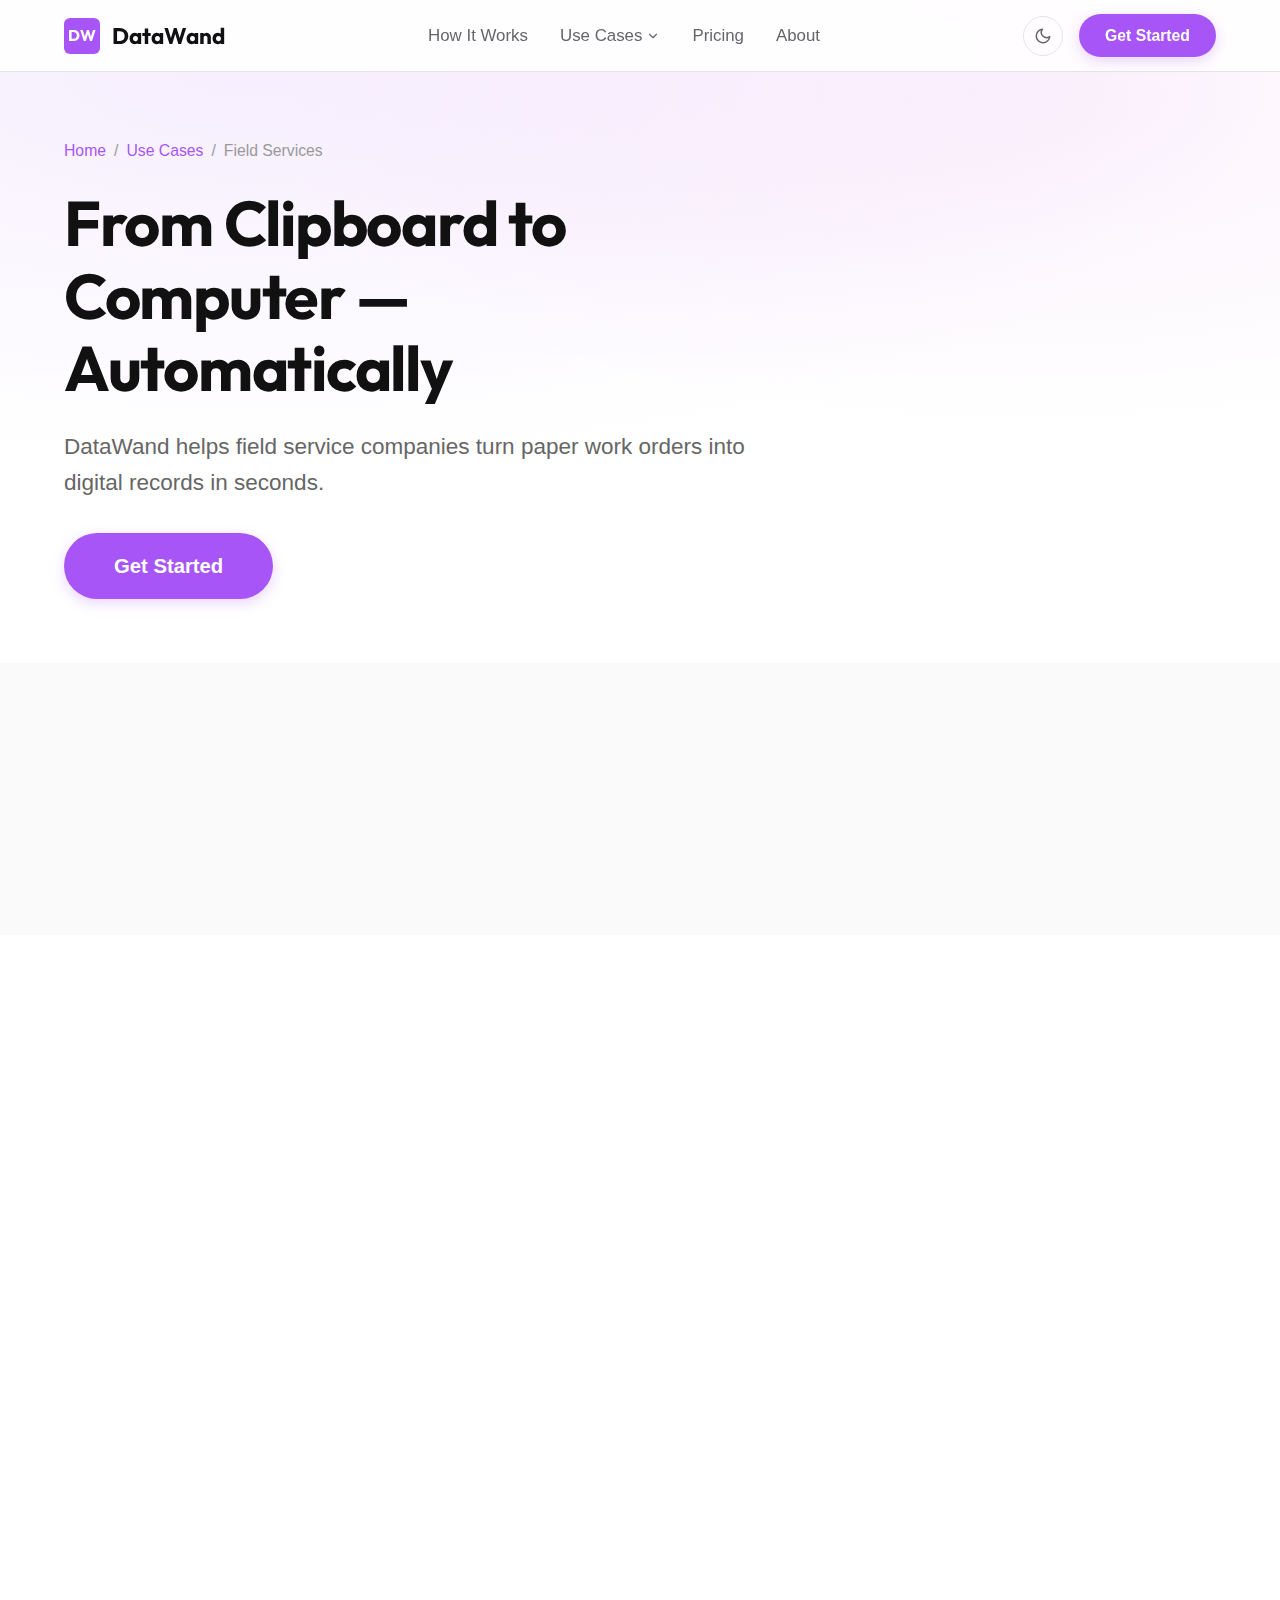
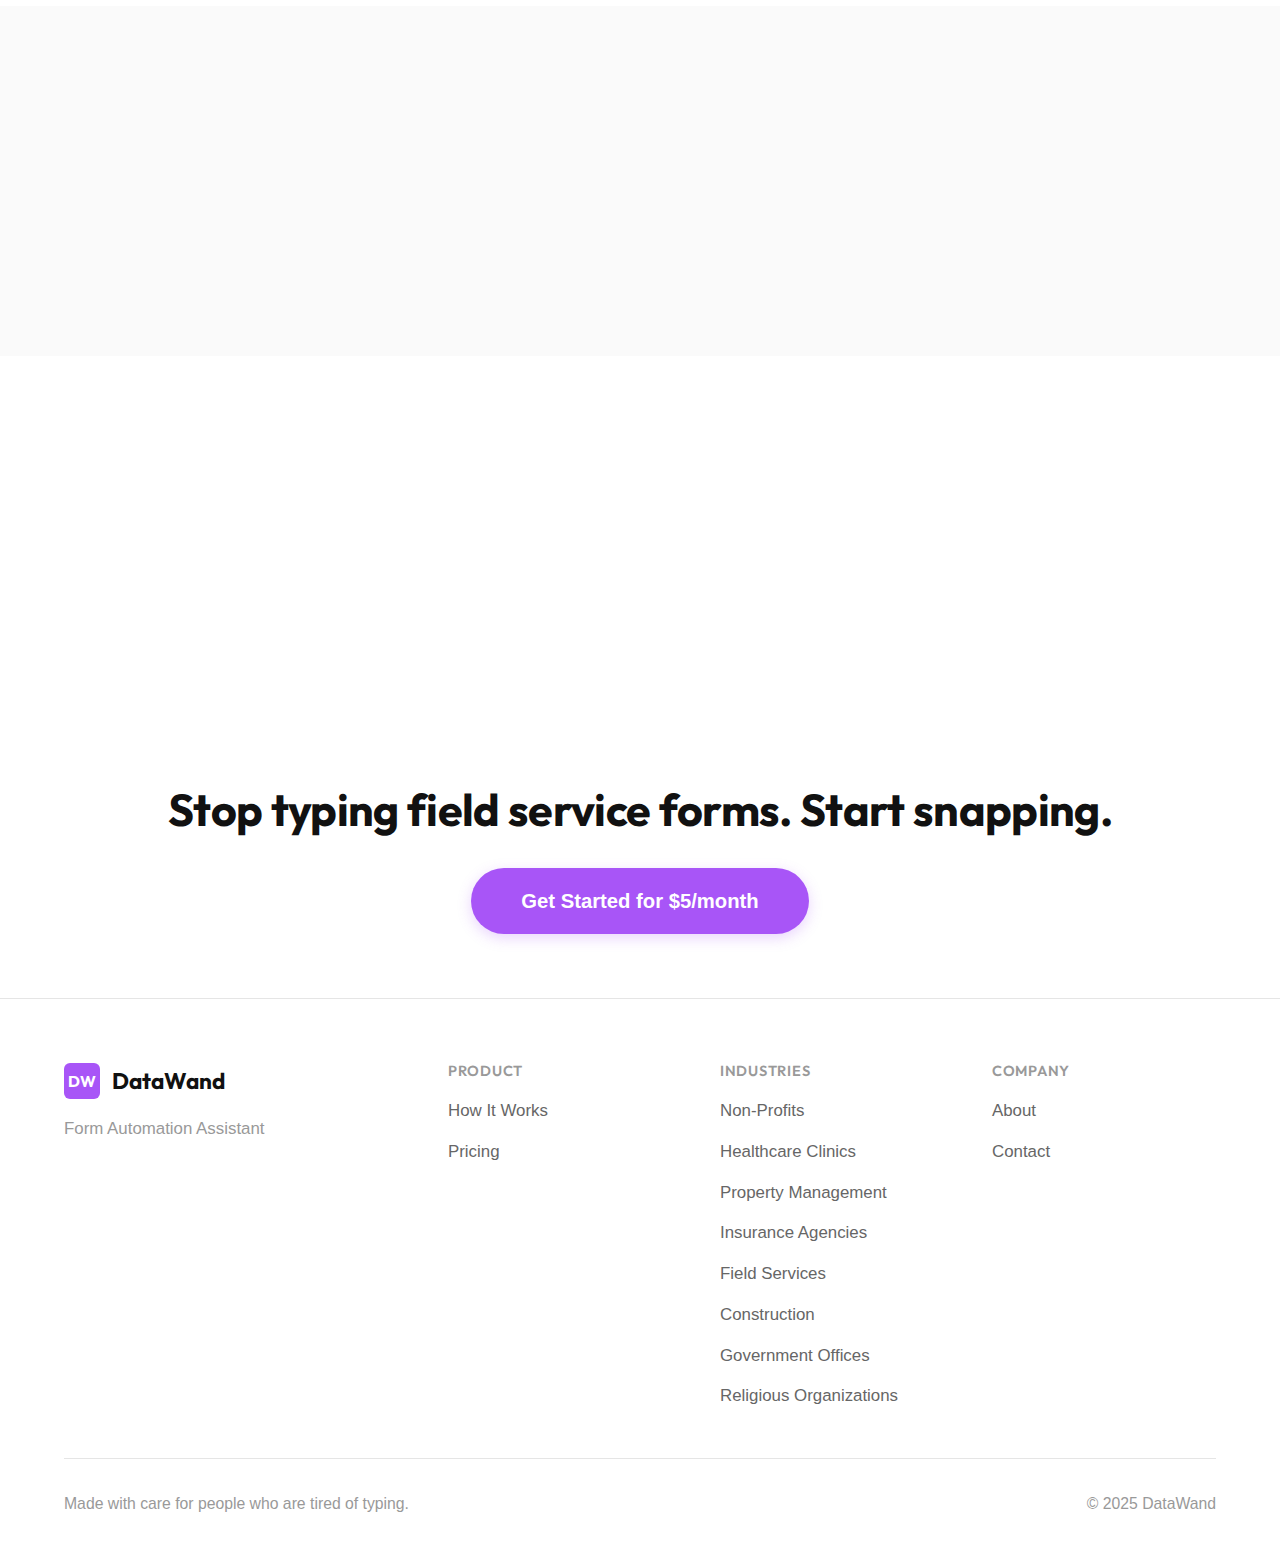
<file: use-cases/field-services.html>
<!DOCTYPE html>
<html lang="en">
<head>
    <meta charset="UTF-8">
    <meta name="viewport" content="width=device-width, initial-scale=1.0">
    <title>Field Services — DataWand</title>
    <meta name="description" content="From Clipboard to Computer — Automatically. DataWand helps field service companies turn paper work orders into digital records in seconds.">
    <link rel="icon" href="../assets/icon-128.png" type="image/png">
    <link rel="preconnect" href="https://fonts.googleapis.com">
    <link rel="preconnect" href="https://fonts.gstatic.com" crossorigin>
    <link href="https://fonts.googleapis.com/css2?family=Outfit:wght@400;500;600;700&display=swap" rel="stylesheet">
    <link rel="stylesheet" href="../styles.css">
</head>
<body>
    <a href="#main" class="skip-link">Skip to content</a>

    <nav class="nav" role="navigation" aria-label="Main navigation">
        <div class="nav-inner">
            <a href="/" class="nav-brand" aria-label="DataWand home">
                <div class="nav-monogram">DW</div>
                <span class="nav-wordmark">DataWand</span>
            </a>
            <div class="nav-links">
                <a href="/how-it-works" class="nav-link">How It Works</a>
                <div class="nav-dropdown">
                    <button class="nav-dropdown-trigger" aria-expanded="false" aria-haspopup="true">
                        Use Cases
                        <svg xmlns="http://www.w3.org/2000/svg" viewBox="0 0 24 24" fill="none" stroke="currentColor" stroke-width="2" stroke-linecap="round" stroke-linejoin="round"><polyline points="6 9 12 15 18 9"/></svg>
                    </button>
                    <div class="nav-dropdown-menu" role="menu">
                        <a href="/use-cases/non-profits" class="nav-dropdown-item" role="menuitem">Non-Profits</a>
                        <a href="/use-cases/healthcare-clinics" class="nav-dropdown-item" role="menuitem">Healthcare Clinics</a>
                        <a href="/use-cases/property-management" class="nav-dropdown-item" role="menuitem">Property Management</a>
                        <a href="/use-cases/insurance-agencies" class="nav-dropdown-item" role="menuitem">Insurance Agencies</a>
                        <a href="/use-cases/field-services" class="nav-dropdown-item" role="menuitem">Field Services</a>
                        <a href="/use-cases/construction" class="nav-dropdown-item" role="menuitem">Construction</a>
                        <a href="/use-cases/government" class="nav-dropdown-item" role="menuitem">Government Offices</a>
                        <a href="/use-cases/religious-organizations" class="nav-dropdown-item" role="menuitem">Religious Organizations</a>
                    </div>
                </div>
                <a href="/pricing" class="nav-link">Pricing</a>
                <a href="/about" class="nav-link">About</a>
            </div>
            <div class="nav-actions">
                <button class="theme-toggle" aria-label="Toggle dark mode">
                    <svg xmlns="http://www.w3.org/2000/svg" viewBox="0 0 24 24" fill="none" stroke="currentColor" stroke-width="2" stroke-linecap="round" stroke-linejoin="round"><path d="M21 12.79A9 9 0 1 1 11.21 3 7 7 0 0 0 21 12.79z"/></svg>
                </button>
                <a href="/pricing" class="btn btn-primary btn-sm">Get Started</a>
                <button class="nav-hamburger" aria-label="Open menu" aria-expanded="false">
                    <span></span>
                    <span></span>
                    <span></span>
                </button>
            </div>
        </div>
    </nav>

    <div class="mobile-menu" role="dialog" aria-label="Mobile navigation">
        <div class="mobile-menu-links">
            <a href="/how-it-works" class="mobile-menu-link">How It Works</a>
            <a href="/pricing" class="mobile-menu-link">Pricing</a>
            <a href="/about" class="mobile-menu-link">About</a>
            <div class="mobile-menu-group-title">Use Cases</div>
            <a href="/use-cases/non-profits" class="mobile-menu-sublink">Non-Profits</a>
            <a href="/use-cases/healthcare-clinics" class="mobile-menu-sublink">Healthcare Clinics</a>
            <a href="/use-cases/property-management" class="mobile-menu-sublink">Property Management</a>
            <a href="/use-cases/insurance-agencies" class="mobile-menu-sublink">Insurance Agencies</a>
            <a href="/use-cases/field-services" class="mobile-menu-sublink">Field Services</a>
            <a href="/use-cases/construction" class="mobile-menu-sublink">Construction</a>
            <a href="/use-cases/government" class="mobile-menu-sublink">Government Offices</a>
            <a href="/use-cases/religious-organizations" class="mobile-menu-sublink">Religious Organizations</a>
            <div class="mobile-menu-cta">
                <a href="/pricing" class="btn btn-primary btn-lg" style="width:100%;">Get Started</a>
            </div>
        </div>
    </div>

    <main id="main">
        <section class="use-case-hero">
            <div class="hero-bg" aria-hidden="true"></div>
            <div class="container">
                <div class="use-case-hero-content">
                    <div class="use-case-breadcrumb">
                        <a href="/">Home</a> / <a href="/#use-cases">Use Cases</a> / <span>Field Services</span>
                    </div>
                    <h1>From Clipboard to Computer &mdash; Automatically</h1>
                    <p>DataWand helps field service companies turn paper work orders into digital records in seconds.</p>
                    <a href="/pricing" class="btn btn-primary btn-lg">Get Started</a>
                </div>
            </div>
        </section>

        <section class="problem-section section-alt">
            <div class="container">
                <div class="problem-content fade-up">
                    <h2>The Problem</h2>
                    <p>HVAC techs, plumbers, electricians, and pest control companies fill out work orders on clipboards in the field. Back at the office, someone types it all in.</p>
                </div>
            </div>
        </section>

        <section class="section">
            <div class="container">
                <div class="section-header fade-up">
                    <h2>How DataWand Helps</h2>
                </div>
                <div class="benefits-list fade-up">
                    <div class="benefit-item">
                        <svg class="benefit-icon" xmlns="http://www.w3.org/2000/svg" viewBox="0 0 24 24" fill="none" stroke="currentColor" stroke-width="2.5" stroke-linecap="round" stroke-linejoin="round"><polyline points="20 6 9 17 4 12"/></svg>
                        <span class="benefit-text">Process work orders in seconds instead of minutes</span>
                    </div>
                    <div class="benefit-item">
                        <svg class="benefit-icon" xmlns="http://www.w3.org/2000/svg" viewBox="0 0 24 24" fill="none" stroke="currentColor" stroke-width="2.5" stroke-linecap="round" stroke-linejoin="round"><polyline points="20 6 9 17 4 12"/></svg>
                        <span class="benefit-text">Import inspection reports without manual data entry</span>
                    </div>
                    <div class="benefit-item">
                        <svg class="benefit-icon" xmlns="http://www.w3.org/2000/svg" viewBox="0 0 24 24" fill="none" stroke="currentColor" stroke-width="2.5" stroke-linecap="round" stroke-linejoin="round"><polyline points="20 6 9 17 4 12"/></svg>
                        <span class="benefit-text">Handle service tickets and equipment checklists instantly</span>
                    </div>
                    <div class="benefit-item">
                        <svg class="benefit-icon" xmlns="http://www.w3.org/2000/svg" viewBox="0 0 24 24" fill="none" stroke="currentColor" stroke-width="2.5" stroke-linecap="round" stroke-linejoin="round"><polyline points="20 6 9 17 4 12"/></svg>
                        <span class="benefit-text">Eliminate the office admin bottleneck for field paperwork</span>
                    </div>
                </div>
            </div>
        </section>

        <section class="section section-alt">
            <div class="container">
                <div class="section-header fade-up">
                    <h2>Forms You Can Process</h2>
                </div>
                <div class="forms-grid fade-up" style="justify-content:center;">
                    <span class="form-tag">Work orders</span>
                    <span class="form-tag">Inspection reports</span>
                    <span class="form-tag">Service tickets</span>
                    <span class="form-tag">Equipment checklists</span>
                    <span class="form-tag">Customer sign-off forms</span>
                </div>
            </div>
        </section>

        <section class="section">
            <div class="container" style="display:flex;justify-content:center;">
                <div class="roi-callout fade-up">
                    <p>If your office admin spends 2 hours a day re-entering field reports, that's $15,000/year you could save.</p>
                </div>
            </div>
        </section>

        <section class="use-case-cta">
            <div class="container">
                <h2>Stop typing field service forms. Start snapping.</h2>
                <a href="/pricing" class="btn btn-primary btn-lg">Get Started for $5/month</a>
            </div>
        </section>
    </main>

    <footer class="footer" role="contentinfo">
        <div class="container">
            <div class="footer-grid">
                <div class="footer-brand">
                    <a href="/" class="nav-brand">
                        <div class="nav-monogram">DW</div>
                        <span class="nav-wordmark">DataWand</span>
                    </a>
                    <p class="footer-tagline">Form Automation Assistant</p>
                </div>
                <div class="footer-column">
                    <h4>Product</h4>
                    <ul>
                        <li><a href="/how-it-works">How It Works</a></li>
                        <li><a href="/pricing">Pricing</a></li>
                    </ul>
                </div>
                <div class="footer-column">
                    <h4>Industries</h4>
                    <ul>
                        <li><a href="/use-cases/non-profits">Non-Profits</a></li>
                        <li><a href="/use-cases/healthcare-clinics">Healthcare Clinics</a></li>
                        <li><a href="/use-cases/property-management">Property Management</a></li>
                        <li><a href="/use-cases/insurance-agencies">Insurance Agencies</a></li>
                        <li><a href="/use-cases/field-services">Field Services</a></li>
                        <li><a href="/use-cases/construction">Construction</a></li>
                        <li><a href="/use-cases/government">Government Offices</a></li>
                        <li><a href="/use-cases/religious-organizations">Religious Organizations</a></li>
                    </ul>
                </div>
                <div class="footer-column">
                    <h4>Company</h4>
                    <ul>
                        <li><a href="/about">About</a></li>
                        <li><a href="/about#contact">Contact</a></li>
                    </ul>
                </div>
            </div>
            <div class="footer-bottom">
                <span>Made with care for people who are tired of typing.</span>
                <span>&copy; 2025 DataWand</span>
            </div>
        </div>
    </footer>

    <script src="../script.js"></script>
</body>
</html>
</file>
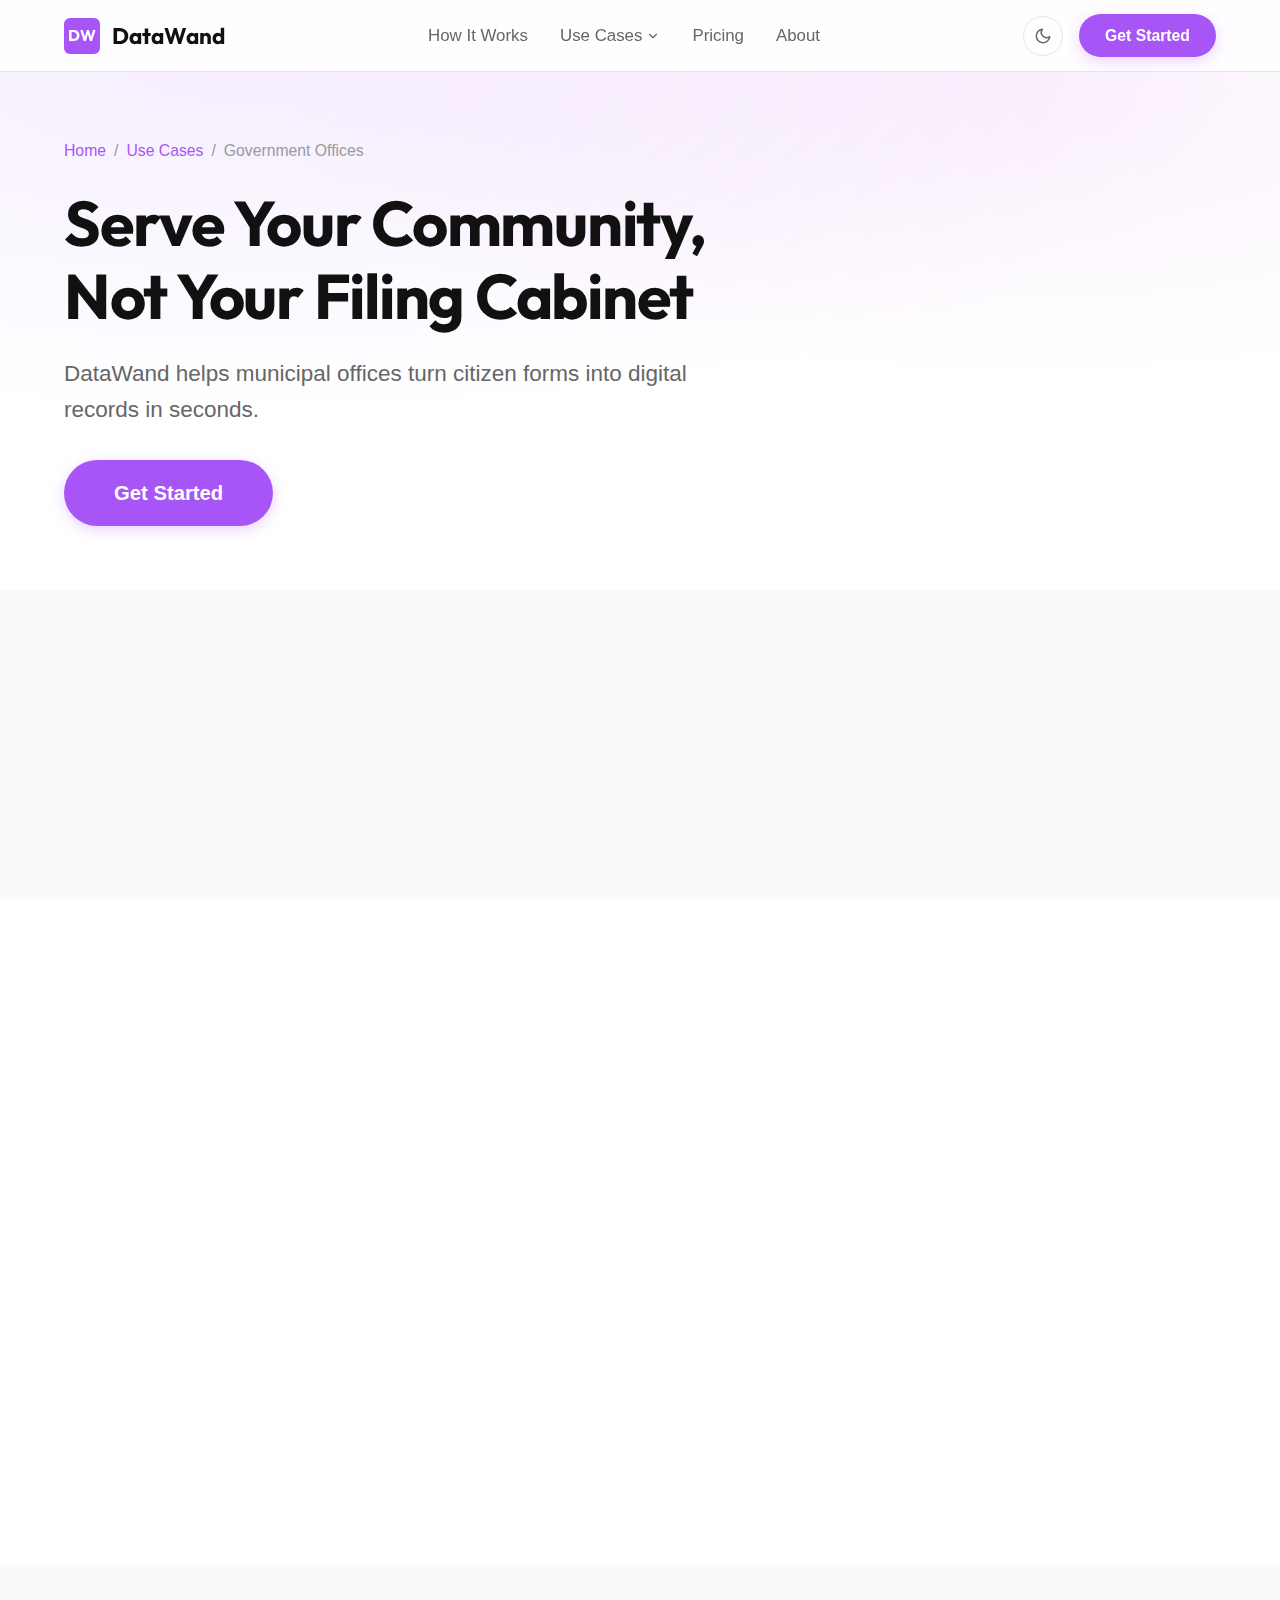
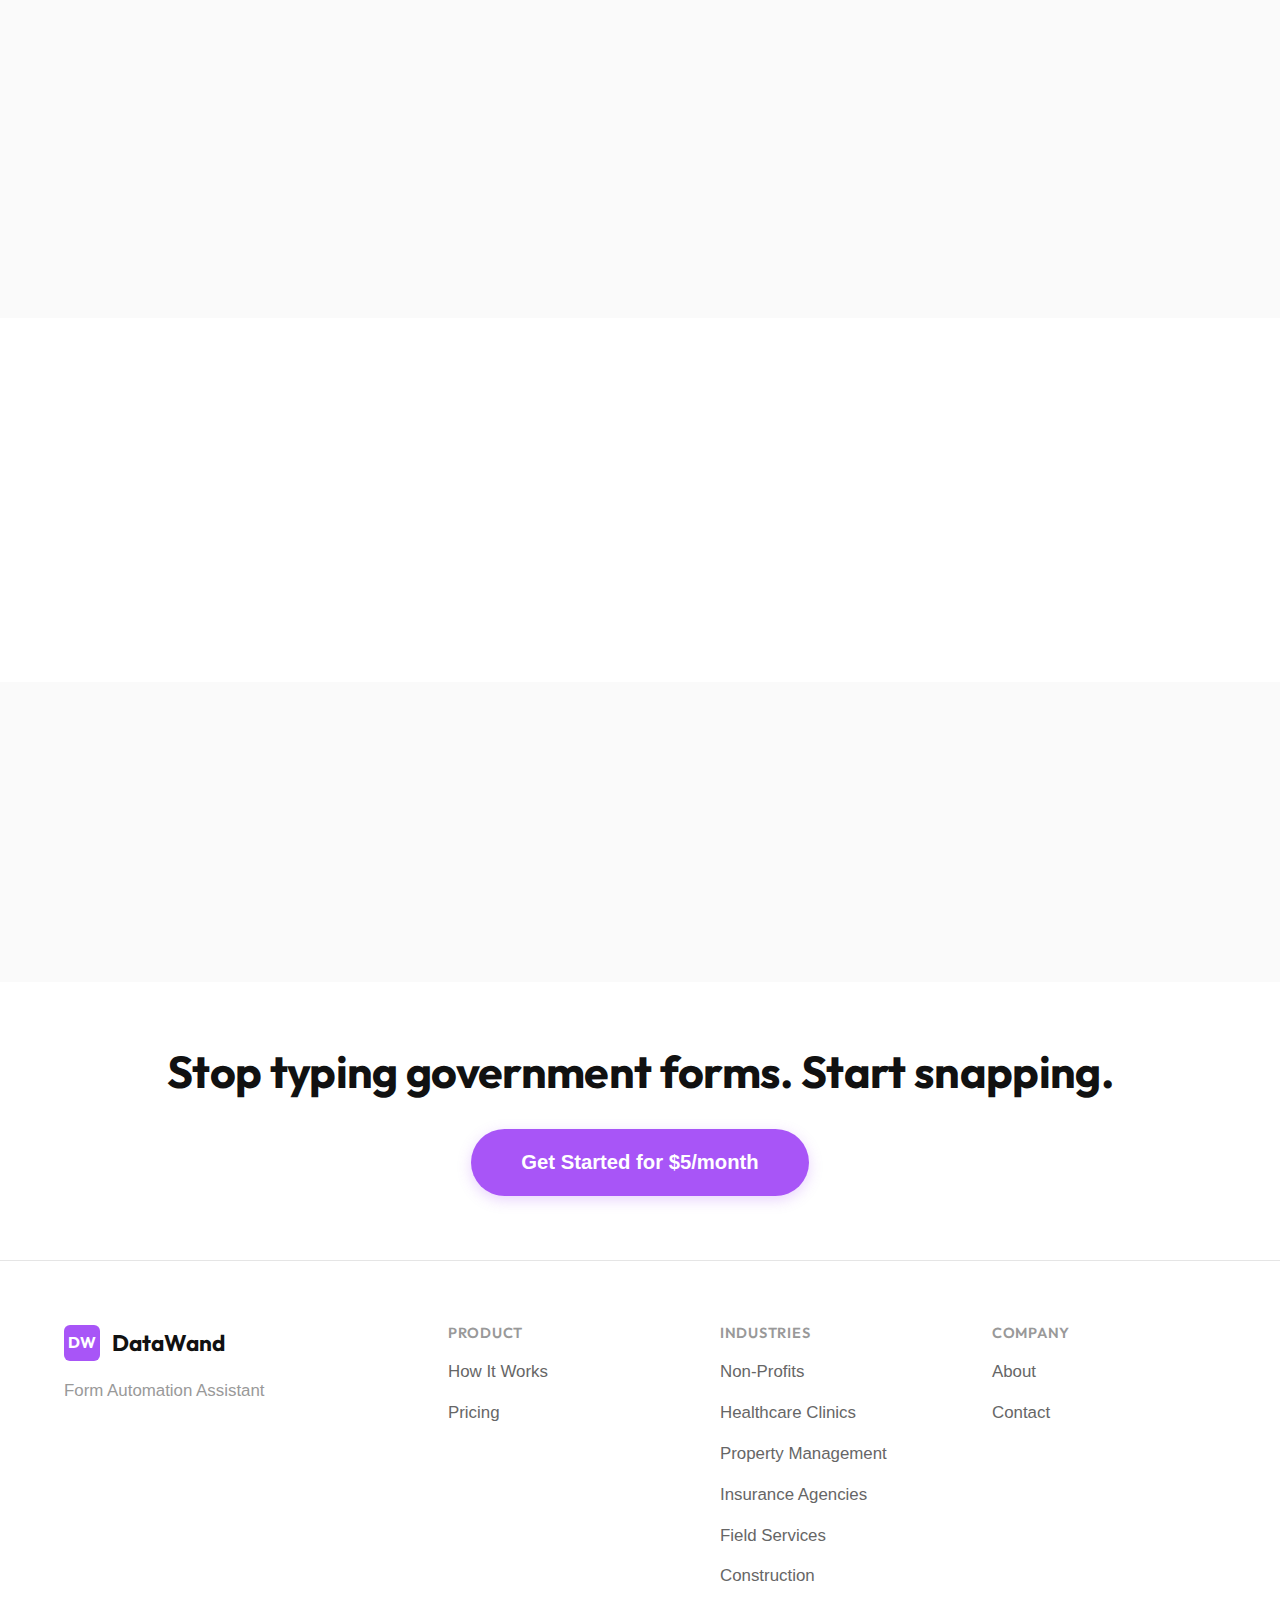
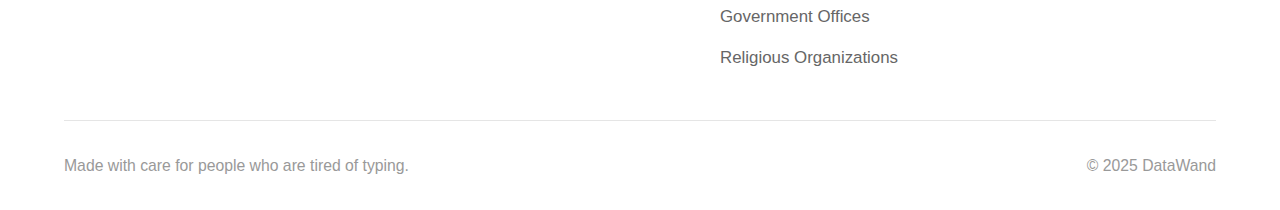
<file: use-cases/government.html>
<!DOCTYPE html>
<html lang="en">
<head>
    <meta charset="UTF-8">
    <meta name="viewport" content="width=device-width, initial-scale=1.0">
    <title>Government Offices — DataWand</title>
    <meta name="description" content="Serve Your Community, Not Your Filing Cabinet. DataWand helps municipal offices turn citizen forms into digital records in seconds.">
    <link rel="icon" href="../assets/icon-128.png" type="image/png">
    <link rel="preconnect" href="https://fonts.googleapis.com">
    <link rel="preconnect" href="https://fonts.gstatic.com" crossorigin>
    <link href="https://fonts.googleapis.com/css2?family=Outfit:wght@400;500;600;700&display=swap" rel="stylesheet">
    <link rel="stylesheet" href="../styles.css">
</head>
<body>
    <a href="#main" class="skip-link">Skip to content</a>

    <nav class="nav" role="navigation" aria-label="Main navigation">
        <div class="nav-inner">
            <a href="/" class="nav-brand" aria-label="DataWand home">
                <div class="nav-monogram">DW</div>
                <span class="nav-wordmark">DataWand</span>
            </a>
            <div class="nav-links">
                <a href="/how-it-works" class="nav-link">How It Works</a>
                <div class="nav-dropdown">
                    <button class="nav-dropdown-trigger" aria-expanded="false" aria-haspopup="true">
                        Use Cases
                        <svg xmlns="http://www.w3.org/2000/svg" viewBox="0 0 24 24" fill="none" stroke="currentColor" stroke-width="2" stroke-linecap="round" stroke-linejoin="round"><polyline points="6 9 12 15 18 9"/></svg>
                    </button>
                    <div class="nav-dropdown-menu" role="menu">
                        <a href="/use-cases/non-profits" class="nav-dropdown-item" role="menuitem">Non-Profits</a>
                        <a href="/use-cases/healthcare-clinics" class="nav-dropdown-item" role="menuitem">Healthcare Clinics</a>
                        <a href="/use-cases/property-management" class="nav-dropdown-item" role="menuitem">Property Management</a>
                        <a href="/use-cases/insurance-agencies" class="nav-dropdown-item" role="menuitem">Insurance Agencies</a>
                        <a href="/use-cases/field-services" class="nav-dropdown-item" role="menuitem">Field Services</a>
                        <a href="/use-cases/construction" class="nav-dropdown-item" role="menuitem">Construction</a>
                        <a href="/use-cases/government" class="nav-dropdown-item" role="menuitem">Government Offices</a>
                        <a href="/use-cases/religious-organizations" class="nav-dropdown-item" role="menuitem">Religious Organizations</a>
                    </div>
                </div>
                <a href="/pricing" class="nav-link">Pricing</a>
                <a href="/about" class="nav-link">About</a>
            </div>
            <div class="nav-actions">
                <button class="theme-toggle" aria-label="Toggle dark mode">
                    <svg xmlns="http://www.w3.org/2000/svg" viewBox="0 0 24 24" fill="none" stroke="currentColor" stroke-width="2" stroke-linecap="round" stroke-linejoin="round"><path d="M21 12.79A9 9 0 1 1 11.21 3 7 7 0 0 0 21 12.79z"/></svg>
                </button>
                <a href="/pricing" class="btn btn-primary btn-sm">Get Started</a>
                <button class="nav-hamburger" aria-label="Open menu" aria-expanded="false">
                    <span></span>
                    <span></span>
                    <span></span>
                </button>
            </div>
        </div>
    </nav>

    <div class="mobile-menu" role="dialog" aria-label="Mobile navigation">
        <div class="mobile-menu-links">
            <a href="/how-it-works" class="mobile-menu-link">How It Works</a>
            <a href="/pricing" class="mobile-menu-link">Pricing</a>
            <a href="/about" class="mobile-menu-link">About</a>
            <div class="mobile-menu-group-title">Use Cases</div>
            <a href="/use-cases/non-profits" class="mobile-menu-sublink">Non-Profits</a>
            <a href="/use-cases/healthcare-clinics" class="mobile-menu-sublink">Healthcare Clinics</a>
            <a href="/use-cases/property-management" class="mobile-menu-sublink">Property Management</a>
            <a href="/use-cases/insurance-agencies" class="mobile-menu-sublink">Insurance Agencies</a>
            <a href="/use-cases/field-services" class="mobile-menu-sublink">Field Services</a>
            <a href="/use-cases/construction" class="mobile-menu-sublink">Construction</a>
            <a href="/use-cases/government" class="mobile-menu-sublink">Government Offices</a>
            <a href="/use-cases/religious-organizations" class="mobile-menu-sublink">Religious Organizations</a>
            <div class="mobile-menu-cta">
                <a href="/pricing" class="btn btn-primary btn-lg" style="width:100%;">Get Started</a>
            </div>
        </div>
    </div>

    <main id="main">
        <section class="use-case-hero">
            <div class="hero-bg" aria-hidden="true"></div>
            <div class="container">
                <div class="use-case-hero-content">
                    <div class="use-case-breadcrumb">
                        <a href="/">Home</a> / <a href="/#use-cases">Use Cases</a> / <span>Government Offices</span>
                    </div>
                    <h1>Serve Your Community, Not Your Filing Cabinet</h1>
                    <p>DataWand helps municipal offices turn citizen forms into digital records in seconds.</p>
                    <a href="/pricing" class="btn btn-primary btn-lg">Get Started</a>
                </div>
            </div>
        </section>

        <section class="problem-section section-alt">
            <div class="container">
                <div class="problem-content fade-up">
                    <h2>The Problem</h2>
                    <p>Permit applications, license renewals, public records requests &mdash; municipal offices process mountains of paper forms from citizens who walk in or mail them.</p>
                </div>
            </div>
        </section>

        <section class="section">
            <div class="container">
                <div class="section-header fade-up">
                    <h2>How DataWand Helps</h2>
                </div>
                <div class="benefits-list fade-up">
                    <div class="benefit-item">
                        <svg class="benefit-icon" xmlns="http://www.w3.org/2000/svg" viewBox="0 0 24 24" fill="none" stroke="currentColor" stroke-width="2.5" stroke-linecap="round" stroke-linejoin="round"><polyline points="20 6 9 17 4 12"/></svg>
                        <span class="benefit-text">Process permit applications in seconds instead of minutes</span>
                    </div>
                    <div class="benefit-item">
                        <svg class="benefit-icon" xmlns="http://www.w3.org/2000/svg" viewBox="0 0 24 24" fill="none" stroke="currentColor" stroke-width="2.5" stroke-linecap="round" stroke-linejoin="round"><polyline points="20 6 9 17 4 12"/></svg>
                        <span class="benefit-text">Import license renewals without manual data entry</span>
                    </div>
                    <div class="benefit-item">
                        <svg class="benefit-icon" xmlns="http://www.w3.org/2000/svg" viewBox="0 0 24 24" fill="none" stroke="currentColor" stroke-width="2.5" stroke-linecap="round" stroke-linejoin="round"><polyline points="20 6 9 17 4 12"/></svg>
                        <span class="benefit-text">Handle public records requests and complaint forms instantly</span>
                    </div>
                    <div class="benefit-item">
                        <svg class="benefit-icon" xmlns="http://www.w3.org/2000/svg" viewBox="0 0 24 24" fill="none" stroke="currentColor" stroke-width="2.5" stroke-linecap="round" stroke-linejoin="round"><polyline points="20 6 9 17 4 12"/></svg>
                        <span class="benefit-text">Free up clerks to serve citizens instead of typing</span>
                    </div>
                </div>
            </div>
        </section>

        <section class="section section-alt">
            <div class="container">
                <div class="section-header fade-up">
                    <h2>Forms You Can Process</h2>
                </div>
                <div class="forms-grid fade-up" style="justify-content:center;">
                    <span class="form-tag">Permit applications (building, business, event)</span>
                    <span class="form-tag">License renewals</span>
                    <span class="form-tag">Public records requests</span>
                    <span class="form-tag">Complaint forms</span>
                    <span class="form-tag">Registration forms</span>
                </div>
            </div>
        </section>

        <section class="section">
            <div class="container" style="display:flex;justify-content:center;">
                <div class="roi-callout fade-up">
                    <p>A clerk processing 40 permit applications per day spends 3+ hours on data entry alone.</p>
                </div>
            </div>
        </section>

        <section class="section section-alt">
            <div class="container" style="display:flex;justify-content:center;">
                <div class="privacy-note fade-up">
                    <svg class="privacy-note-icon" xmlns="http://www.w3.org/2000/svg" viewBox="0 0 24 24" fill="none" stroke="currentColor" stroke-width="2" stroke-linecap="round" stroke-linejoin="round"><path d="M12 22s8-4 8-10V5l-8-3-8 3v7c0 6 8 10 8 10z"/></svg>
                    <p>DataWand keeps all data on your local devices &mdash; no cloud storage, no third-party access.</p>
                </div>
            </div>
        </section>

        <section class="use-case-cta">
            <div class="container">
                <h2>Stop typing government forms. Start snapping.</h2>
                <a href="/pricing" class="btn btn-primary btn-lg">Get Started for $5/month</a>
            </div>
        </section>
    </main>

    <footer class="footer" role="contentinfo">
        <div class="container">
            <div class="footer-grid">
                <div class="footer-brand">
                    <a href="/" class="nav-brand">
                        <div class="nav-monogram">DW</div>
                        <span class="nav-wordmark">DataWand</span>
                    </a>
                    <p class="footer-tagline">Form Automation Assistant</p>
                </div>
                <div class="footer-column">
                    <h4>Product</h4>
                    <ul>
                        <li><a href="/how-it-works">How It Works</a></li>
                        <li><a href="/pricing">Pricing</a></li>
                    </ul>
                </div>
                <div class="footer-column">
                    <h4>Industries</h4>
                    <ul>
                        <li><a href="/use-cases/non-profits">Non-Profits</a></li>
                        <li><a href="/use-cases/healthcare-clinics">Healthcare Clinics</a></li>
                        <li><a href="/use-cases/property-management">Property Management</a></li>
                        <li><a href="/use-cases/insurance-agencies">Insurance Agencies</a></li>
                        <li><a href="/use-cases/field-services">Field Services</a></li>
                        <li><a href="/use-cases/construction">Construction</a></li>
                        <li><a href="/use-cases/government">Government Offices</a></li>
                        <li><a href="/use-cases/religious-organizations">Religious Organizations</a></li>
                    </ul>
                </div>
                <div class="footer-column">
                    <h4>Company</h4>
                    <ul>
                        <li><a href="/about">About</a></li>
                        <li><a href="/about#contact">Contact</a></li>
                    </ul>
                </div>
            </div>
            <div class="footer-bottom">
                <span>Made with care for people who are tired of typing.</span>
                <span>&copy; 2025 DataWand</span>
            </div>
        </div>
    </footer>

    <script src="../script.js"></script>
</body>
</html>
</file>
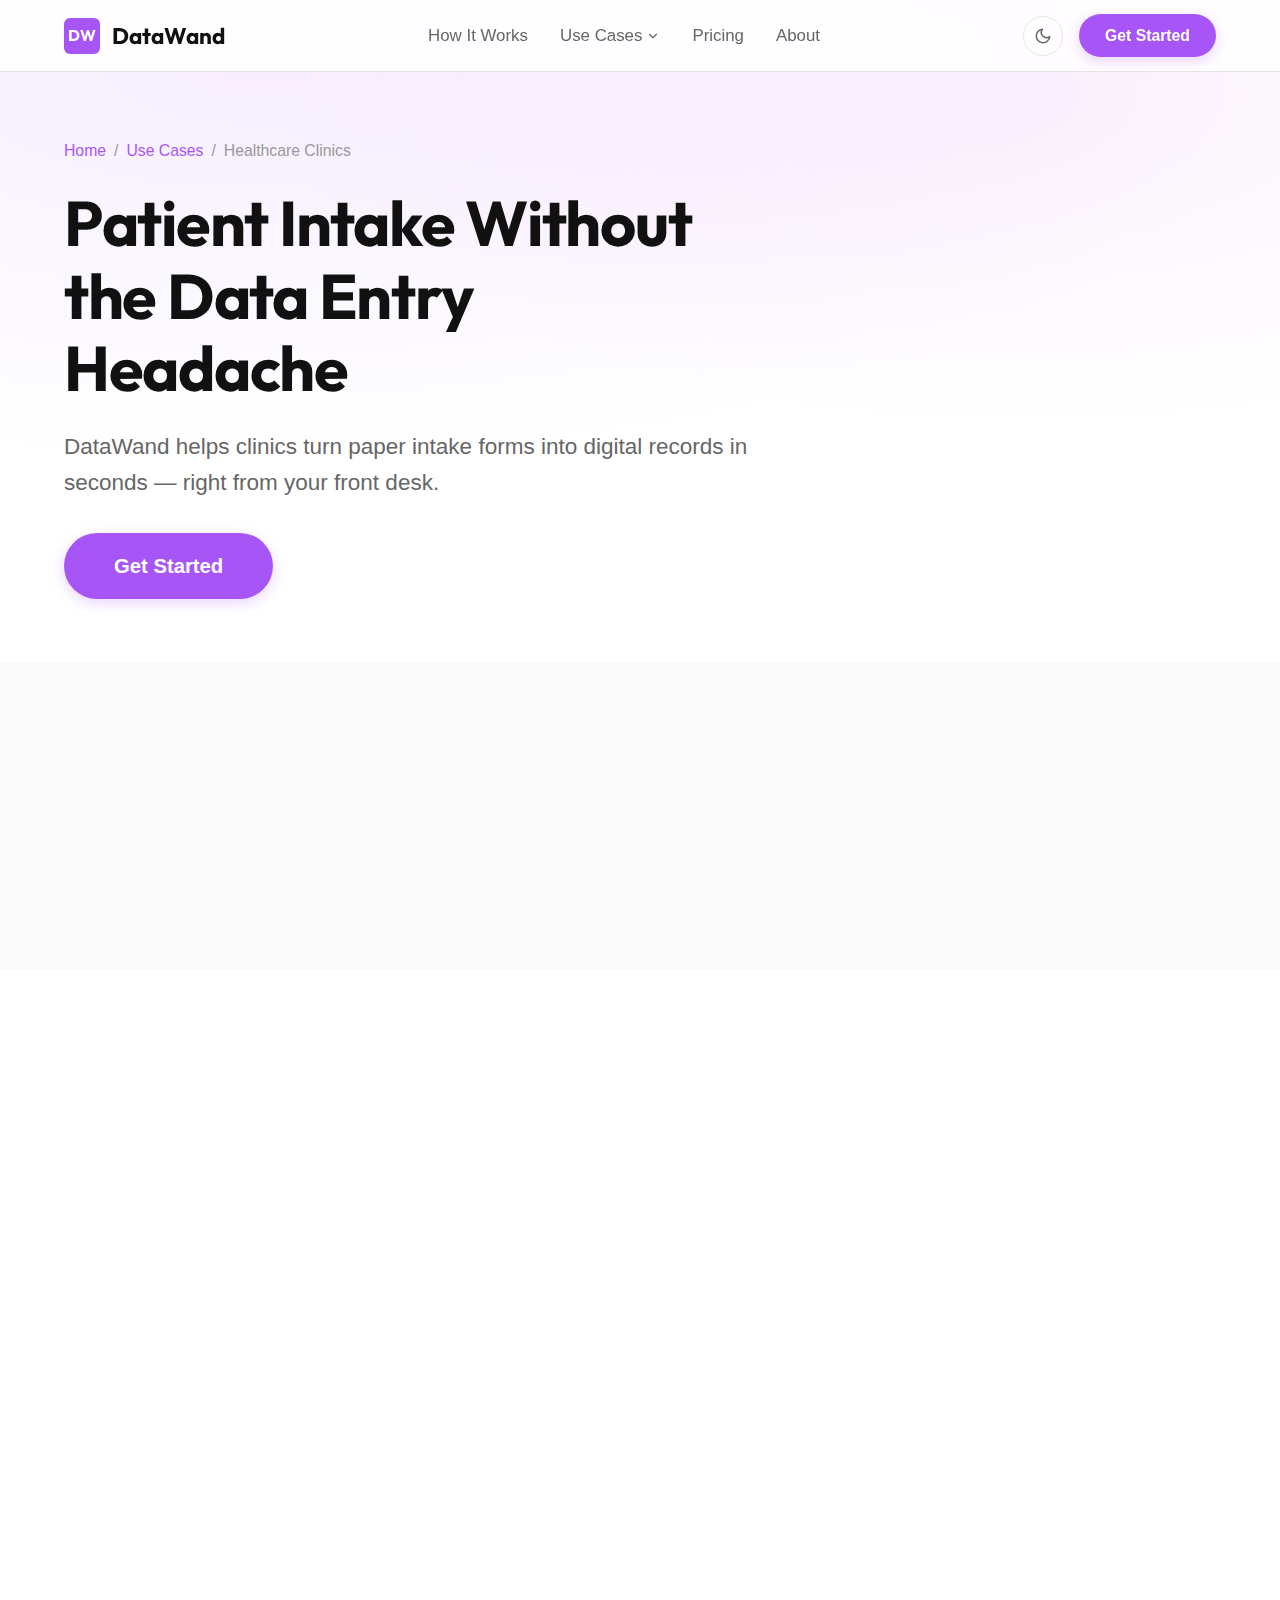
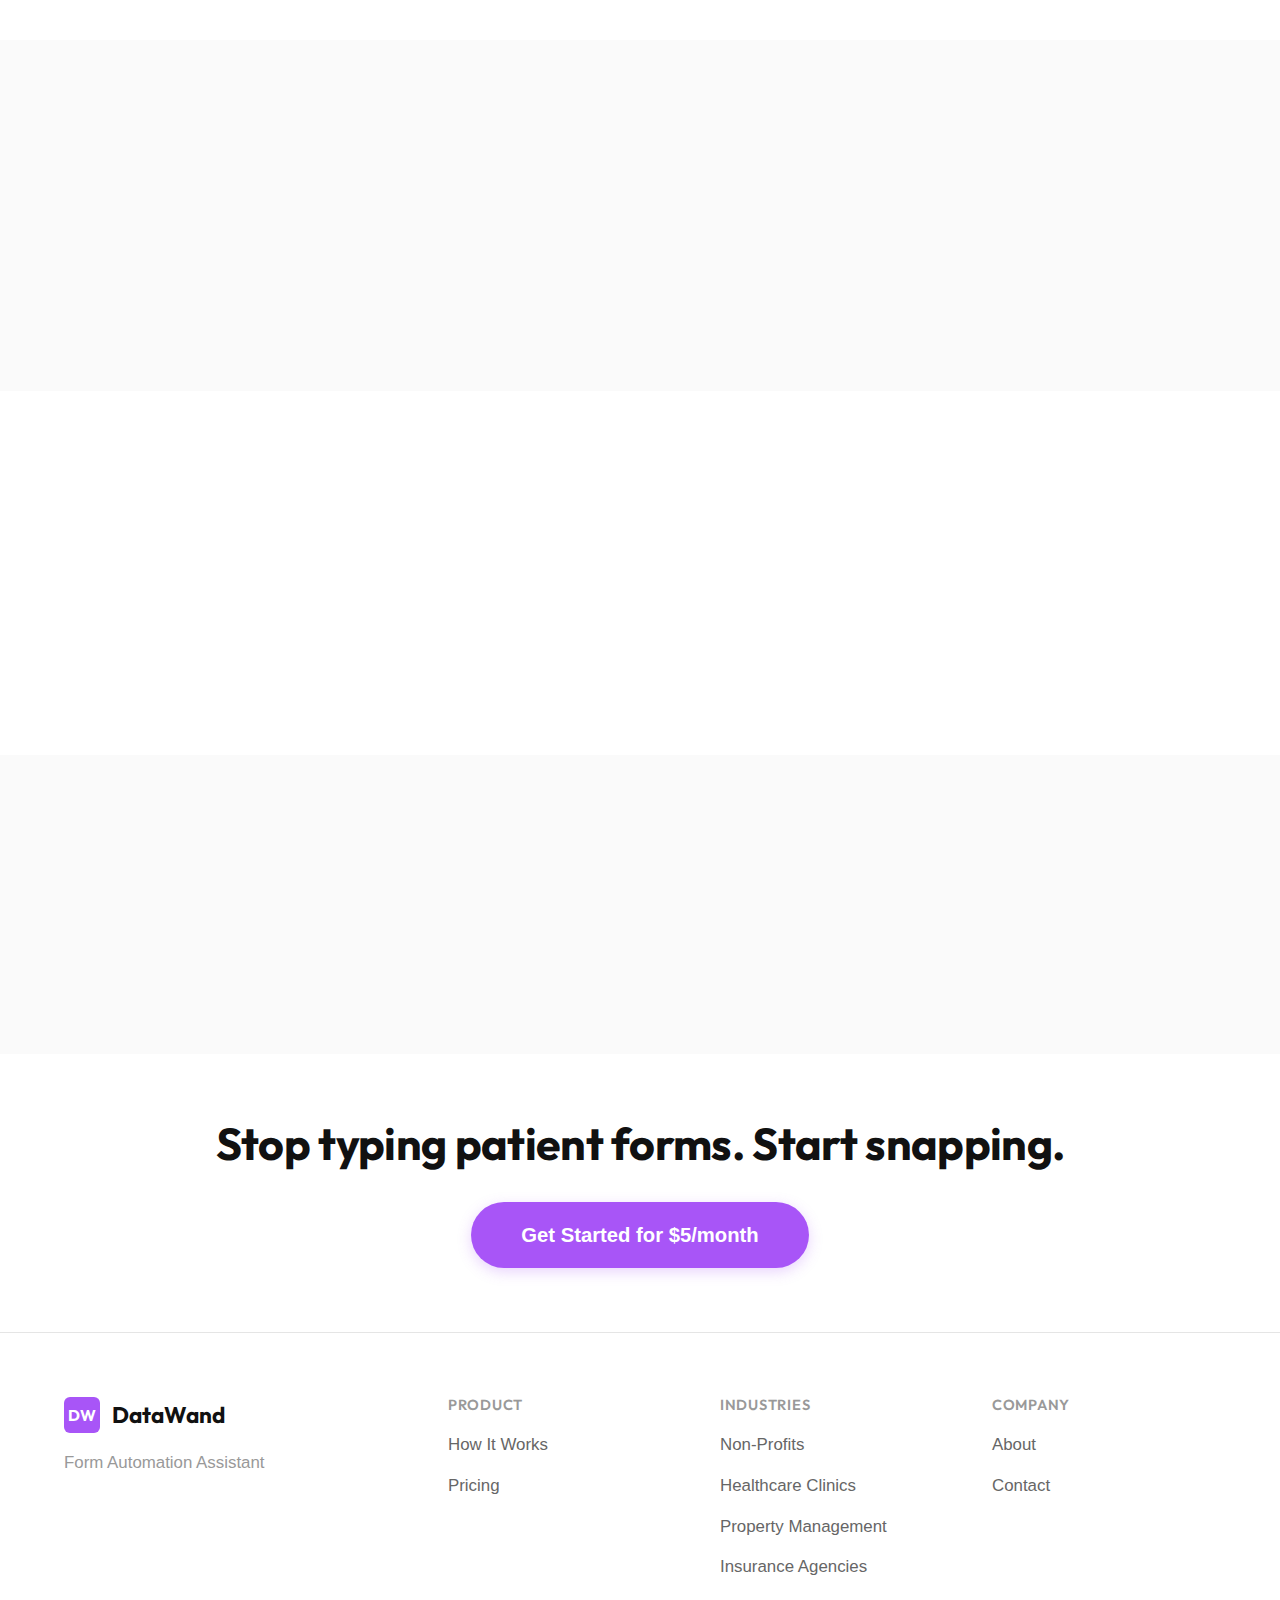
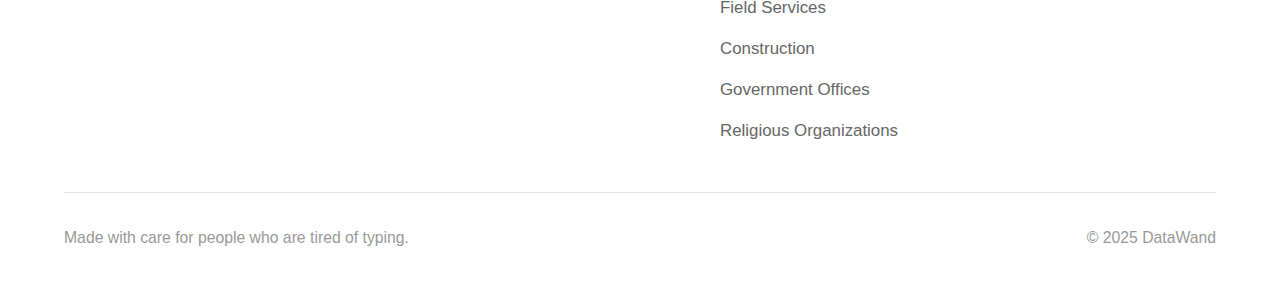
<file: use-cases/healthcare-clinics.html>
<!DOCTYPE html>
<html lang="en">
<head>
    <meta charset="UTF-8">
    <meta name="viewport" content="width=device-width, initial-scale=1.0">
    <title>Healthcare Clinics — DataWand</title>
    <meta name="description" content="Patient Intake Without the Data Entry Headache. DataWand helps clinics turn paper intake forms into digital records in seconds — right from your front desk.">
    <link rel="icon" href="../assets/icon-128.png" type="image/png">
    <link rel="preconnect" href="https://fonts.googleapis.com">
    <link rel="preconnect" href="https://fonts.gstatic.com" crossorigin>
    <link href="https://fonts.googleapis.com/css2?family=Outfit:wght@400;500;600;700&display=swap" rel="stylesheet">
    <link rel="stylesheet" href="../styles.css">
</head>
<body>
    <a href="#main" class="skip-link">Skip to content</a>

    <nav class="nav" role="navigation" aria-label="Main navigation">
        <div class="nav-inner">
            <a href="/" class="nav-brand" aria-label="DataWand home">
                <div class="nav-monogram">DW</div>
                <span class="nav-wordmark">DataWand</span>
            </a>
            <div class="nav-links">
                <a href="/how-it-works" class="nav-link">How It Works</a>
                <div class="nav-dropdown">
                    <button class="nav-dropdown-trigger" aria-expanded="false" aria-haspopup="true">
                        Use Cases
                        <svg xmlns="http://www.w3.org/2000/svg" viewBox="0 0 24 24" fill="none" stroke="currentColor" stroke-width="2" stroke-linecap="round" stroke-linejoin="round"><polyline points="6 9 12 15 18 9"/></svg>
                    </button>
                    <div class="nav-dropdown-menu" role="menu">
                        <a href="/use-cases/non-profits" class="nav-dropdown-item" role="menuitem">Non-Profits</a>
                        <a href="/use-cases/healthcare-clinics" class="nav-dropdown-item" role="menuitem">Healthcare Clinics</a>
                        <a href="/use-cases/property-management" class="nav-dropdown-item" role="menuitem">Property Management</a>
                        <a href="/use-cases/insurance-agencies" class="nav-dropdown-item" role="menuitem">Insurance Agencies</a>
                        <a href="/use-cases/field-services" class="nav-dropdown-item" role="menuitem">Field Services</a>
                        <a href="/use-cases/construction" class="nav-dropdown-item" role="menuitem">Construction</a>
                        <a href="/use-cases/government" class="nav-dropdown-item" role="menuitem">Government Offices</a>
                        <a href="/use-cases/religious-organizations" class="nav-dropdown-item" role="menuitem">Religious Organizations</a>
                    </div>
                </div>
                <a href="/pricing" class="nav-link">Pricing</a>
                <a href="/about" class="nav-link">About</a>
            </div>
            <div class="nav-actions">
                <button class="theme-toggle" aria-label="Toggle dark mode">
                    <svg xmlns="http://www.w3.org/2000/svg" viewBox="0 0 24 24" fill="none" stroke="currentColor" stroke-width="2" stroke-linecap="round" stroke-linejoin="round"><path d="M21 12.79A9 9 0 1 1 11.21 3 7 7 0 0 0 21 12.79z"/></svg>
                </button>
                <a href="/pricing" class="btn btn-primary btn-sm">Get Started</a>
                <button class="nav-hamburger" aria-label="Open menu" aria-expanded="false">
                    <span></span>
                    <span></span>
                    <span></span>
                </button>
            </div>
        </div>
    </nav>

    <div class="mobile-menu" role="dialog" aria-label="Mobile navigation">
        <div class="mobile-menu-links">
            <a href="/how-it-works" class="mobile-menu-link">How It Works</a>
            <a href="/pricing" class="mobile-menu-link">Pricing</a>
            <a href="/about" class="mobile-menu-link">About</a>
            <div class="mobile-menu-group-title">Use Cases</div>
            <a href="/use-cases/non-profits" class="mobile-menu-sublink">Non-Profits</a>
            <a href="/use-cases/healthcare-clinics" class="mobile-menu-sublink">Healthcare Clinics</a>
            <a href="/use-cases/property-management" class="mobile-menu-sublink">Property Management</a>
            <a href="/use-cases/insurance-agencies" class="mobile-menu-sublink">Insurance Agencies</a>
            <a href="/use-cases/field-services" class="mobile-menu-sublink">Field Services</a>
            <a href="/use-cases/construction" class="mobile-menu-sublink">Construction</a>
            <a href="/use-cases/government" class="mobile-menu-sublink">Government Offices</a>
            <a href="/use-cases/religious-organizations" class="mobile-menu-sublink">Religious Organizations</a>
            <div class="mobile-menu-cta">
                <a href="/pricing" class="btn btn-primary btn-lg" style="width:100%;">Get Started</a>
            </div>
        </div>
    </div>

    <main id="main">
        <!-- Hero -->
        <section class="use-case-hero">
            <div class="hero-bg" aria-hidden="true"></div>
            <div class="container">
                <div class="use-case-hero-content">
                    <div class="use-case-breadcrumb">
                        <a href="/">Home</a> / <a href="/#use-cases">Use Cases</a> / <span>Healthcare Clinics</span>
                    </div>
                    <h1>Patient Intake Without the Data Entry Headache</h1>
                    <p>DataWand helps clinics turn paper intake forms into digital records in seconds — right from your front desk.</p>
                    <a href="/pricing" class="btn btn-primary btn-lg">Get Started</a>
                </div>
            </div>
        </section>

        <!-- The Problem -->
        <section class="problem-section section-alt">
            <div class="container">
                <div class="problem-content fade-up">
                    <h2>The Problem</h2>
                    <p>Small clinics, urgent cares, dental offices, and therapy practices still use paper intake forms. Front desk staff spend hours re-typing patient info into EHR systems.</p>
                </div>
            </div>
        </section>

        <!-- How DataWand Helps -->
        <section class="section">
            <div class="container">
                <div class="section-header fade-up">
                    <h2>How DataWand Helps</h2>
                </div>
                <div class="benefits-list fade-up">
                    <div class="benefit-item">
                        <svg class="benefit-icon" xmlns="http://www.w3.org/2000/svg" viewBox="0 0 24 24" fill="none" stroke="currentColor" stroke-width="2.5" stroke-linecap="round" stroke-linejoin="round"><polyline points="20 6 9 17 4 12"/></svg>
                        <span class="benefit-text">Process patient registration forms in seconds instead of minutes</span>
                    </div>
                    <div class="benefit-item">
                        <svg class="benefit-icon" xmlns="http://www.w3.org/2000/svg" viewBox="0 0 24 24" fill="none" stroke="currentColor" stroke-width="2.5" stroke-linecap="round" stroke-linejoin="round"><polyline points="20 6 9 17 4 12"/></svg>
                        <span class="benefit-text">Import medical history questionnaires without retyping every field</span>
                    </div>
                    <div class="benefit-item">
                        <svg class="benefit-icon" xmlns="http://www.w3.org/2000/svg" viewBox="0 0 24 24" fill="none" stroke="currentColor" stroke-width="2.5" stroke-linecap="round" stroke-linejoin="round"><polyline points="20 6 9 17 4 12"/></svg>
                        <span class="benefit-text">Handle consent forms and insurance info sheets instantly</span>
                    </div>
                    <div class="benefit-item">
                        <svg class="benefit-icon" xmlns="http://www.w3.org/2000/svg" viewBox="0 0 24 24" fill="none" stroke="currentColor" stroke-width="2.5" stroke-linecap="round" stroke-linejoin="round"><polyline points="20 6 9 17 4 12"/></svg>
                        <span class="benefit-text">Keep your front desk focused on patients, not keyboards</span>
                    </div>
                </div>
            </div>
        </section>

        <!-- Example Forms -->
        <section class="section section-alt">
            <div class="container">
                <div class="section-header fade-up">
                    <h2>Forms You Can Process</h2>
                </div>
                <div class="forms-grid fade-up" style="justify-content:center;">
                    <span class="form-tag">Patient registration</span>
                    <span class="form-tag">Medical history questionnaires</span>
                    <span class="form-tag">Consent forms</span>
                    <span class="form-tag">Insurance info sheets</span>
                    <span class="form-tag">HIPAA acknowledgments</span>
                </div>
            </div>
        </section>

        <!-- ROI Callout -->
        <section class="section">
            <div class="container" style="display:flex;justify-content:center;">
                <div class="roi-callout fade-up">
                    <p>A single front desk worker re-entering 30 intake forms a day loses 2–3 hours. That's over $18,000/year in wasted labor.</p>
                </div>
            </div>
        </section>

        <!-- Privacy Note -->
        <section class="section section-alt">
            <div class="container" style="display:flex;justify-content:center;">
                <div class="privacy-note fade-up">
                    <svg class="privacy-note-icon" xmlns="http://www.w3.org/2000/svg" viewBox="0 0 24 24" fill="none" stroke="currentColor" stroke-width="2" stroke-linecap="round" stroke-linejoin="round"><path d="M12 22s8-4 8-10V5l-8-3-8 3v7c0 6 8 10 8 10z"/></svg>
                    <p>All processing happens on your devices. Patient data never touches the cloud.</p>
                </div>
            </div>
        </section>

        <!-- CTA -->
        <section class="use-case-cta">
            <div class="container">
                <h2>Stop typing patient forms. Start snapping.</h2>
                <a href="/pricing" class="btn btn-primary btn-lg">Get Started for $5/month</a>
            </div>
        </section>
    </main>

    <footer class="footer" role="contentinfo">
        <div class="container">
            <div class="footer-grid">
                <div class="footer-brand">
                    <a href="/" class="nav-brand">
                        <div class="nav-monogram">DW</div>
                        <span class="nav-wordmark">DataWand</span>
                    </a>
                    <p class="footer-tagline">Form Automation Assistant</p>
                </div>
                <div class="footer-column">
                    <h4>Product</h4>
                    <ul>
                        <li><a href="/how-it-works">How It Works</a></li>
                        <li><a href="/pricing">Pricing</a></li>
                    </ul>
                </div>
                <div class="footer-column">
                    <h4>Industries</h4>
                    <ul>
                        <li><a href="/use-cases/non-profits">Non-Profits</a></li>
                        <li><a href="/use-cases/healthcare-clinics">Healthcare Clinics</a></li>
                        <li><a href="/use-cases/property-management">Property Management</a></li>
                        <li><a href="/use-cases/insurance-agencies">Insurance Agencies</a></li>
                        <li><a href="/use-cases/field-services">Field Services</a></li>
                        <li><a href="/use-cases/construction">Construction</a></li>
                        <li><a href="/use-cases/government">Government Offices</a></li>
                        <li><a href="/use-cases/religious-organizations">Religious Organizations</a></li>
                    </ul>
                </div>
                <div class="footer-column">
                    <h4>Company</h4>
                    <ul>
                        <li><a href="/about">About</a></li>
                        <li><a href="/about#contact">Contact</a></li>
                    </ul>
                </div>
            </div>
            <div class="footer-bottom">
                <span>Made with care for people who are tired of typing.</span>
                <span>&copy; 2025 DataWand</span>
            </div>
        </div>
    </footer>

    <script src="../script.js"></script>
</body>
</html>
</file>
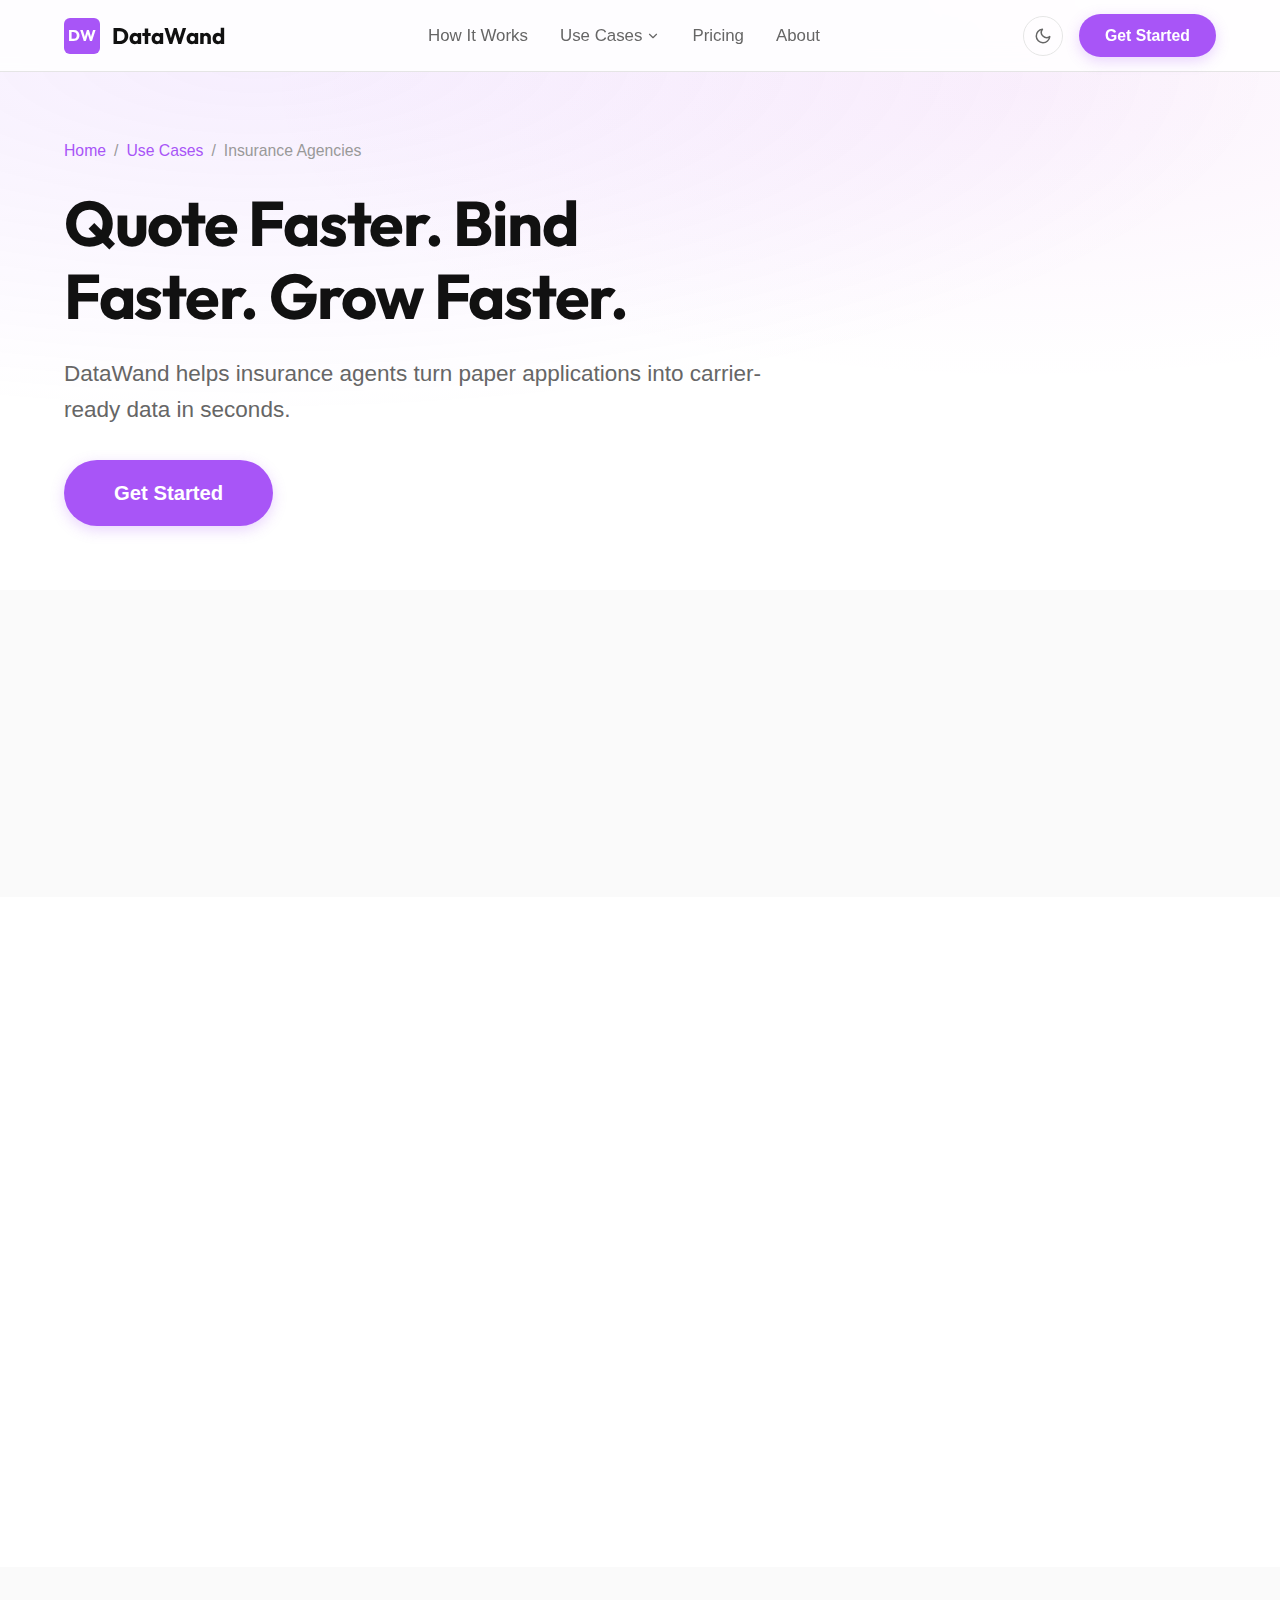
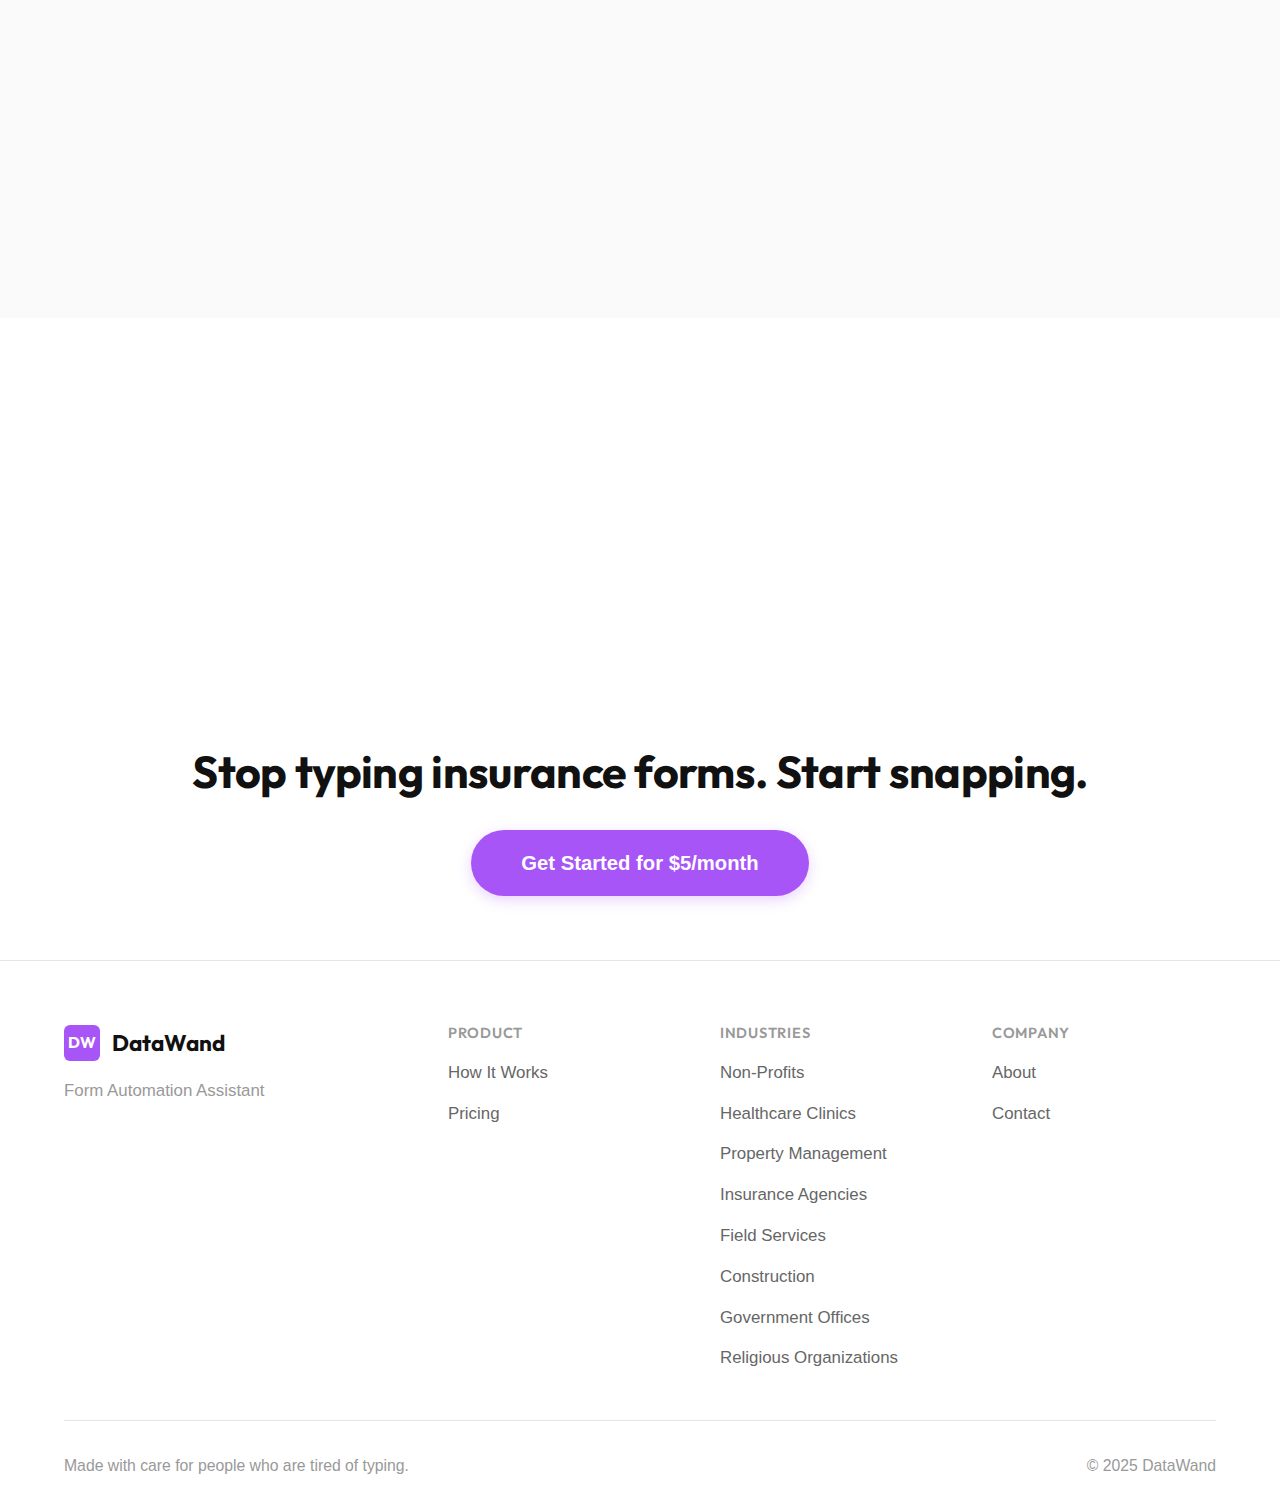
<file: use-cases/insurance-agencies.html>
<!DOCTYPE html>
<html lang="en">
<head>
    <meta charset="UTF-8">
    <meta name="viewport" content="width=device-width, initial-scale=1.0">
    <title>Insurance Agencies — DataWand</title>
    <meta name="description" content="Quote Faster. Bind Faster. Grow Faster. DataWand helps insurance agents turn paper applications into carrier-ready data in seconds.">
    <link rel="icon" href="../assets/icon-128.png" type="image/png">
    <link rel="preconnect" href="https://fonts.googleapis.com">
    <link rel="preconnect" href="https://fonts.gstatic.com" crossorigin>
    <link href="https://fonts.googleapis.com/css2?family=Outfit:wght@400;500;600;700&display=swap" rel="stylesheet">
    <link rel="stylesheet" href="../styles.css">
</head>
<body>
    <a href="#main" class="skip-link">Skip to content</a>

    <nav class="nav" role="navigation" aria-label="Main navigation">
        <div class="nav-inner">
            <a href="/" class="nav-brand" aria-label="DataWand home">
                <div class="nav-monogram">DW</div>
                <span class="nav-wordmark">DataWand</span>
            </a>
            <div class="nav-links">
                <a href="/how-it-works" class="nav-link">How It Works</a>
                <div class="nav-dropdown">
                    <button class="nav-dropdown-trigger" aria-expanded="false" aria-haspopup="true">
                        Use Cases
                        <svg xmlns="http://www.w3.org/2000/svg" viewBox="0 0 24 24" fill="none" stroke="currentColor" stroke-width="2" stroke-linecap="round" stroke-linejoin="round"><polyline points="6 9 12 15 18 9"/></svg>
                    </button>
                    <div class="nav-dropdown-menu" role="menu">
                        <a href="/use-cases/non-profits" class="nav-dropdown-item" role="menuitem">Non-Profits</a>
                        <a href="/use-cases/healthcare-clinics" class="nav-dropdown-item" role="menuitem">Healthcare Clinics</a>
                        <a href="/use-cases/property-management" class="nav-dropdown-item" role="menuitem">Property Management</a>
                        <a href="/use-cases/insurance-agencies" class="nav-dropdown-item" role="menuitem">Insurance Agencies</a>
                        <a href="/use-cases/field-services" class="nav-dropdown-item" role="menuitem">Field Services</a>
                        <a href="/use-cases/construction" class="nav-dropdown-item" role="menuitem">Construction</a>
                        <a href="/use-cases/government" class="nav-dropdown-item" role="menuitem">Government Offices</a>
                        <a href="/use-cases/religious-organizations" class="nav-dropdown-item" role="menuitem">Religious Organizations</a>
                    </div>
                </div>
                <a href="/pricing" class="nav-link">Pricing</a>
                <a href="/about" class="nav-link">About</a>
            </div>
            <div class="nav-actions">
                <button class="theme-toggle" aria-label="Toggle dark mode">
                    <svg xmlns="http://www.w3.org/2000/svg" viewBox="0 0 24 24" fill="none" stroke="currentColor" stroke-width="2" stroke-linecap="round" stroke-linejoin="round"><path d="M21 12.79A9 9 0 1 1 11.21 3 7 7 0 0 0 21 12.79z"/></svg>
                </button>
                <a href="/pricing" class="btn btn-primary btn-sm">Get Started</a>
                <button class="nav-hamburger" aria-label="Open menu" aria-expanded="false">
                    <span></span>
                    <span></span>
                    <span></span>
                </button>
            </div>
        </div>
    </nav>

    <div class="mobile-menu" role="dialog" aria-label="Mobile navigation">
        <div class="mobile-menu-links">
            <a href="/how-it-works" class="mobile-menu-link">How It Works</a>
            <a href="/pricing" class="mobile-menu-link">Pricing</a>
            <a href="/about" class="mobile-menu-link">About</a>
            <div class="mobile-menu-group-title">Use Cases</div>
            <a href="/use-cases/non-profits" class="mobile-menu-sublink">Non-Profits</a>
            <a href="/use-cases/healthcare-clinics" class="mobile-menu-sublink">Healthcare Clinics</a>
            <a href="/use-cases/property-management" class="mobile-menu-sublink">Property Management</a>
            <a href="/use-cases/insurance-agencies" class="mobile-menu-sublink">Insurance Agencies</a>
            <a href="/use-cases/field-services" class="mobile-menu-sublink">Field Services</a>
            <a href="/use-cases/construction" class="mobile-menu-sublink">Construction</a>
            <a href="/use-cases/government" class="mobile-menu-sublink">Government Offices</a>
            <a href="/use-cases/religious-organizations" class="mobile-menu-sublink">Religious Organizations</a>
            <div class="mobile-menu-cta">
                <a href="/pricing" class="btn btn-primary btn-lg" style="width:100%;">Get Started</a>
            </div>
        </div>
    </div>

    <main id="main">
        <!-- Hero -->
        <section class="use-case-hero">
            <div class="hero-bg" aria-hidden="true"></div>
            <div class="container">
                <div class="use-case-hero-content">
                    <div class="use-case-breadcrumb">
                        <a href="/">Home</a> / <a href="/#use-cases">Use Cases</a> / <span>Insurance Agencies</span>
                    </div>
                    <h1>Quote Faster. Bind Faster. Grow Faster.</h1>
                    <p>DataWand helps insurance agents turn paper applications into carrier-ready data in seconds.</p>
                    <a href="/pricing" class="btn btn-primary btn-lg">Get Started</a>
                </div>
            </div>
        </section>

        <!-- The Problem -->
        <section class="problem-section section-alt">
            <div class="container">
                <div class="problem-content fade-up">
                    <h2>The Problem</h2>
                    <p>Independent insurance brokers collect paper applications for auto, home, life, and commercial policies. Each one gets manually typed into carrier portals — or worse, multiple portals.</p>
                </div>
            </div>
        </section>

        <!-- How DataWand Helps -->
        <section class="section">
            <div class="container">
                <div class="section-header fade-up">
                    <h2>How DataWand Helps</h2>
                </div>
                <div class="benefits-list fade-up">
                    <div class="benefit-item">
                        <svg class="benefit-icon" xmlns="http://www.w3.org/2000/svg" viewBox="0 0 24 24" fill="none" stroke="currentColor" stroke-width="2.5" stroke-linecap="round" stroke-linejoin="round"><polyline points="20 6 9 17 4 12"/></svg>
                        <span class="benefit-text">Process policy applications in seconds instead of minutes</span>
                    </div>
                    <div class="benefit-item">
                        <svg class="benefit-icon" xmlns="http://www.w3.org/2000/svg" viewBox="0 0 24 24" fill="none" stroke="currentColor" stroke-width="2.5" stroke-linecap="round" stroke-linejoin="round"><polyline points="20 6 9 17 4 12"/></svg>
                        <span class="benefit-text">Import ACORD forms without retyping every field</span>
                    </div>
                    <div class="benefit-item">
                        <svg class="benefit-icon" xmlns="http://www.w3.org/2000/svg" viewBox="0 0 24 24" fill="none" stroke="currentColor" stroke-width="2.5" stroke-linecap="round" stroke-linejoin="round"><polyline points="20 6 9 17 4 12"/></svg>
                        <span class="benefit-text">Handle claims intake and change requests instantly</span>
                    </div>
                    <div class="benefit-item">
                        <svg class="benefit-icon" xmlns="http://www.w3.org/2000/svg" viewBox="0 0 24 24" fill="none" stroke="currentColor" stroke-width="2.5" stroke-linecap="round" stroke-linejoin="round"><polyline points="20 6 9 17 4 12"/></svg>
                        <span class="benefit-text">Spend more time selling, less time typing</span>
                    </div>
                </div>
            </div>
        </section>

        <!-- Example Forms -->
        <section class="section section-alt">
            <div class="container">
                <div class="section-header fade-up">
                    <h2>Forms You Can Process</h2>
                </div>
                <div class="forms-grid fade-up" style="justify-content:center;">
                    <span class="form-tag">Policy applications (auto, home, life)</span>
                    <span class="form-tag">Claims intake</span>
                    <span class="form-tag">Change requests</span>
                    <span class="form-tag">ACORD forms</span>
                    <span class="form-tag">Client info sheets</span>
                </div>
            </div>
        </section>

        <!-- ROI Callout -->
        <section class="section">
            <div class="container" style="display:flex;justify-content:center;">
                <div class="roi-callout fade-up">
                    <p>An agent processing 25 applications per day spends 2+ hours just on data entry. That's time not spent selling.</p>
                </div>
            </div>
        </section>

        <!-- CTA -->
        <section class="use-case-cta">
            <div class="container">
                <h2>Stop typing insurance forms. Start snapping.</h2>
                <a href="/pricing" class="btn btn-primary btn-lg">Get Started for $5/month</a>
            </div>
        </section>
    </main>

    <footer class="footer" role="contentinfo">
        <div class="container">
            <div class="footer-grid">
                <div class="footer-brand">
                    <a href="/" class="nav-brand">
                        <div class="nav-monogram">DW</div>
                        <span class="nav-wordmark">DataWand</span>
                    </a>
                    <p class="footer-tagline">Form Automation Assistant</p>
                </div>
                <div class="footer-column">
                    <h4>Product</h4>
                    <ul>
                        <li><a href="/how-it-works">How It Works</a></li>
                        <li><a href="/pricing">Pricing</a></li>
                    </ul>
                </div>
                <div class="footer-column">
                    <h4>Industries</h4>
                    <ul>
                        <li><a href="/use-cases/non-profits">Non-Profits</a></li>
                        <li><a href="/use-cases/healthcare-clinics">Healthcare Clinics</a></li>
                        <li><a href="/use-cases/property-management">Property Management</a></li>
                        <li><a href="/use-cases/insurance-agencies">Insurance Agencies</a></li>
                        <li><a href="/use-cases/field-services">Field Services</a></li>
                        <li><a href="/use-cases/construction">Construction</a></li>
                        <li><a href="/use-cases/government">Government Offices</a></li>
                        <li><a href="/use-cases/religious-organizations">Religious Organizations</a></li>
                    </ul>
                </div>
                <div class="footer-column">
                    <h4>Company</h4>
                    <ul>
                        <li><a href="/about">About</a></li>
                        <li><a href="/about#contact">Contact</a></li>
                    </ul>
                </div>
            </div>
            <div class="footer-bottom">
                <span>Made with care for people who are tired of typing.</span>
                <span>&copy; 2025 DataWand</span>
            </div>
        </div>
    </footer>

    <script src="../script.js"></script>
</body>
</html>
</file>
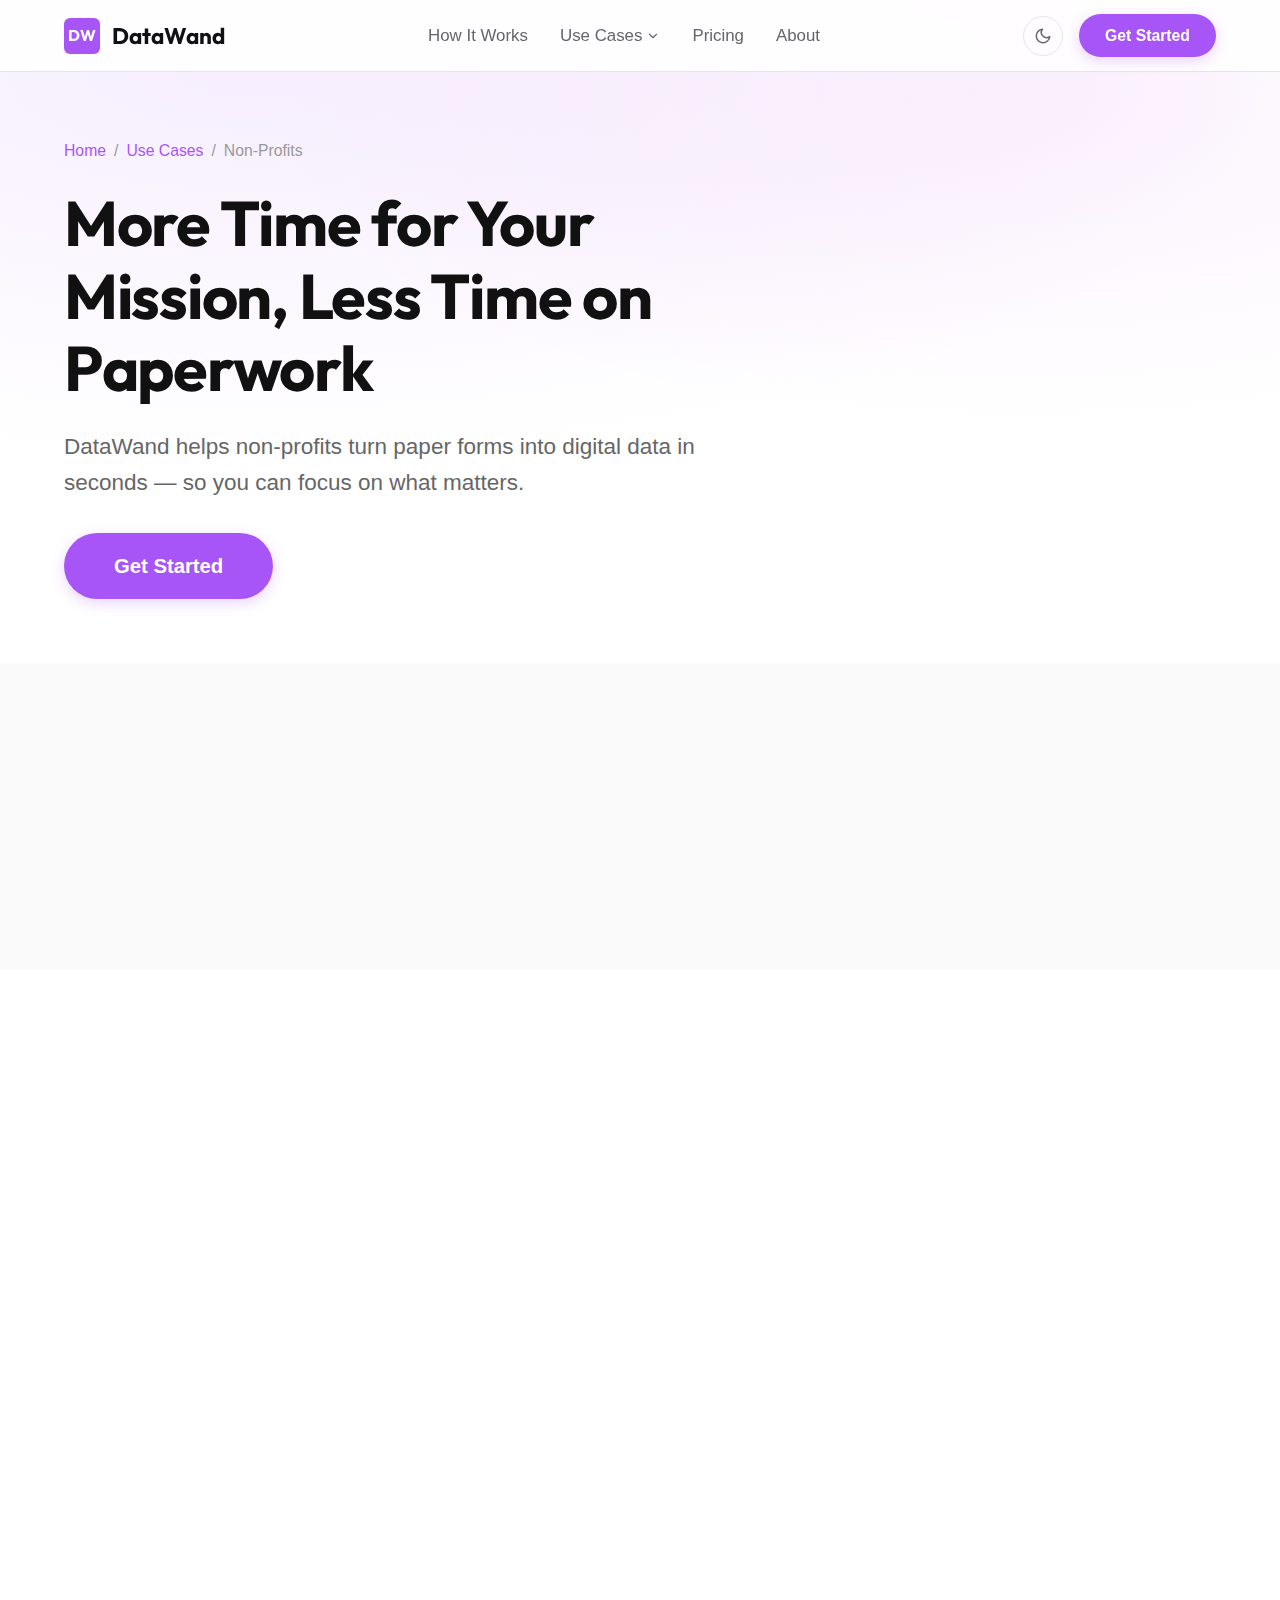
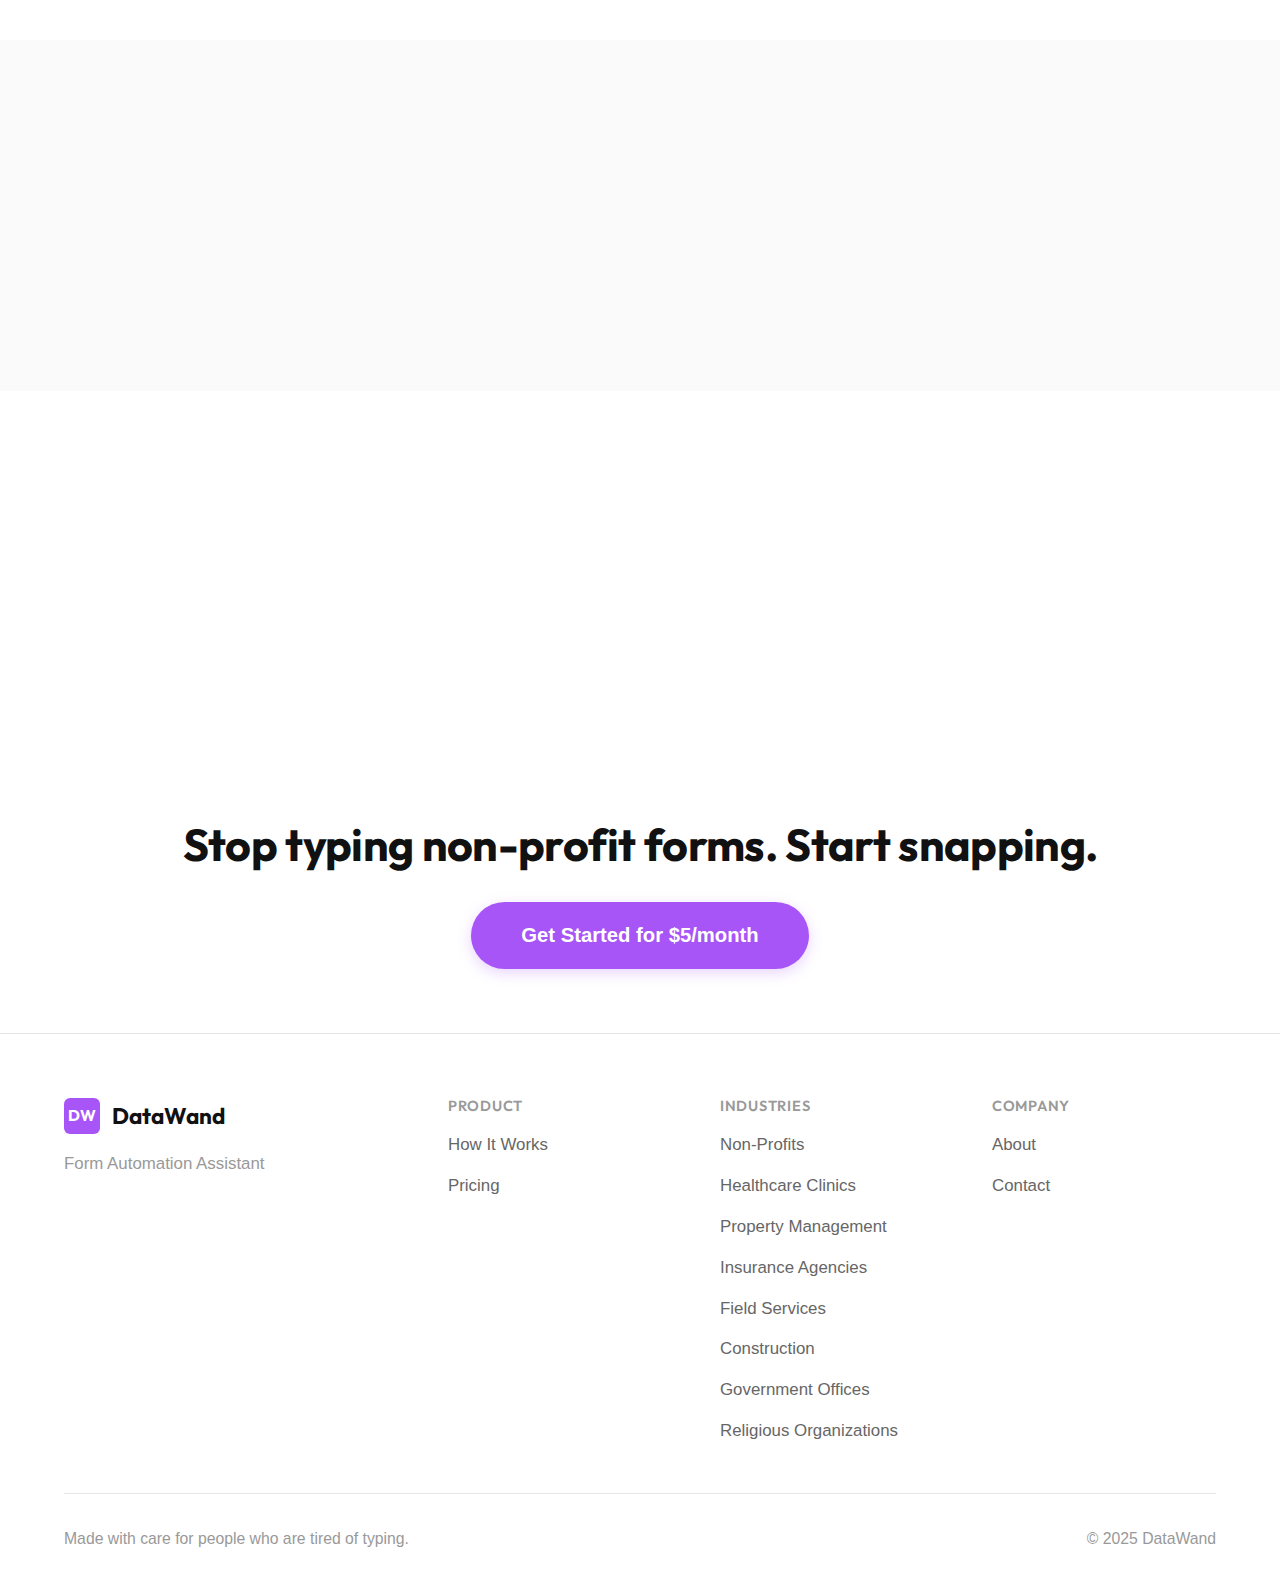
<file: use-cases/non-profits.html>
<!DOCTYPE html>
<html lang="en">
<head>
    <meta charset="UTF-8">
    <meta name="viewport" content="width=device-width, initial-scale=1.0">
    <title>Non-Profits — DataWand</title>
    <meta name="description" content="More Time for Your Mission, Less Time on Paperwork. DataWand helps non-profits turn paper forms into digital data in seconds — so you can focus on what matters.">
    <link rel="icon" href="../assets/icon-128.png" type="image/png">
    <link rel="preconnect" href="https://fonts.googleapis.com">
    <link rel="preconnect" href="https://fonts.gstatic.com" crossorigin>
    <link href="https://fonts.googleapis.com/css2?family=Outfit:wght@400;500;600;700&display=swap" rel="stylesheet">
    <link rel="stylesheet" href="../styles.css">
</head>
<body>
    <a href="#main" class="skip-link">Skip to content</a>

    <nav class="nav" role="navigation" aria-label="Main navigation">
        <div class="nav-inner">
            <a href="/" class="nav-brand" aria-label="DataWand home">
                <div class="nav-monogram">DW</div>
                <span class="nav-wordmark">DataWand</span>
            </a>
            <div class="nav-links">
                <a href="/how-it-works" class="nav-link">How It Works</a>
                <div class="nav-dropdown">
                    <button class="nav-dropdown-trigger" aria-expanded="false" aria-haspopup="true">
                        Use Cases
                        <svg xmlns="http://www.w3.org/2000/svg" viewBox="0 0 24 24" fill="none" stroke="currentColor" stroke-width="2" stroke-linecap="round" stroke-linejoin="round"><polyline points="6 9 12 15 18 9"/></svg>
                    </button>
                    <div class="nav-dropdown-menu" role="menu">
                        <a href="/use-cases/non-profits" class="nav-dropdown-item" role="menuitem">Non-Profits</a>
                        <a href="/use-cases/healthcare-clinics" class="nav-dropdown-item" role="menuitem">Healthcare Clinics</a>
                        <a href="/use-cases/property-management" class="nav-dropdown-item" role="menuitem">Property Management</a>
                        <a href="/use-cases/insurance-agencies" class="nav-dropdown-item" role="menuitem">Insurance Agencies</a>
                        <a href="/use-cases/field-services" class="nav-dropdown-item" role="menuitem">Field Services</a>
                        <a href="/use-cases/construction" class="nav-dropdown-item" role="menuitem">Construction</a>
                        <a href="/use-cases/government" class="nav-dropdown-item" role="menuitem">Government Offices</a>
                        <a href="/use-cases/religious-organizations" class="nav-dropdown-item" role="menuitem">Religious Organizations</a>
                    </div>
                </div>
                <a href="/pricing" class="nav-link">Pricing</a>
                <a href="/about" class="nav-link">About</a>
            </div>
            <div class="nav-actions">
                <button class="theme-toggle" aria-label="Toggle dark mode">
                    <svg xmlns="http://www.w3.org/2000/svg" viewBox="0 0 24 24" fill="none" stroke="currentColor" stroke-width="2" stroke-linecap="round" stroke-linejoin="round"><path d="M21 12.79A9 9 0 1 1 11.21 3 7 7 0 0 0 21 12.79z"/></svg>
                </button>
                <a href="/pricing" class="btn btn-primary btn-sm">Get Started</a>
                <button class="nav-hamburger" aria-label="Open menu" aria-expanded="false">
                    <span></span>
                    <span></span>
                    <span></span>
                </button>
            </div>
        </div>
    </nav>

    <div class="mobile-menu" role="dialog" aria-label="Mobile navigation">
        <div class="mobile-menu-links">
            <a href="/how-it-works" class="mobile-menu-link">How It Works</a>
            <a href="/pricing" class="mobile-menu-link">Pricing</a>
            <a href="/about" class="mobile-menu-link">About</a>
            <div class="mobile-menu-group-title">Use Cases</div>
            <a href="/use-cases/non-profits" class="mobile-menu-sublink">Non-Profits</a>
            <a href="/use-cases/healthcare-clinics" class="mobile-menu-sublink">Healthcare Clinics</a>
            <a href="/use-cases/property-management" class="mobile-menu-sublink">Property Management</a>
            <a href="/use-cases/insurance-agencies" class="mobile-menu-sublink">Insurance Agencies</a>
            <a href="/use-cases/field-services" class="mobile-menu-sublink">Field Services</a>
            <a href="/use-cases/construction" class="mobile-menu-sublink">Construction</a>
            <a href="/use-cases/government" class="mobile-menu-sublink">Government Offices</a>
            <a href="/use-cases/religious-organizations" class="mobile-menu-sublink">Religious Organizations</a>
            <div class="mobile-menu-cta">
                <a href="/pricing" class="btn btn-primary btn-lg" style="width:100%;">Get Started</a>
            </div>
        </div>
    </div>

    <main id="main">
        <!-- Hero -->
        <section class="use-case-hero">
            <div class="hero-bg" aria-hidden="true"></div>
            <div class="container">
                <div class="use-case-hero-content">
                    <div class="use-case-breadcrumb">
                        <a href="/">Home</a> / <a href="/#use-cases">Use Cases</a> / <span>Non-Profits</span>
                    </div>
                    <h1>More Time for Your Mission, Less Time on Paperwork</h1>
                    <p>DataWand helps non-profits turn paper forms into digital data in seconds — so you can focus on what matters.</p>
                    <a href="/pricing" class="btn btn-primary btn-lg">Get Started</a>
                </div>
            </div>
        </section>

        <!-- The Problem -->
        <section class="problem-section section-alt">
            <div class="container">
                <div class="problem-content fade-up">
                    <h2>The Problem</h2>
                    <p>Volunteer sign-up sheets, donor forms, event registrations, grant applications — non-profits drown in paper forms that someone has to type into the computer.</p>
                </div>
            </div>
        </section>

        <!-- How DataWand Helps -->
        <section class="section">
            <div class="container">
                <div class="section-header fade-up">
                    <h2>How DataWand Helps</h2>
                </div>
                <div class="benefits-list fade-up">
                    <div class="benefit-item">
                        <svg class="benefit-icon" xmlns="http://www.w3.org/2000/svg" viewBox="0 0 24 24" fill="none" stroke="currentColor" stroke-width="2.5" stroke-linecap="round" stroke-linejoin="round"><polyline points="20 6 9 17 4 12"/></svg>
                        <span class="benefit-text">Snap photos of volunteer sign-up sheets and import them instantly</span>
                    </div>
                    <div class="benefit-item">
                        <svg class="benefit-icon" xmlns="http://www.w3.org/2000/svg" viewBox="0 0 24 24" fill="none" stroke="currentColor" stroke-width="2.5" stroke-linecap="round" stroke-linejoin="round"><polyline points="20 6 9 17 4 12"/></svg>
                        <span class="benefit-text">Process donation pledge cards without manual data entry</span>
                    </div>
                    <div class="benefit-item">
                        <svg class="benefit-icon" xmlns="http://www.w3.org/2000/svg" viewBox="0 0 24 24" fill="none" stroke="currentColor" stroke-width="2.5" stroke-linecap="round" stroke-linejoin="round"><polyline points="20 6 9 17 4 12"/></svg>
                        <span class="benefit-text">Convert event registration forms to your database in seconds</span>
                    </div>
                    <div class="benefit-item">
                        <svg class="benefit-icon" xmlns="http://www.w3.org/2000/svg" viewBox="0 0 24 24" fill="none" stroke="currentColor" stroke-width="2.5" stroke-linecap="round" stroke-linejoin="round"><polyline points="20 6 9 17 4 12"/></svg>
                        <span class="benefit-text">Keep grant reporting data organized without the typing</span>
                    </div>
                </div>
            </div>
        </section>

        <!-- Example Forms -->
        <section class="section section-alt">
            <div class="container">
                <div class="section-header fade-up">
                    <h2>Forms You Can Process</h2>
                </div>
                <div class="forms-grid fade-up" style="justify-content:center;">
                    <span class="form-tag">Volunteer applications</span>
                    <span class="form-tag">Donation pledge cards</span>
                    <span class="form-tag">Event sign-in sheets</span>
                    <span class="form-tag">Intake forms</span>
                    <span class="form-tag">Grant reporting forms</span>
                </div>
            </div>
        </section>

        <!-- ROI Callout -->
        <section class="section">
            <div class="container" style="display:flex;justify-content:center;">
                <div class="roi-callout fade-up">
                    <p>Every hour your staff spends typing forms is an hour not spent on your mission.</p>
                </div>
            </div>
        </section>

        <!-- CTA -->
        <section class="use-case-cta">
            <div class="container">
                <h2>Stop typing non-profit forms. Start snapping.</h2>
                <a href="/pricing" class="btn btn-primary btn-lg">Get Started for $5/month</a>
            </div>
        </section>
    </main>

    <footer class="footer" role="contentinfo">
        <div class="container">
            <div class="footer-grid">
                <div class="footer-brand">
                    <a href="/" class="nav-brand">
                        <div class="nav-monogram">DW</div>
                        <span class="nav-wordmark">DataWand</span>
                    </a>
                    <p class="footer-tagline">Form Automation Assistant</p>
                </div>
                <div class="footer-column">
                    <h4>Product</h4>
                    <ul>
                        <li><a href="/how-it-works">How It Works</a></li>
                        <li><a href="/pricing">Pricing</a></li>
                    </ul>
                </div>
                <div class="footer-column">
                    <h4>Industries</h4>
                    <ul>
                        <li><a href="/use-cases/non-profits">Non-Profits</a></li>
                        <li><a href="/use-cases/healthcare-clinics">Healthcare Clinics</a></li>
                        <li><a href="/use-cases/property-management">Property Management</a></li>
                        <li><a href="/use-cases/insurance-agencies">Insurance Agencies</a></li>
                        <li><a href="/use-cases/field-services">Field Services</a></li>
                        <li><a href="/use-cases/construction">Construction</a></li>
                        <li><a href="/use-cases/government">Government Offices</a></li>
                        <li><a href="/use-cases/religious-organizations">Religious Organizations</a></li>
                    </ul>
                </div>
                <div class="footer-column">
                    <h4>Company</h4>
                    <ul>
                        <li><a href="/about">About</a></li>
                        <li><a href="/about#contact">Contact</a></li>
                    </ul>
                </div>
            </div>
            <div class="footer-bottom">
                <span>Made with care for people who are tired of typing.</span>
                <span>&copy; 2025 DataWand</span>
            </div>
        </div>
    </footer>

    <script src="../script.js"></script>
</body>
</html>
</file>
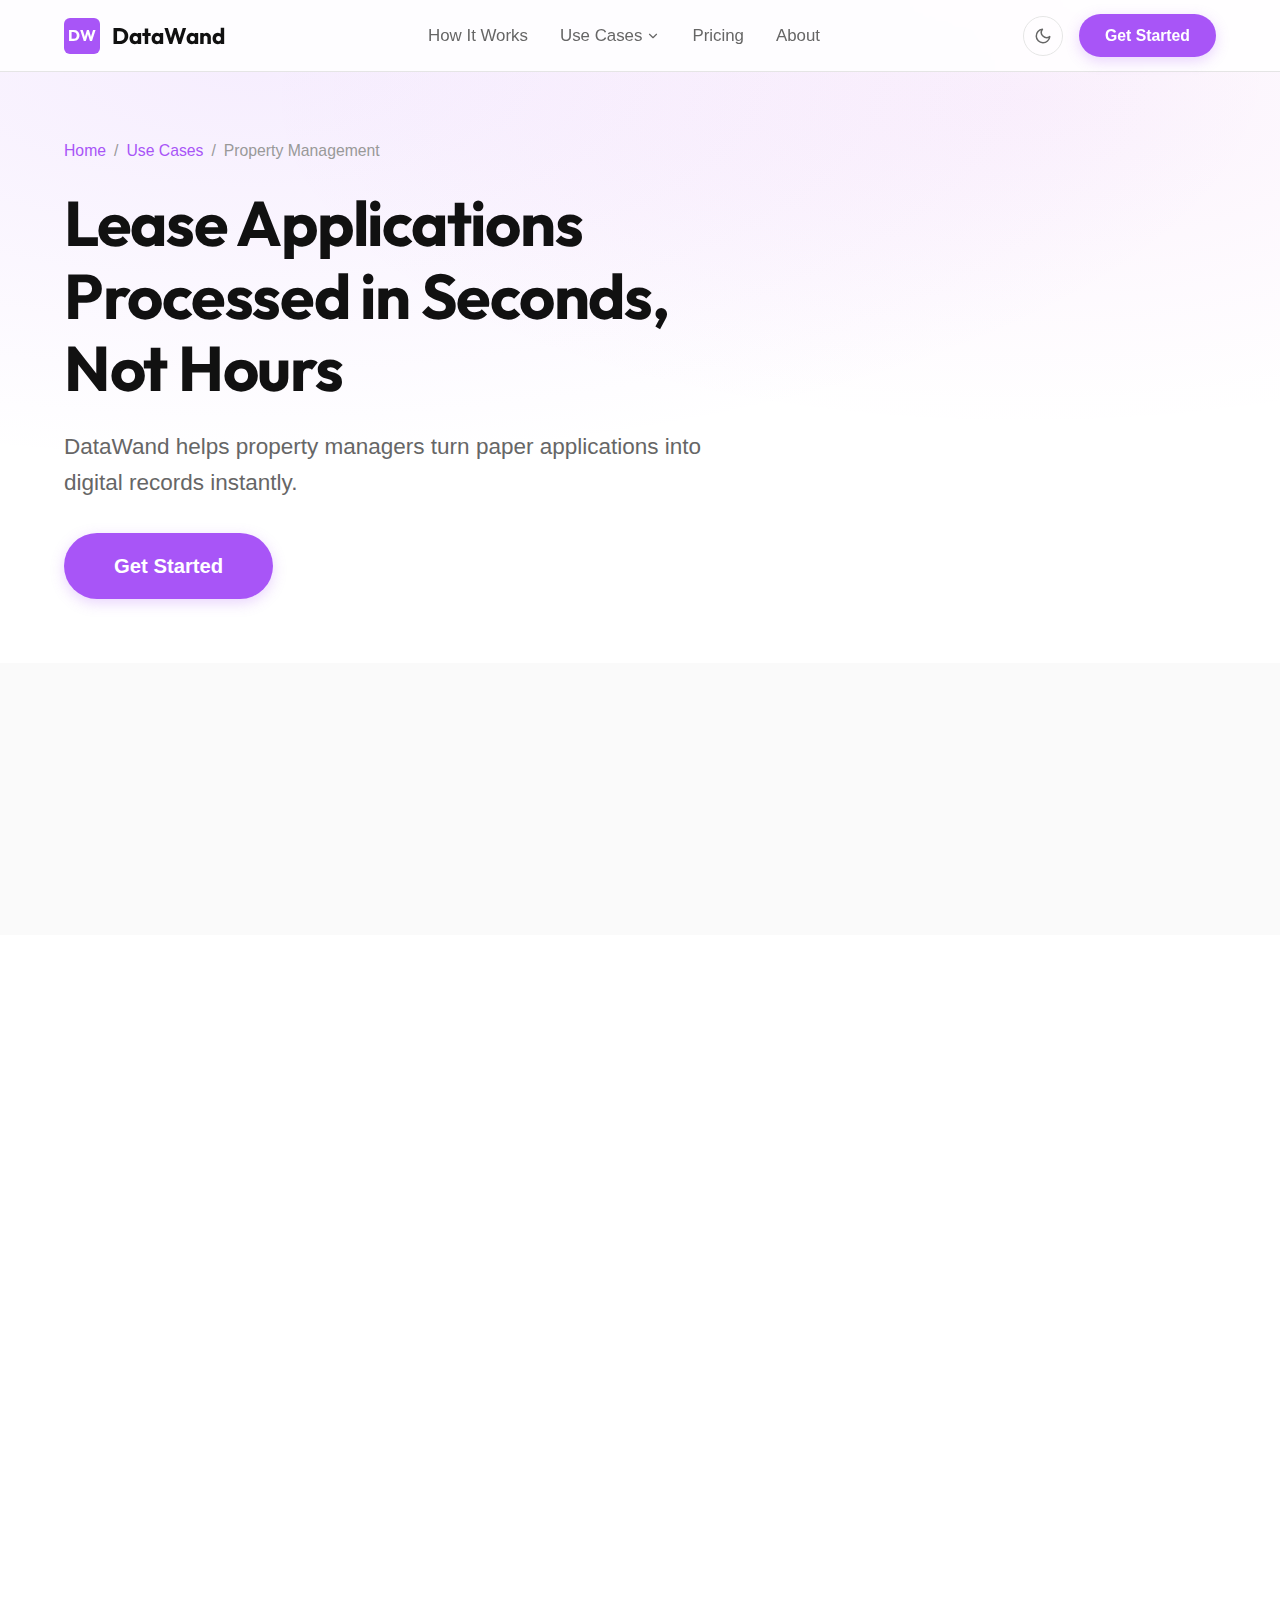
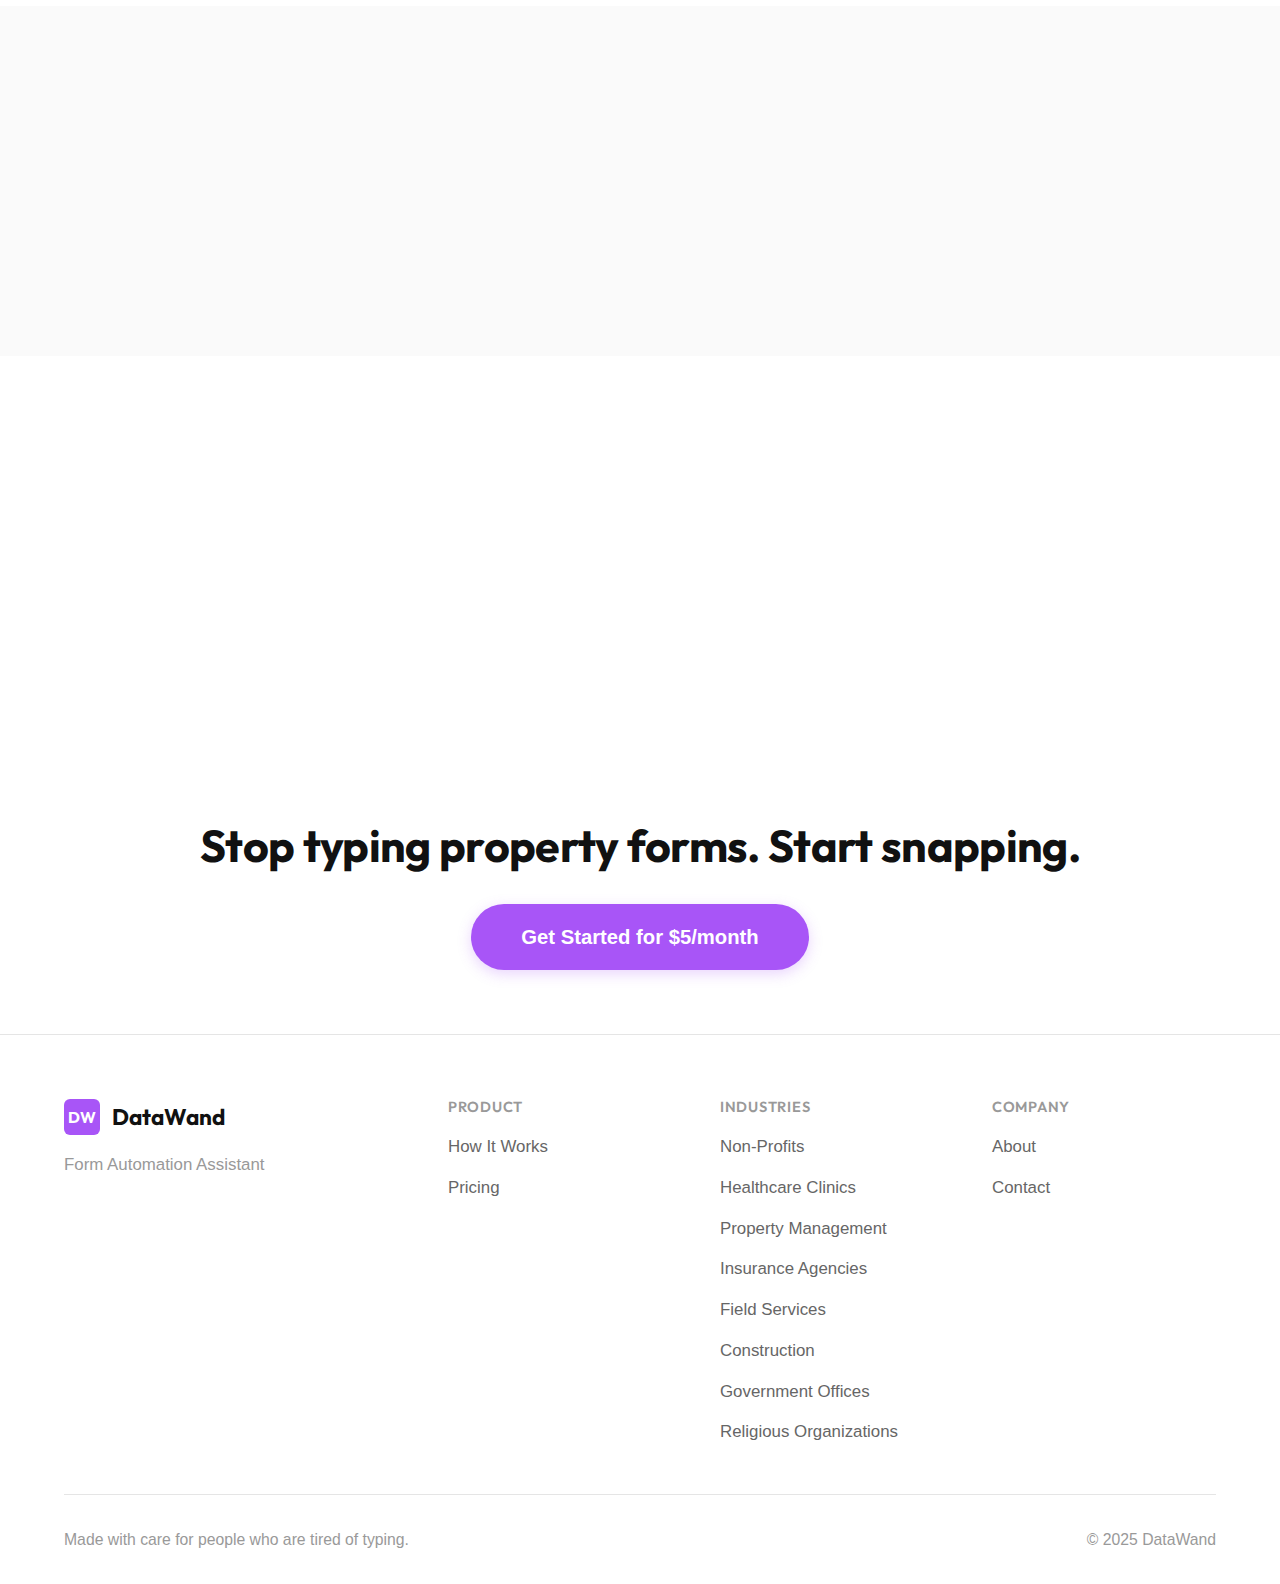
<file: use-cases/property-management.html>
<!DOCTYPE html>
<html lang="en">
<head>
    <meta charset="UTF-8">
    <meta name="viewport" content="width=device-width, initial-scale=1.0">
    <title>Property Management — DataWand</title>
    <meta name="description" content="Lease Applications Processed in Seconds, Not Hours. DataWand helps property managers turn paper applications into digital records instantly.">
    <link rel="icon" href="../assets/icon-128.png" type="image/png">
    <link rel="preconnect" href="https://fonts.googleapis.com">
    <link rel="preconnect" href="https://fonts.gstatic.com" crossorigin>
    <link href="https://fonts.googleapis.com/css2?family=Outfit:wght@400;500;600;700&display=swap" rel="stylesheet">
    <link rel="stylesheet" href="../styles.css">
</head>
<body>
    <a href="#main" class="skip-link">Skip to content</a>

    <nav class="nav" role="navigation" aria-label="Main navigation">
        <div class="nav-inner">
            <a href="/" class="nav-brand" aria-label="DataWand home">
                <div class="nav-monogram">DW</div>
                <span class="nav-wordmark">DataWand</span>
            </a>
            <div class="nav-links">
                <a href="/how-it-works" class="nav-link">How It Works</a>
                <div class="nav-dropdown">
                    <button class="nav-dropdown-trigger" aria-expanded="false" aria-haspopup="true">
                        Use Cases
                        <svg xmlns="http://www.w3.org/2000/svg" viewBox="0 0 24 24" fill="none" stroke="currentColor" stroke-width="2" stroke-linecap="round" stroke-linejoin="round"><polyline points="6 9 12 15 18 9"/></svg>
                    </button>
                    <div class="nav-dropdown-menu" role="menu">
                        <a href="/use-cases/non-profits" class="nav-dropdown-item" role="menuitem">Non-Profits</a>
                        <a href="/use-cases/healthcare-clinics" class="nav-dropdown-item" role="menuitem">Healthcare Clinics</a>
                        <a href="/use-cases/property-management" class="nav-dropdown-item" role="menuitem">Property Management</a>
                        <a href="/use-cases/insurance-agencies" class="nav-dropdown-item" role="menuitem">Insurance Agencies</a>
                        <a href="/use-cases/field-services" class="nav-dropdown-item" role="menuitem">Field Services</a>
                        <a href="/use-cases/construction" class="nav-dropdown-item" role="menuitem">Construction</a>
                        <a href="/use-cases/government" class="nav-dropdown-item" role="menuitem">Government Offices</a>
                        <a href="/use-cases/religious-organizations" class="nav-dropdown-item" role="menuitem">Religious Organizations</a>
                    </div>
                </div>
                <a href="/pricing" class="nav-link">Pricing</a>
                <a href="/about" class="nav-link">About</a>
            </div>
            <div class="nav-actions">
                <button class="theme-toggle" aria-label="Toggle dark mode">
                    <svg xmlns="http://www.w3.org/2000/svg" viewBox="0 0 24 24" fill="none" stroke="currentColor" stroke-width="2" stroke-linecap="round" stroke-linejoin="round"><path d="M21 12.79A9 9 0 1 1 11.21 3 7 7 0 0 0 21 12.79z"/></svg>
                </button>
                <a href="/pricing" class="btn btn-primary btn-sm">Get Started</a>
                <button class="nav-hamburger" aria-label="Open menu" aria-expanded="false">
                    <span></span>
                    <span></span>
                    <span></span>
                </button>
            </div>
        </div>
    </nav>

    <div class="mobile-menu" role="dialog" aria-label="Mobile navigation">
        <div class="mobile-menu-links">
            <a href="/how-it-works" class="mobile-menu-link">How It Works</a>
            <a href="/pricing" class="mobile-menu-link">Pricing</a>
            <a href="/about" class="mobile-menu-link">About</a>
            <div class="mobile-menu-group-title">Use Cases</div>
            <a href="/use-cases/non-profits" class="mobile-menu-sublink">Non-Profits</a>
            <a href="/use-cases/healthcare-clinics" class="mobile-menu-sublink">Healthcare Clinics</a>
            <a href="/use-cases/property-management" class="mobile-menu-sublink">Property Management</a>
            <a href="/use-cases/insurance-agencies" class="mobile-menu-sublink">Insurance Agencies</a>
            <a href="/use-cases/field-services" class="mobile-menu-sublink">Field Services</a>
            <a href="/use-cases/construction" class="mobile-menu-sublink">Construction</a>
            <a href="/use-cases/government" class="mobile-menu-sublink">Government Offices</a>
            <a href="/use-cases/religious-organizations" class="mobile-menu-sublink">Religious Organizations</a>
            <div class="mobile-menu-cta">
                <a href="/pricing" class="btn btn-primary btn-lg" style="width:100%;">Get Started</a>
            </div>
        </div>
    </div>

    <main id="main">
        <!-- Hero -->
        <section class="use-case-hero">
            <div class="hero-bg" aria-hidden="true"></div>
            <div class="container">
                <div class="use-case-hero-content">
                    <div class="use-case-breadcrumb">
                        <a href="/">Home</a> / <a href="/#use-cases">Use Cases</a> / <span>Property Management</span>
                    </div>
                    <h1>Lease Applications Processed in Seconds, Not Hours</h1>
                    <p>DataWand helps property managers turn paper applications into digital records instantly.</p>
                    <a href="/pricing" class="btn btn-primary btn-lg">Get Started</a>
                </div>
            </div>
        </section>

        <!-- The Problem -->
        <section class="problem-section section-alt">
            <div class="container">
                <div class="problem-content fade-up">
                    <h2>The Problem</h2>
                    <p>Rental applications, maintenance requests, and move-in/move-out checklists pile up. Staff manually type everything into property management software.</p>
                </div>
            </div>
        </section>

        <!-- How DataWand Helps -->
        <section class="section">
            <div class="container">
                <div class="section-header fade-up">
                    <h2>How DataWand Helps</h2>
                </div>
                <div class="benefits-list fade-up">
                    <div class="benefit-item">
                        <svg class="benefit-icon" xmlns="http://www.w3.org/2000/svg" viewBox="0 0 24 24" fill="none" stroke="currentColor" stroke-width="2.5" stroke-linecap="round" stroke-linejoin="round"><polyline points="20 6 9 17 4 12"/></svg>
                        <span class="benefit-text">Process rental applications in seconds instead of minutes</span>
                    </div>
                    <div class="benefit-item">
                        <svg class="benefit-icon" xmlns="http://www.w3.org/2000/svg" viewBox="0 0 24 24" fill="none" stroke="currentColor" stroke-width="2.5" stroke-linecap="round" stroke-linejoin="round"><polyline points="20 6 9 17 4 12"/></svg>
                        <span class="benefit-text">Import maintenance requests without manual data entry</span>
                    </div>
                    <div class="benefit-item">
                        <svg class="benefit-icon" xmlns="http://www.w3.org/2000/svg" viewBox="0 0 24 24" fill="none" stroke="currentColor" stroke-width="2.5" stroke-linecap="round" stroke-linejoin="round"><polyline points="20 6 9 17 4 12"/></svg>
                        <span class="benefit-text">Handle move-in/move-out checklists instantly</span>
                    </div>
                    <div class="benefit-item">
                        <svg class="benefit-icon" xmlns="http://www.w3.org/2000/svg" viewBox="0 0 24 24" fill="none" stroke="currentColor" stroke-width="2.5" stroke-linecap="round" stroke-linejoin="round"><polyline points="20 6 9 17 4 12"/></svg>
                        <span class="benefit-text">Keep your leasing office focused on tenants, not typing</span>
                    </div>
                </div>
            </div>
        </section>

        <!-- Example Forms -->
        <section class="section section-alt">
            <div class="container">
                <div class="section-header fade-up">
                    <h2>Forms You Can Process</h2>
                </div>
                <div class="forms-grid fade-up" style="justify-content:center;">
                    <span class="form-tag">Rental applications</span>
                    <span class="form-tag">Lease agreements</span>
                    <span class="form-tag">Maintenance requests</span>
                    <span class="form-tag">Move-in/move-out checklists</span>
                    <span class="form-tag">Tenant info updates</span>
                </div>
            </div>
        </section>

        <!-- ROI Callout -->
        <section class="section">
            <div class="container" style="display:flex;justify-content:center;">
                <div class="roi-callout fade-up">
                    <p>During leasing season, a single office processes 40+ applications per day. That's a full-time job just doing data entry.</p>
                </div>
            </div>
        </section>

        <!-- CTA -->
        <section class="use-case-cta">
            <div class="container">
                <h2>Stop typing property forms. Start snapping.</h2>
                <a href="/pricing" class="btn btn-primary btn-lg">Get Started for $5/month</a>
            </div>
        </section>
    </main>

    <footer class="footer" role="contentinfo">
        <div class="container">
            <div class="footer-grid">
                <div class="footer-brand">
                    <a href="/" class="nav-brand">
                        <div class="nav-monogram">DW</div>
                        <span class="nav-wordmark">DataWand</span>
                    </a>
                    <p class="footer-tagline">Form Automation Assistant</p>
                </div>
                <div class="footer-column">
                    <h4>Product</h4>
                    <ul>
                        <li><a href="/how-it-works">How It Works</a></li>
                        <li><a href="/pricing">Pricing</a></li>
                    </ul>
                </div>
                <div class="footer-column">
                    <h4>Industries</h4>
                    <ul>
                        <li><a href="/use-cases/non-profits">Non-Profits</a></li>
                        <li><a href="/use-cases/healthcare-clinics">Healthcare Clinics</a></li>
                        <li><a href="/use-cases/property-management">Property Management</a></li>
                        <li><a href="/use-cases/insurance-agencies">Insurance Agencies</a></li>
                        <li><a href="/use-cases/field-services">Field Services</a></li>
                        <li><a href="/use-cases/construction">Construction</a></li>
                        <li><a href="/use-cases/government">Government Offices</a></li>
                        <li><a href="/use-cases/religious-organizations">Religious Organizations</a></li>
                    </ul>
                </div>
                <div class="footer-column">
                    <h4>Company</h4>
                    <ul>
                        <li><a href="/about">About</a></li>
                        <li><a href="/about#contact">Contact</a></li>
                    </ul>
                </div>
            </div>
            <div class="footer-bottom">
                <span>Made with care for people who are tired of typing.</span>
                <span>&copy; 2025 DataWand</span>
            </div>
        </div>
    </footer>

    <script src="../script.js"></script>
</body>
</html>
</file>
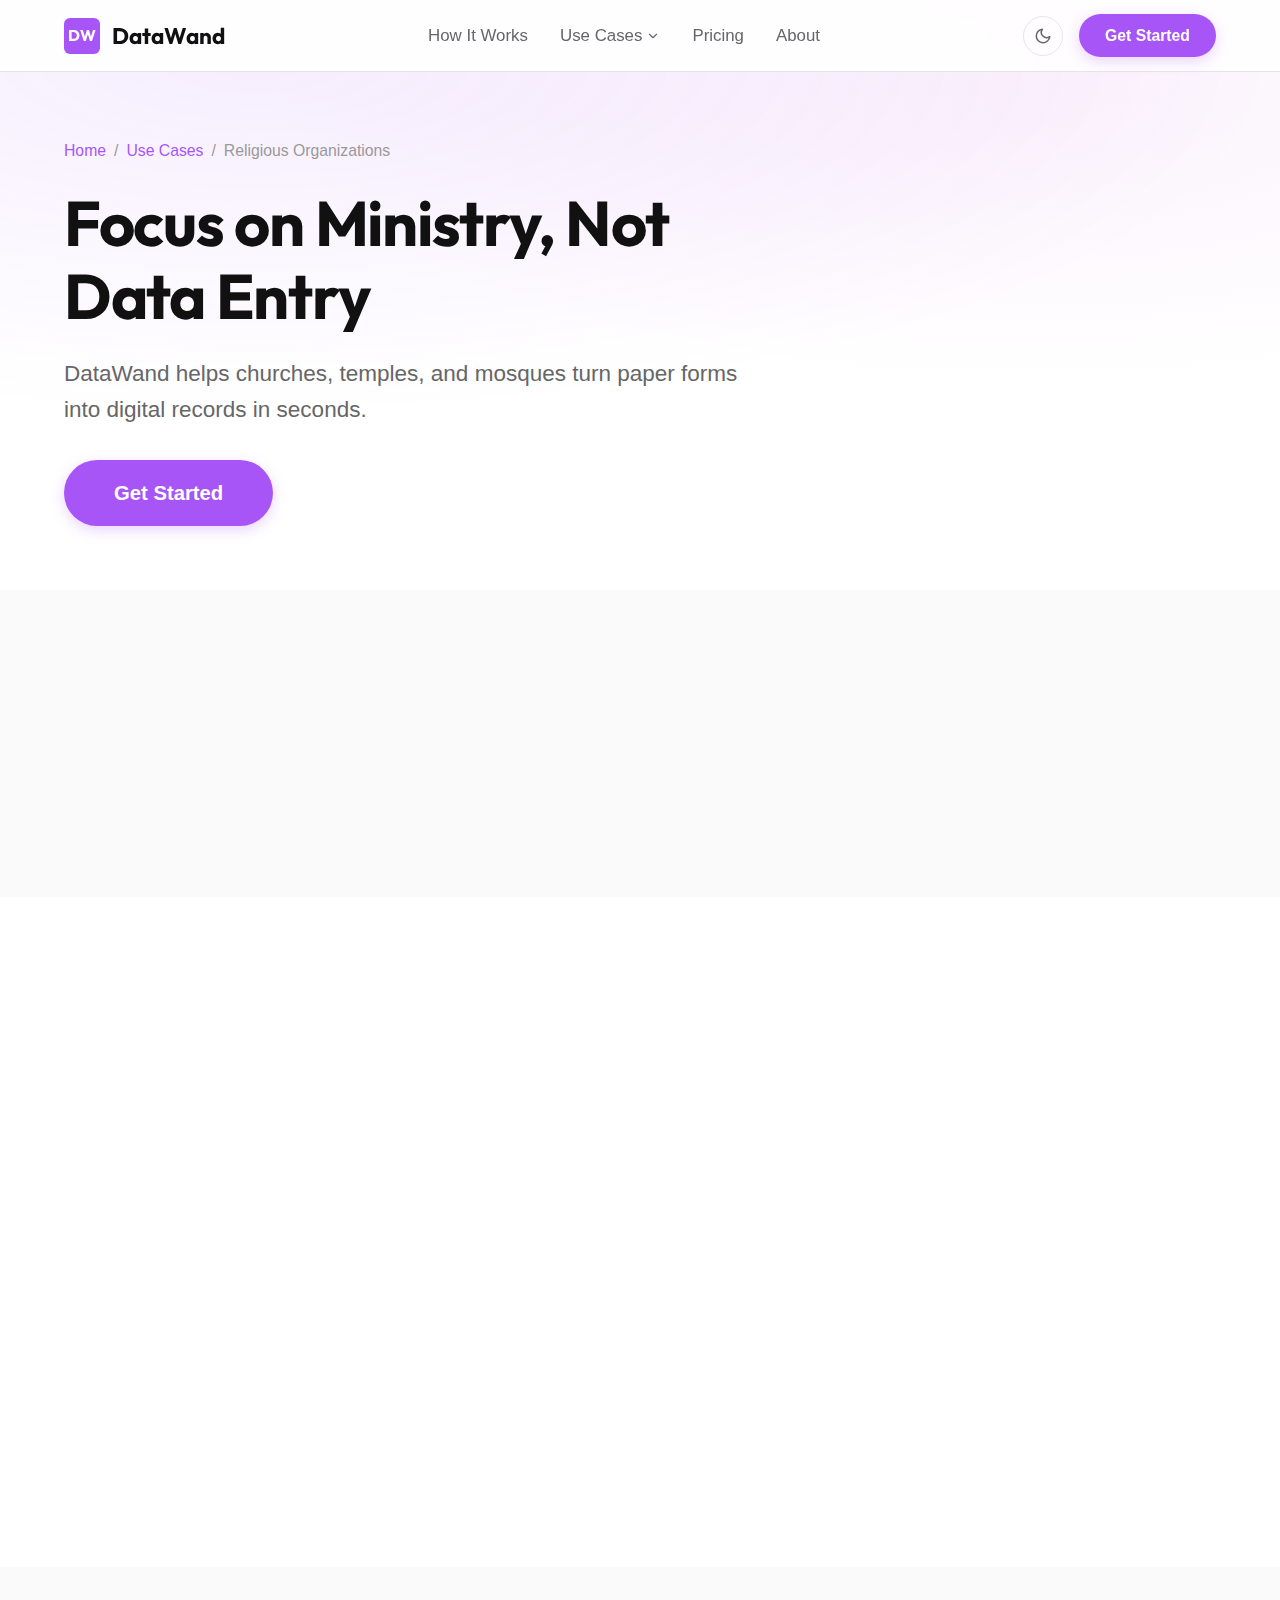
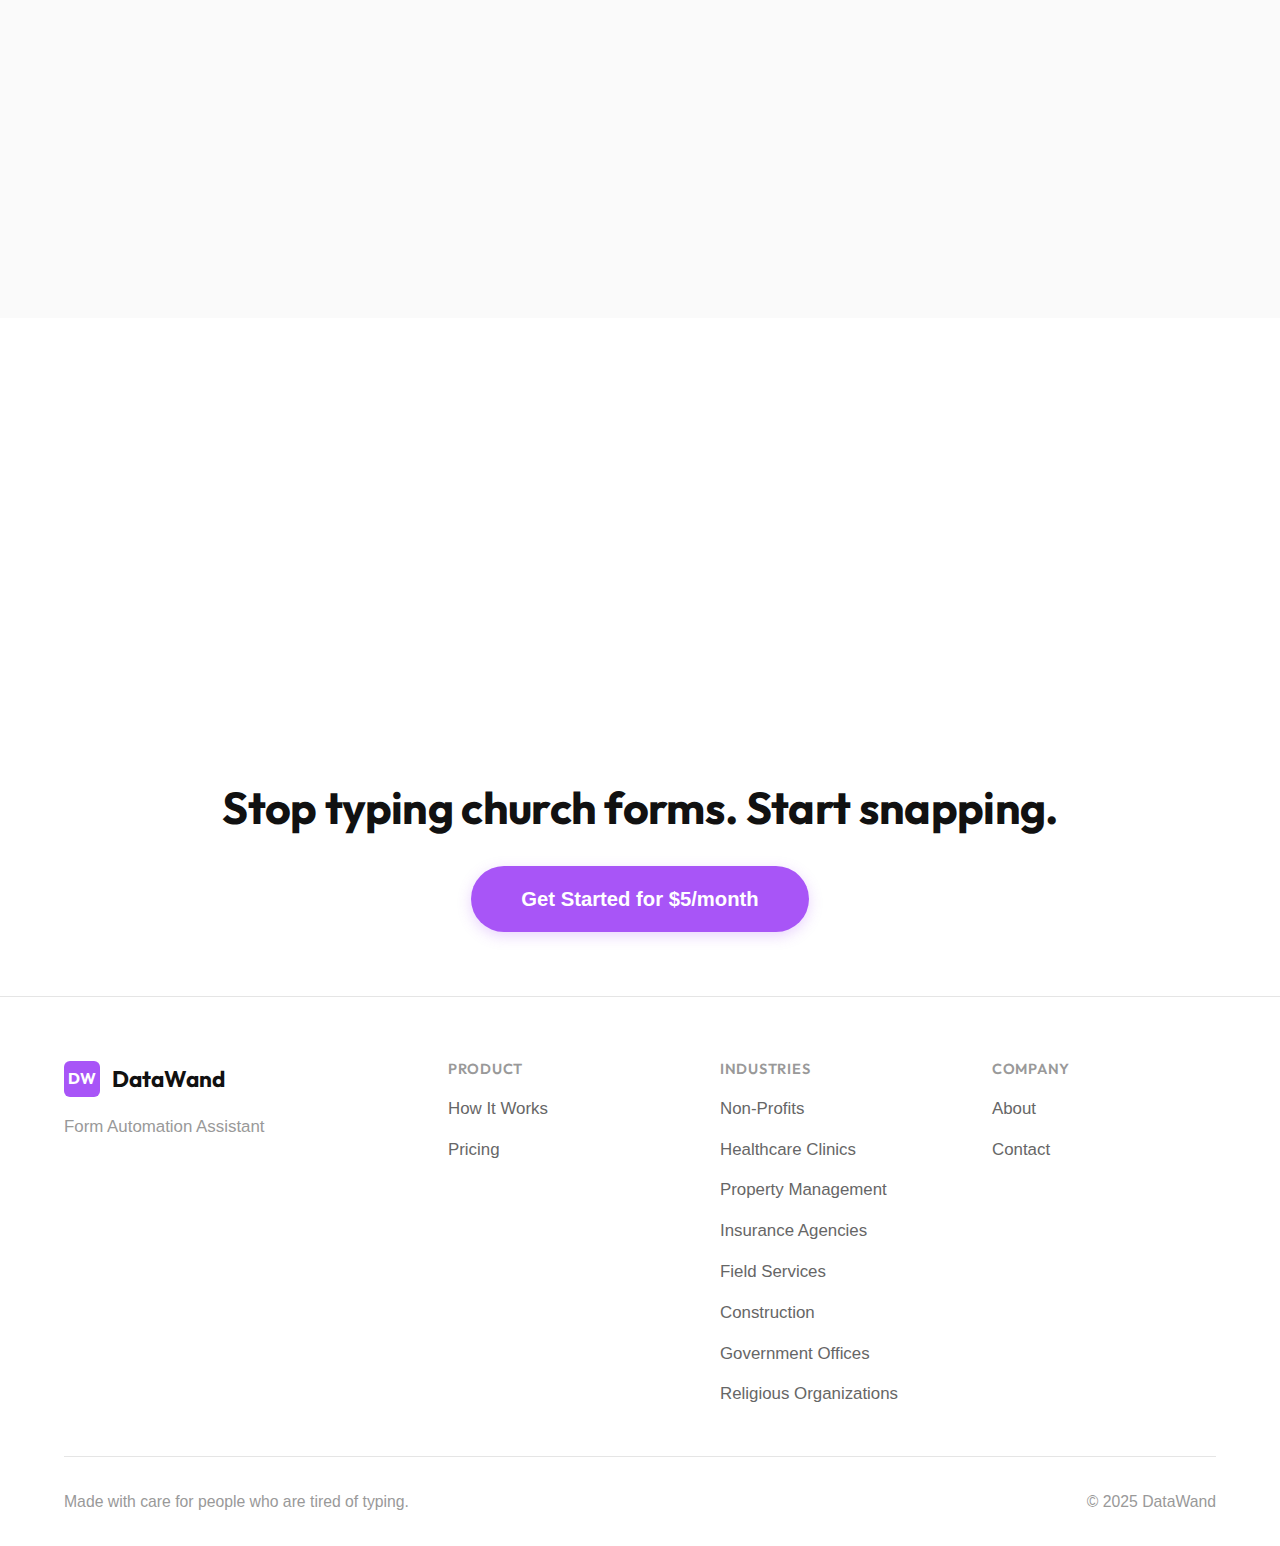
<file: use-cases/religious-organizations.html>
<!DOCTYPE html>
<html lang="en">
<head>
    <meta charset="UTF-8">
    <meta name="viewport" content="width=device-width, initial-scale=1.0">
    <title>Religious Organizations — DataWand</title>
    <meta name="description" content="Focus on Ministry, Not Data Entry. DataWand helps churches, temples, and mosques turn paper forms into digital records in seconds.">
    <link rel="icon" href="../assets/icon-128.png" type="image/png">
    <link rel="preconnect" href="https://fonts.googleapis.com">
    <link rel="preconnect" href="https://fonts.gstatic.com" crossorigin>
    <link href="https://fonts.googleapis.com/css2?family=Outfit:wght@400;500;600;700&display=swap" rel="stylesheet">
    <link rel="stylesheet" href="../styles.css">
</head>
<body>
    <a href="#main" class="skip-link">Skip to content</a>

    <nav class="nav" role="navigation" aria-label="Main navigation">
        <div class="nav-inner">
            <a href="/" class="nav-brand" aria-label="DataWand home">
                <div class="nav-monogram">DW</div>
                <span class="nav-wordmark">DataWand</span>
            </a>
            <div class="nav-links">
                <a href="/how-it-works" class="nav-link">How It Works</a>
                <div class="nav-dropdown">
                    <button class="nav-dropdown-trigger" aria-expanded="false" aria-haspopup="true">
                        Use Cases
                        <svg xmlns="http://www.w3.org/2000/svg" viewBox="0 0 24 24" fill="none" stroke="currentColor" stroke-width="2" stroke-linecap="round" stroke-linejoin="round"><polyline points="6 9 12 15 18 9"/></svg>
                    </button>
                    <div class="nav-dropdown-menu" role="menu">
                        <a href="/use-cases/non-profits" class="nav-dropdown-item" role="menuitem">Non-Profits</a>
                        <a href="/use-cases/healthcare-clinics" class="nav-dropdown-item" role="menuitem">Healthcare Clinics</a>
                        <a href="/use-cases/property-management" class="nav-dropdown-item" role="menuitem">Property Management</a>
                        <a href="/use-cases/insurance-agencies" class="nav-dropdown-item" role="menuitem">Insurance Agencies</a>
                        <a href="/use-cases/field-services" class="nav-dropdown-item" role="menuitem">Field Services</a>
                        <a href="/use-cases/construction" class="nav-dropdown-item" role="menuitem">Construction</a>
                        <a href="/use-cases/government" class="nav-dropdown-item" role="menuitem">Government Offices</a>
                        <a href="/use-cases/religious-organizations" class="nav-dropdown-item" role="menuitem">Religious Organizations</a>
                    </div>
                </div>
                <a href="/pricing" class="nav-link">Pricing</a>
                <a href="/about" class="nav-link">About</a>
            </div>
            <div class="nav-actions">
                <button class="theme-toggle" aria-label="Toggle dark mode">
                    <svg xmlns="http://www.w3.org/2000/svg" viewBox="0 0 24 24" fill="none" stroke="currentColor" stroke-width="2" stroke-linecap="round" stroke-linejoin="round"><path d="M21 12.79A9 9 0 1 1 11.21 3 7 7 0 0 0 21 12.79z"/></svg>
                </button>
                <a href="/pricing" class="btn btn-primary btn-sm">Get Started</a>
                <button class="nav-hamburger" aria-label="Open menu" aria-expanded="false">
                    <span></span>
                    <span></span>
                    <span></span>
                </button>
            </div>
        </div>
    </nav>

    <div class="mobile-menu" role="dialog" aria-label="Mobile navigation">
        <div class="mobile-menu-links">
            <a href="/how-it-works" class="mobile-menu-link">How It Works</a>
            <a href="/pricing" class="mobile-menu-link">Pricing</a>
            <a href="/about" class="mobile-menu-link">About</a>
            <div class="mobile-menu-group-title">Use Cases</div>
            <a href="/use-cases/non-profits" class="mobile-menu-sublink">Non-Profits</a>
            <a href="/use-cases/healthcare-clinics" class="mobile-menu-sublink">Healthcare Clinics</a>
            <a href="/use-cases/property-management" class="mobile-menu-sublink">Property Management</a>
            <a href="/use-cases/insurance-agencies" class="mobile-menu-sublink">Insurance Agencies</a>
            <a href="/use-cases/field-services" class="mobile-menu-sublink">Field Services</a>
            <a href="/use-cases/construction" class="mobile-menu-sublink">Construction</a>
            <a href="/use-cases/government" class="mobile-menu-sublink">Government Offices</a>
            <a href="/use-cases/religious-organizations" class="mobile-menu-sublink">Religious Organizations</a>
            <div class="mobile-menu-cta">
                <a href="/pricing" class="btn btn-primary btn-lg" style="width:100%;">Get Started</a>
            </div>
        </div>
    </div>

    <main id="main">
        <section class="use-case-hero">
            <div class="hero-bg" aria-hidden="true"></div>
            <div class="container">
                <div class="use-case-hero-content">
                    <div class="use-case-breadcrumb">
                        <a href="/">Home</a> / <a href="/#use-cases">Use Cases</a> / <span>Religious Organizations</span>
                    </div>
                    <h1>Focus on Ministry, Not Data Entry</h1>
                    <p>DataWand helps churches, temples, and mosques turn paper forms into digital records in seconds.</p>
                    <a href="/pricing" class="btn btn-primary btn-lg">Get Started</a>
                </div>
            </div>
        </section>

        <section class="problem-section section-alt">
            <div class="container">
                <div class="problem-content fade-up">
                    <h2>The Problem</h2>
                    <p>Membership forms, event sign-ups, pledge cards, facility use requests &mdash; churches, temples, and mosques collect lots of paper forms that volunteers or staff must type in.</p>
                </div>
            </div>
        </section>

        <section class="section">
            <div class="container">
                <div class="section-header fade-up">
                    <h2>How DataWand Helps</h2>
                </div>
                <div class="benefits-list fade-up">
                    <div class="benefit-item">
                        <svg class="benefit-icon" xmlns="http://www.w3.org/2000/svg" viewBox="0 0 24 24" fill="none" stroke="currentColor" stroke-width="2.5" stroke-linecap="round" stroke-linejoin="round"><polyline points="20 6 9 17 4 12"/></svg>
                        <span class="benefit-text">Process membership registrations in seconds instead of minutes</span>
                    </div>
                    <div class="benefit-item">
                        <svg class="benefit-icon" xmlns="http://www.w3.org/2000/svg" viewBox="0 0 24 24" fill="none" stroke="currentColor" stroke-width="2.5" stroke-linecap="round" stroke-linejoin="round"><polyline points="20 6 9 17 4 12"/></svg>
                        <span class="benefit-text">Import donation pledge cards without manual data entry</span>
                    </div>
                    <div class="benefit-item">
                        <svg class="benefit-icon" xmlns="http://www.w3.org/2000/svg" viewBox="0 0 24 24" fill="none" stroke="currentColor" stroke-width="2.5" stroke-linecap="round" stroke-linejoin="round"><polyline points="20 6 9 17 4 12"/></svg>
                        <span class="benefit-text">Handle event sign-ups and facility use requests instantly</span>
                    </div>
                    <div class="benefit-item">
                        <svg class="benefit-icon" xmlns="http://www.w3.org/2000/svg" viewBox="0 0 24 24" fill="none" stroke="currentColor" stroke-width="2.5" stroke-linecap="round" stroke-linejoin="round"><polyline points="20 6 9 17 4 12"/></svg>
                        <span class="benefit-text">Give your admin volunteers their time back</span>
                    </div>
                </div>
            </div>
        </section>

        <section class="section section-alt">
            <div class="container">
                <div class="section-header fade-up">
                    <h2>Forms You Can Process</h2>
                </div>
                <div class="forms-grid fade-up" style="justify-content:center;">
                    <span class="form-tag">Membership registrations</span>
                    <span class="form-tag">Event sign-ups</span>
                    <span class="form-tag">Donation pledge cards</span>
                    <span class="form-tag">Facility use requests</span>
                    <span class="form-tag">Volunteer applications</span>
                    <span class="form-tag">Prayer request cards</span>
                </div>
            </div>
        </section>

        <section class="section">
            <div class="container" style="display:flex;justify-content:center;">
                <div class="roi-callout fade-up">
                    <p>When your admin volunteer spends Sunday afternoon typing in 50 pledge cards, that's time away from the community.</p>
                </div>
            </div>
        </section>

        <section class="use-case-cta">
            <div class="container">
                <h2>Stop typing church forms. Start snapping.</h2>
                <a href="/pricing" class="btn btn-primary btn-lg">Get Started for $5/month</a>
            </div>
        </section>
    </main>

    <footer class="footer" role="contentinfo">
        <div class="container">
            <div class="footer-grid">
                <div class="footer-brand">
                    <a href="/" class="nav-brand">
                        <div class="nav-monogram">DW</div>
                        <span class="nav-wordmark">DataWand</span>
                    </a>
                    <p class="footer-tagline">Form Automation Assistant</p>
                </div>
                <div class="footer-column">
                    <h4>Product</h4>
                    <ul>
                        <li><a href="/how-it-works">How It Works</a></li>
                        <li><a href="/pricing">Pricing</a></li>
                    </ul>
                </div>
                <div class="footer-column">
                    <h4>Industries</h4>
                    <ul>
                        <li><a href="/use-cases/non-profits">Non-Profits</a></li>
                        <li><a href="/use-cases/healthcare-clinics">Healthcare Clinics</a></li>
                        <li><a href="/use-cases/property-management">Property Management</a></li>
                        <li><a href="/use-cases/insurance-agencies">Insurance Agencies</a></li>
                        <li><a href="/use-cases/field-services">Field Services</a></li>
                        <li><a href="/use-cases/construction">Construction</a></li>
                        <li><a href="/use-cases/government">Government Offices</a></li>
                        <li><a href="/use-cases/religious-organizations">Religious Organizations</a></li>
                    </ul>
                </div>
                <div class="footer-column">
                    <h4>Company</h4>
                    <ul>
                        <li><a href="/about">About</a></li>
                        <li><a href="/about#contact">Contact</a></li>
                    </ul>
                </div>
            </div>
            <div class="footer-bottom">
                <span>Made with care for people who are tired of typing.</span>
                <span>&copy; 2025 DataWand</span>
            </div>
        </div>
    </footer>

    <script src="../script.js"></script>
</body>
</html>
</file>
<file: styles.css>
/* ============================================
   DataWand — Design System & Global Styles
   ============================================ */

/* --- CSS Custom Properties (Design Tokens) --- */
:root {
  /* Purple palette */
  --purple-50: #faf5ff;
  --purple-100: #f3e8ff;
  --purple-200: #e9d5ff;
  --purple-300: #d8b4fe;
  --purple-400: #c084fc;
  --purple-500: #a855f7;
  --purple-600: #9333ea;
  --purple-700: #7c3aed;
  --purple-800: #6b21a8;
  --purple-900: #581c87;
  --glow: rgba(168, 85, 247, 0.3);
  --glow-strong: rgba(168, 85, 247, 0.45);

  /* Status */
  --success: #22c55e;
  --warning: #f59e0b;
  --error: #ef4444;
  --info: #6366f1;

  /* Light theme (default) */
  --text-primary: #111111;
  --text-secondary: #666666;
  --text-tertiary: #999999;
  --border: #e5e5e5;
  --border-light: #f0f0f0;
  --bg: #ffffff;
  --bg-alt: #fafafa;
  --nav-bg: rgba(255, 255, 255, 0.85);

  /* Shadows */
  --shadow-sm: 0 1px 3px rgba(0, 0, 0, 0.08);
  --shadow-md: 0 4px 12px rgba(0, 0, 0, 0.08);
  --shadow-lg: 0 8px 24px rgba(0, 0, 0, 0.1);
  --shadow-glow: 0 4px 14px rgba(168, 85, 247, 0.25);
  --shadow-glow-strong: 0 6px 20px rgba(168, 85, 247, 0.35);

  /* Spacing */
  --space-1: 4px;
  --space-2: 8px;
  --space-3: 12px;
  --space-4: 16px;
  --space-6: 24px;
  --space-8: 32px;
  --space-12: 48px;
  --space-16: 64px;
  --space-24: 96px;
  --space-32: 128px;

  /* Radius */
  --radius-sm: 6px;
  --radius-md: 10px;
  --radius-lg: 14px;
  --radius-xl: 20px;
  --radius-pill: 9999px;

  /* Layout */
  --max-width: 1200px;
  --nav-height: 72px;

  /* Typography */
  --font-heading: 'Outfit', sans-serif;
  --font-body: -apple-system, BlinkMacSystemFont, 'SF Pro Display', 'Segoe UI', Roboto, sans-serif;
  --font-size-base: 18px;
  --line-height-base: 1.6;
  --line-height-heading: 1.15;
}

/* --- Dark Mode --- */
[data-theme="dark"] {
  --text-primary: #f5f5f5;
  --text-secondary: #a3a3a3;
  --text-tertiary: #737373;
  --border: #2a2a2a;
  --border-light: #1f1f1f;
  --bg: #0f1419;
  --bg-alt: #161b22;
  --nav-bg: rgba(15, 20, 25, 0.85);
  --shadow-sm: 0 1px 3px rgba(0, 0, 0, 0.3);
  --shadow-md: 0 4px 12px rgba(0, 0, 0, 0.3);
  --shadow-lg: 0 8px 24px rgba(0, 0, 0, 0.4);
}

/* --- Reset & Base --- */
*,
*::before,
*::after {
  margin: 0;
  padding: 0;
  box-sizing: border-box;
}

html {
  font-size: var(--font-size-base);
  scroll-behavior: smooth;
  -webkit-text-size-adjust: 100%;
}

body {
  font-family: var(--font-body);
  font-weight: 400;
  line-height: var(--line-height-base);
  color: var(--text-primary);
  background-color: var(--bg);
  -webkit-font-smoothing: antialiased;
  -moz-osx-font-smoothing: grayscale;
  overflow-x: hidden;
}

img, picture, video, canvas, svg {
  display: block;
  max-width: 100%;
}

input, button, textarea, select {
  font: inherit;
}

a {
  color: var(--purple-500);
  text-decoration: none;
  transition: color 0.2s ease;
}

a:hover {
  color: var(--purple-600);
}

ul, ol {
  list-style: none;
}

/* --- Typography --- */
h1, h2, h3, h4, h5, h6 {
  font-family: var(--font-heading);
  font-weight: 700;
  line-height: var(--line-height-heading);
  color: var(--text-primary);
}

h1 {
  font-size: clamp(2.25rem, 5vw, 3.5rem);
  letter-spacing: -0.02em;
}

h2 {
  font-size: clamp(1.75rem, 3.5vw, 2.5rem);
  letter-spacing: -0.015em;
}

h3 {
  font-size: clamp(1.25rem, 2vw, 1.5rem);
}

p {
  color: var(--text-secondary);
  max-width: 65ch;
}

strong {
  font-weight: 600;
  color: var(--text-primary);
}

/* --- Layout --- */
.container {
  width: 100%;
  max-width: var(--max-width);
  margin: 0 auto;
  padding: 0 var(--space-6);
}

.section {
  padding: var(--space-24) 0;
}

.section-alt {
  background-color: var(--bg-alt);
}

.section-purple {
  background-color: var(--purple-50);
}

[data-theme="dark"] .section-purple {
  background-color: rgba(88, 28, 135, 0.1);
}

.section-header {
  text-align: center;
  max-width: 700px;
  margin: 0 auto var(--space-16);
}

.section-header p {
  margin: var(--space-4) auto 0;
  font-size: 1.125rem;
}

/* --- Buttons --- */
.btn {
  display: inline-flex;
  align-items: center;
  justify-content: center;
  gap: var(--space-2);
  padding: var(--space-3) var(--space-8);
  font-family: var(--font-body);
  font-size: 1rem;
  font-weight: 600;
  line-height: 1.5;
  border: 2px solid transparent;
  border-radius: var(--radius-pill);
  cursor: pointer;
  transition: all 0.2s ease;
  white-space: nowrap;
}

.btn:active {
  transform: scale(0.97);
}

.btn-primary {
  background-color: var(--purple-500);
  color: #ffffff;
  box-shadow: var(--shadow-glow);
}

.btn-primary:hover {
  background-color: var(--purple-600);
  color: #ffffff;
  box-shadow: var(--shadow-glow-strong);
}

.btn-secondary {
  background-color: transparent;
  color: var(--purple-500);
  border-color: var(--purple-500);
}

.btn-secondary:hover {
  background-color: var(--purple-50);
  color: var(--purple-600);
  border-color: var(--purple-600);
}

[data-theme="dark"] .btn-secondary:hover {
  background-color: rgba(168, 85, 247, 0.1);
}

.btn-lg {
  padding: var(--space-4) var(--space-12);
  font-size: 1.125rem;
}

.btn-sm {
  padding: var(--space-2) var(--space-6);
  font-size: 0.875rem;
}

/* --- Navigation --- */
.nav {
  position: fixed;
  top: 0;
  left: 0;
  right: 0;
  height: var(--nav-height);
  background: var(--nav-bg);
  backdrop-filter: blur(12px);
  -webkit-backdrop-filter: blur(12px);
  border-bottom: 1px solid var(--border);
  z-index: 1000;
  transition: background-color 0.3s ease;
}

.nav-inner {
  display: flex;
  align-items: center;
  justify-content: space-between;
  height: 100%;
  max-width: var(--max-width);
  margin: 0 auto;
  padding: 0 var(--space-6);
}

.nav-brand {
  display: flex;
  align-items: center;
  gap: var(--space-3);
  text-decoration: none;
  color: var(--text-primary);
}

.nav-monogram {
  display: flex;
  align-items: center;
  justify-content: center;
  width: 36px;
  height: 36px;
  background: var(--purple-500);
  color: #ffffff;
  font-family: var(--font-heading);
  font-weight: 700;
  font-size: 0.875rem;
  border-radius: var(--radius-sm);
}

.nav-wordmark {
  font-family: var(--font-heading);
  font-weight: 700;
  font-size: 1.25rem;
  color: var(--text-primary);
}

.nav-links {
  display: flex;
  align-items: center;
  gap: var(--space-8);
}

.nav-link {
  font-size: 0.9375rem;
  font-weight: 500;
  color: var(--text-secondary);
  text-decoration: none;
  transition: color 0.2s ease;
  position: relative;
}

.nav-link:hover,
.nav-link.active {
  color: var(--text-primary);
}

/* Nav dropdown */
.nav-dropdown {
  position: relative;
}

.nav-dropdown-trigger {
  display: flex;
  align-items: center;
  gap: 4px;
  cursor: pointer;
  background: none;
  border: none;
  font-size: 0.9375rem;
  font-weight: 500;
  color: var(--text-secondary);
  font-family: var(--font-body);
  transition: color 0.2s ease;
}

.nav-dropdown-trigger:hover {
  color: var(--text-primary);
}

.nav-dropdown-trigger svg {
  width: 14px;
  height: 14px;
  transition: transform 0.2s ease;
}

.nav-dropdown:hover .nav-dropdown-trigger svg,
.nav-dropdown.open .nav-dropdown-trigger svg {
  transform: rotate(180deg);
}

.nav-dropdown-menu {
  position: absolute;
  top: calc(100% + 12px);
  left: 50%;
  transform: translateX(-50%);
  min-width: 240px;
  background: var(--bg);
  border: 1px solid var(--border);
  border-radius: var(--radius-lg);
  box-shadow: var(--shadow-lg);
  padding: var(--space-2);
  opacity: 0;
  visibility: hidden;
  transition: all 0.2s ease;
}

.nav-dropdown:hover .nav-dropdown-menu,
.nav-dropdown.open .nav-dropdown-menu {
  opacity: 1;
  visibility: visible;
}

.nav-dropdown-item {
  display: block;
  padding: var(--space-3) var(--space-4);
  font-size: 0.9375rem;
  color: var(--text-secondary);
  text-decoration: none;
  border-radius: var(--radius-md);
  transition: all 0.15s ease;
}

.nav-dropdown-item:hover {
  background-color: var(--purple-50);
  color: var(--purple-600);
}

[data-theme="dark"] .nav-dropdown-item:hover {
  background-color: rgba(168, 85, 247, 0.1);
}

.nav-actions {
  display: flex;
  align-items: center;
  gap: var(--space-4);
}

.theme-toggle {
  display: flex;
  align-items: center;
  justify-content: center;
  width: 40px;
  height: 40px;
  background: none;
  border: 1px solid var(--border);
  border-radius: var(--radius-pill);
  cursor: pointer;
  color: var(--text-secondary);
  transition: all 0.2s ease;
}

.theme-toggle:hover {
  border-color: var(--purple-500);
  color: var(--purple-500);
}

.theme-toggle svg {
  width: 18px;
  height: 18px;
}

/* Mobile menu */
.nav-hamburger {
  display: none;
  flex-direction: column;
  justify-content: center;
  gap: 5px;
  width: 40px;
  height: 40px;
  background: none;
  border: none;
  cursor: pointer;
  padding: 8px;
}

.nav-hamburger span {
  display: block;
  width: 100%;
  height: 2px;
  background-color: var(--text-primary);
  border-radius: 2px;
  transition: all 0.3s ease;
}

.nav-hamburger.active span:nth-child(1) {
  transform: rotate(45deg) translate(5px, 5px);
}

.nav-hamburger.active span:nth-child(2) {
  opacity: 0;
}

.nav-hamburger.active span:nth-child(3) {
  transform: rotate(-45deg) translate(5px, -5px);
}

.mobile-menu {
  display: none;
  position: fixed;
  top: var(--nav-height);
  left: 0;
  right: 0;
  bottom: 0;
  background: var(--bg);
  padding: var(--space-8) var(--space-6);
  overflow-y: auto;
  z-index: 999;
}

.mobile-menu.active {
  display: block;
}

.mobile-menu-links {
  display: flex;
  flex-direction: column;
  gap: var(--space-2);
}

.mobile-menu-link {
  display: block;
  padding: var(--space-4) 0;
  font-size: 1.125rem;
  font-weight: 500;
  color: var(--text-primary);
  text-decoration: none;
  border-bottom: 1px solid var(--border-light);
}

.mobile-menu-group-title {
  font-size: 0.8125rem;
  font-weight: 600;
  color: var(--text-tertiary);
  text-transform: uppercase;
  letter-spacing: 0.05em;
  padding: var(--space-6) 0 var(--space-2);
}

.mobile-menu-sublink {
  display: block;
  padding: var(--space-3) 0 var(--space-3) var(--space-4);
  font-size: 1rem;
  color: var(--text-secondary);
  text-decoration: none;
}

.mobile-menu-cta {
  margin-top: var(--space-8);
}

/* --- Hero Section --- */
.hero {
  position: relative;
  padding: calc(var(--nav-height) + var(--space-24)) 0 var(--space-24);
  overflow: hidden;
}

.hero-bg {
  position: absolute;
  inset: 0;
  background:
    radial-gradient(ellipse 80% 60% at 20% 10%, rgba(168, 85, 247, 0.10), transparent),
    radial-gradient(ellipse 60% 50% at 80% 15%, rgba(192, 38, 211, 0.06), transparent),
    radial-gradient(ellipse 70% 60% at 75% 80%, rgba(59, 130, 246, 0.06), transparent);
  pointer-events: none;
}

.hero-content {
  position: relative;
  text-align: center;
  max-width: 800px;
  margin: 0 auto;
}

.hero h1 {
  margin-bottom: var(--space-6);
}

.hero-subtitle {
  font-size: clamp(1.125rem, 2vw, 1.375rem);
  color: var(--text-secondary);
  max-width: 600px;
  margin: 0 auto var(--space-8);
  line-height: 1.5;
}

.hero-ctas {
  display: flex;
  align-items: center;
  justify-content: center;
  gap: var(--space-4);
  flex-wrap: wrap;
}

.hero-visual {
  position: relative;
  max-width: 700px;
  margin: var(--space-16) auto 0;
}

.hero-mockup {
  display: flex;
  align-items: center;
  justify-content: center;
  gap: var(--space-8);
  padding: var(--space-8);
}

.hero-phone {
  width: 140px;
  height: 280px;
  background: var(--bg);
  border: 2px solid var(--border);
  border-radius: var(--radius-xl);
  display: flex;
  flex-direction: column;
  align-items: center;
  justify-content: center;
  gap: var(--space-3);
  box-shadow: var(--shadow-md);
  position: relative;
}

.hero-phone-notch {
  position: absolute;
  top: 8px;
  width: 50%;
  height: 16px;
  background: var(--border);
  border-radius: var(--radius-pill);
}

.hero-phone-icon {
  color: var(--purple-500);
}

.hero-phone-label {
  font-size: 0.75rem;
  font-weight: 600;
  color: var(--text-secondary);
}

.hero-arrow {
  color: var(--purple-500);
  flex-shrink: 0;
}

.hero-browser {
  width: 280px;
  background: var(--bg);
  border: 2px solid var(--border);
  border-radius: var(--radius-lg);
  overflow: hidden;
  box-shadow: var(--shadow-md);
}

.hero-browser-bar {
  display: flex;
  align-items: center;
  gap: 6px;
  padding: var(--space-3) var(--space-4);
  background: var(--bg-alt);
  border-bottom: 1px solid var(--border);
}

.hero-browser-dot {
  width: 8px;
  height: 8px;
  border-radius: 50%;
}

.hero-browser-dot:nth-child(1) { background: #ef4444; }
.hero-browser-dot:nth-child(2) { background: #f59e0b; }
.hero-browser-dot:nth-child(3) { background: #22c55e; }

.hero-browser-content {
  padding: var(--space-6);
  display: flex;
  flex-direction: column;
  gap: var(--space-3);
}

.hero-form-field {
  height: 28px;
  border-radius: var(--radius-sm);
  background: var(--purple-100);
  position: relative;
  overflow: hidden;
}

[data-theme="dark"] .hero-form-field {
  background: rgba(168, 85, 247, 0.15);
}

.hero-form-field::after {
  content: '';
  position: absolute;
  inset: 0;
  background: linear-gradient(90deg, transparent 60%, var(--purple-200));
  animation: shimmer 2s ease-in-out infinite;
}

@keyframes shimmer {
  0%, 100% { opacity: 0.5; }
  50% { opacity: 1; }
}

.hero-form-field:nth-child(odd) {
  width: 85%;
}

.hero-checkmark {
  display: flex;
  align-items: center;
  gap: var(--space-2);
  margin-top: var(--space-2);
  color: var(--success);
  font-size: 0.875rem;
  font-weight: 600;
}

/* --- Steps Section (How It Works brief) --- */
.steps {
  display: grid;
  grid-template-columns: repeat(3, 1fr);
  gap: var(--space-8);
  max-width: 960px;
  margin: 0 auto;
}

.step {
  text-align: center;
  padding: var(--space-8) var(--space-6);
}

.step-icon {
  display: flex;
  align-items: center;
  justify-content: center;
  width: 64px;
  height: 64px;
  background: var(--purple-100);
  color: var(--purple-600);
  border-radius: var(--radius-lg);
  margin: 0 auto var(--space-4);
}

[data-theme="dark"] .step-icon {
  background: rgba(168, 85, 247, 0.15);
}

.step-icon svg {
  width: 28px;
  height: 28px;
}

.step h3 {
  margin-bottom: var(--space-3);
}

.step p {
  margin: 0 auto;
  font-size: 1rem;
}

/* --- Value Proposition --- */
.value-grid {
  display: grid;
  grid-template-columns: 1fr 1fr;
  gap: var(--space-16);
  align-items: center;
}

.value-content h2 {
  margin-bottom: var(--space-6);
}

.value-content p {
  margin-bottom: var(--space-4);
  font-size: 1.125rem;
}

.value-highlight {
  color: var(--purple-600);
  font-weight: 700;
}

.value-stat {
  background: linear-gradient(135deg, var(--purple-50), var(--purple-100));
  border: 1px solid var(--purple-200);
  border-radius: var(--radius-xl);
  padding: var(--space-12);
  text-align: center;
}

[data-theme="dark"] .value-stat {
  background: linear-gradient(135deg, rgba(88, 28, 135, 0.15), rgba(168, 85, 247, 0.1));
  border-color: rgba(168, 85, 247, 0.2);
}

.value-stat-number {
  font-family: var(--font-heading);
  font-size: clamp(2.5rem, 5vw, 3.5rem);
  font-weight: 700;
  color: var(--purple-600);
  line-height: 1;
  margin-bottom: var(--space-3);
}

.value-stat-label {
  font-size: 1.125rem;
  color: var(--text-secondary);
  font-weight: 500;
}

.value-stat-sub {
  font-size: 0.875rem;
  color: var(--text-tertiary);
  margin-top: var(--space-2);
}

/* --- Trust Section --- */
.trust-headline {
  text-align: center;
  font-size: 1.5rem;
  margin-bottom: var(--space-12);
}

.trust-grid {
  display: grid;
  grid-template-columns: repeat(4, 1fr);
  gap: var(--space-6);
  max-width: 800px;
  margin: 0 auto var(--space-8);
}

.trust-item {
  text-align: center;
  padding: var(--space-6) var(--space-4);
  background: var(--bg);
  border: 1px solid var(--border);
  border-radius: var(--radius-lg);
  transition: all 0.2s ease;
}

.trust-item:hover {
  transform: translateY(-2px);
  box-shadow: var(--shadow-md);
}

.trust-icon {
  font-size: 1.75rem;
  margin-bottom: var(--space-3);
}

.trust-label {
  font-weight: 600;
  font-size: 0.9375rem;
  color: var(--text-primary);
}

.trust-note {
  text-align: center;
  font-size: 1rem;
  color: var(--text-secondary);
  max-width: 500px;
  margin: 0 auto;
}

/* --- Use Cases Grid --- */
.use-cases-grid {
  display: grid;
  grid-template-columns: repeat(4, 1fr);
  gap: var(--space-6);
}

.use-case-card {
  display: flex;
  flex-direction: column;
  align-items: flex-start;
  padding: var(--space-8) var(--space-6);
  background: var(--bg);
  border: 1px solid var(--border);
  border-radius: var(--radius-lg);
  box-shadow: var(--shadow-sm);
  text-decoration: none;
  transition: all 0.2s ease;
}

.use-case-card:hover {
  transform: translateY(-2px);
  box-shadow: var(--shadow-md);
  border-color: var(--purple-300);
}

.use-case-icon {
  font-size: 1.75rem;
  margin-bottom: var(--space-4);
}

.use-case-card h3 {
  font-size: 1.125rem;
  margin-bottom: var(--space-2);
  color: var(--text-primary);
}

.use-case-card p {
  font-size: 0.9375rem;
  color: var(--text-secondary);
  line-height: 1.5;
}

/* --- Testimonials --- */
.testimonials-grid {
  display: grid;
  grid-template-columns: repeat(3, 1fr);
  gap: var(--space-6);
}

.testimonial-card {
  background: var(--bg);
  border: 1px solid var(--border);
  border-radius: var(--radius-lg);
  padding: var(--space-8);
  box-shadow: var(--shadow-sm);
}

.testimonial-quote {
  font-size: 1.0625rem;
  color: var(--text-primary);
  line-height: 1.6;
  margin-bottom: var(--space-6);
  font-style: italic;
}

.testimonial-author {
  display: flex;
  align-items: center;
  gap: var(--space-3);
}

.testimonial-avatar {
  width: 40px;
  height: 40px;
  background: var(--purple-100);
  color: var(--purple-600);
  border-radius: 50%;
  display: flex;
  align-items: center;
  justify-content: center;
  font-weight: 700;
  font-size: 0.875rem;
}

[data-theme="dark"] .testimonial-avatar {
  background: rgba(168, 85, 247, 0.15);
}

.testimonial-name {
  font-weight: 600;
  font-size: 0.9375rem;
  color: var(--text-primary);
}

.testimonial-role {
  font-size: 0.8125rem;
  color: var(--text-tertiary);
}

/* --- Social Proof Line --- */
.social-proof-line {
  text-align: center;
  font-size: 1rem;
  color: var(--text-tertiary);
  margin-top: var(--space-8);
}

/* --- CTA Section --- */
.cta-section {
  text-align: center;
  background: linear-gradient(135deg, var(--purple-50), var(--purple-100));
  border-radius: var(--radius-xl);
  padding: var(--space-16) var(--space-8);
  margin: 0 var(--space-6);
}

[data-theme="dark"] .cta-section {
  background: linear-gradient(135deg, rgba(88, 28, 135, 0.2), rgba(168, 85, 247, 0.1));
}

.cta-section h2 {
  margin-bottom: var(--space-6);
}

.cta-section .cta-links {
  display: flex;
  align-items: center;
  justify-content: center;
  gap: var(--space-6);
  flex-wrap: wrap;
  margin-top: var(--space-8);
}

.cta-link {
  font-size: 1rem;
  color: var(--purple-500);
  font-weight: 500;
}

/* --- Footer --- */
.footer {
  border-top: 1px solid var(--border);
  padding: var(--space-16) 0 var(--space-8);
}

.footer-grid {
  display: grid;
  grid-template-columns: 1.5fr 1fr 1fr 1fr;
  gap: var(--space-12);
  margin-bottom: var(--space-12);
}

.footer-brand {
  max-width: 280px;
}

.footer-brand .nav-brand {
  margin-bottom: var(--space-4);
}

.footer-tagline {
  font-size: 0.9375rem;
  color: var(--text-tertiary);
}

.footer-column h4 {
  font-size: 0.8125rem;
  font-weight: 600;
  color: var(--text-tertiary);
  text-transform: uppercase;
  letter-spacing: 0.05em;
  margin-bottom: var(--space-4);
}

.footer-column ul {
  display: flex;
  flex-direction: column;
  gap: var(--space-3);
}

.footer-column a {
  font-size: 0.9375rem;
  color: var(--text-secondary);
  text-decoration: none;
  transition: color 0.2s ease;
}

.footer-column a:hover {
  color: var(--purple-500);
}

.footer-bottom {
  display: flex;
  align-items: center;
  justify-content: space-between;
  padding-top: var(--space-8);
  border-top: 1px solid var(--border);
  font-size: 0.875rem;
  color: var(--text-tertiary);
  flex-wrap: wrap;
  gap: var(--space-4);
}

/* --- Page Hero (sub-pages) --- */
.page-hero {
  position: relative;
  padding: calc(var(--nav-height) + var(--space-16)) 0 var(--space-16);
  text-align: center;
  overflow: hidden;
}

.page-hero .hero-bg {
  position: absolute;
  inset: 0;
  background:
    radial-gradient(ellipse 80% 60% at 20% 10%, rgba(168, 85, 247, 0.10), transparent),
    radial-gradient(ellipse 60% 50% at 80% 15%, rgba(192, 38, 211, 0.06), transparent);
  pointer-events: none;
}

.page-hero-content {
  position: relative;
  max-width: 700px;
  margin: 0 auto;
}

.page-hero h1 {
  margin-bottom: var(--space-6);
}

.page-hero p {
  font-size: 1.25rem;
  color: var(--text-secondary);
  margin: 0 auto;
}

/* --- How It Works Page --- */
.hiw-section {
  padding: var(--space-16) 0;
}

.hiw-section:nth-child(even of .hiw-section) {
  background-color: var(--bg-alt);
}

.hiw-content {
  display: grid;
  grid-template-columns: 1fr 1fr;
  gap: var(--space-12);
  align-items: center;
}

.hiw-content.reverse {
  direction: rtl;
}

.hiw-content.reverse > * {
  direction: ltr;
}

.hiw-number {
  display: inline-flex;
  align-items: center;
  justify-content: center;
  width: 40px;
  height: 40px;
  background: var(--purple-500);
  color: #ffffff;
  font-family: var(--font-heading);
  font-weight: 700;
  border-radius: var(--radius-pill);
  margin-bottom: var(--space-4);
}

.hiw-text h2 {
  margin-bottom: var(--space-6);
}

.hiw-steps-list {
  display: flex;
  flex-direction: column;
  gap: var(--space-4);
  margin-top: var(--space-6);
}

.hiw-step-item {
  display: flex;
  align-items: flex-start;
  gap: var(--space-4);
  padding: var(--space-4) var(--space-6);
  background: var(--bg);
  border: 1px solid var(--border);
  border-radius: var(--radius-md);
}

.hiw-step-num {
  flex-shrink: 0;
  width: 28px;
  height: 28px;
  background: var(--purple-100);
  color: var(--purple-600);
  font-weight: 700;
  font-size: 0.8125rem;
  border-radius: 50%;
  display: flex;
  align-items: center;
  justify-content: center;
}

[data-theme="dark"] .hiw-step-num {
  background: rgba(168, 85, 247, 0.15);
}

.hiw-step-text {
  font-size: 1rem;
  color: var(--text-primary);
  line-height: 1.5;
}

.hiw-visual {
  background: var(--bg-alt);
  border: 1px solid var(--border);
  border-radius: var(--radius-xl);
  padding: var(--space-12);
  display: flex;
  align-items: center;
  justify-content: center;
  min-height: 300px;
}

.hiw-visual-icon {
  color: var(--purple-400);
  opacity: 0.5;
}

.hiw-visual-icon svg {
  width: 80px;
  height: 80px;
}

/* Comparison table */
.comparison-table {
  width: 100%;
  max-width: 700px;
  margin: 0 auto;
  border-collapse: separate;
  border-spacing: 0;
  border: 1px solid var(--border);
  border-radius: var(--radius-lg);
  overflow: hidden;
}

.comparison-table th,
.comparison-table td {
  padding: var(--space-4) var(--space-6);
  text-align: left;
  border-bottom: 1px solid var(--border);
}

.comparison-table th {
  background: var(--bg-alt);
  font-weight: 600;
  font-size: 0.9375rem;
  color: var(--text-primary);
}

.comparison-table th:first-child {
  color: var(--text-secondary);
  font-weight: 500;
}

.comparison-table td {
  font-size: 1rem;
}

.comparison-table tr:last-child td {
  border-bottom: none;
}

.comparison-table .without {
  color: var(--text-secondary);
}

.comparison-table .with {
  color: var(--purple-600);
  font-weight: 600;
}

.comparison-result {
  text-align: center;
  margin-top: var(--space-8);
  font-family: var(--font-heading);
  font-size: 1.5rem;
  font-weight: 700;
  color: var(--purple-600);
}

/* --- Pricing Page --- */
.pricing-card-wrapper {
  display: flex;
  justify-content: center;
  margin-bottom: var(--space-16);
}

.pricing-card {
  background: var(--bg);
  border: 2px solid var(--purple-500);
  border-radius: var(--radius-xl);
  box-shadow: var(--shadow-glow);
  padding: var(--space-12);
  text-align: center;
  max-width: 480px;
  width: 100%;
}

.pricing-amount {
  font-family: var(--font-heading);
  font-size: clamp(2.5rem, 5vw, 3.5rem);
  font-weight: 700;
  color: var(--purple-600);
  line-height: 1;
  margin-bottom: var(--space-2);
}

.pricing-period {
  font-size: 1rem;
  color: var(--text-secondary);
  margin-bottom: var(--space-8);
}

.pricing-features {
  display: flex;
  flex-direction: column;
  gap: var(--space-3);
  margin-bottom: var(--space-8);
  text-align: left;
}

.pricing-feature {
  display: flex;
  align-items: center;
  gap: var(--space-3);
  font-size: 1rem;
  color: var(--text-primary);
}

.pricing-feature svg {
  width: 20px;
  height: 20px;
  color: var(--success);
  flex-shrink: 0;
}

.pricing-credits {
  text-align: center;
  max-width: 480px;
  margin: 0 auto;
  padding: var(--space-8);
  background: var(--bg-alt);
  border-radius: var(--radius-lg);
  border: 1px solid var(--border);
}

.pricing-credits p {
  margin: 0 auto;
}

/* --- FAQ --- */
.faq-list {
  max-width: 700px;
  margin: 0 auto;
  display: flex;
  flex-direction: column;
  gap: var(--space-3);
}

.faq-item {
  border: 1px solid var(--border);
  border-radius: var(--radius-md);
  overflow: hidden;
}

.faq-question {
  width: 100%;
  display: flex;
  align-items: center;
  justify-content: space-between;
  gap: var(--space-4);
  padding: var(--space-6);
  background: none;
  border: none;
  cursor: pointer;
  text-align: left;
  font-size: 1.0625rem;
  font-weight: 600;
  color: var(--text-primary);
  font-family: var(--font-body);
}

.faq-question:hover {
  color: var(--purple-600);
}

.faq-question svg {
  width: 20px;
  height: 20px;
  flex-shrink: 0;
  transition: transform 0.2s ease;
  color: var(--text-tertiary);
}

.faq-item.open .faq-question svg {
  transform: rotate(180deg);
}

.faq-answer {
  max-height: 0;
  overflow: hidden;
  transition: max-height 0.3s ease;
}

.faq-answer-inner {
  padding: 0 var(--space-6) var(--space-6);
  font-size: 1rem;
  color: var(--text-secondary);
  line-height: 1.6;
}

/* --- About Page --- */
.about-story {
  max-width: 700px;
  margin: 0 auto;
}

.about-story p {
  font-size: 1.125rem;
  margin-bottom: var(--space-6);
  max-width: 100%;
}

.contact-form {
  max-width: 560px;
  margin: 0 auto;
  display: flex;
  flex-direction: column;
  gap: var(--space-6);
}

.form-group {
  display: flex;
  flex-direction: column;
  gap: var(--space-2);
}

.form-group label {
  font-size: 0.9375rem;
  font-weight: 600;
  color: var(--text-primary);
}

.form-group input,
.form-group textarea {
  padding: var(--space-3) var(--space-4);
  border: 1px solid var(--border);
  border-radius: var(--radius-md);
  background: var(--bg);
  color: var(--text-primary);
  font-size: 1rem;
  transition: border-color 0.2s ease;
}

.form-group input:focus,
.form-group textarea:focus {
  outline: none;
  border-color: var(--purple-500);
  box-shadow: 0 0 0 3px rgba(168, 85, 247, 0.1);
}

.form-group textarea {
  min-height: 140px;
  resize: vertical;
}

.contact-note {
  text-align: center;
  font-size: 1rem;
  color: var(--text-tertiary);
  margin-top: var(--space-4);
}

/* --- Use Case Page --- */
.use-case-hero {
  position: relative;
  padding: calc(var(--nav-height) + var(--space-16)) 0 var(--space-16);
  overflow: hidden;
}

.use-case-hero .hero-bg {
  position: absolute;
  inset: 0;
  background:
    radial-gradient(ellipse 80% 60% at 20% 10%, rgba(168, 85, 247, 0.10), transparent),
    radial-gradient(ellipse 60% 50% at 80% 15%, rgba(192, 38, 211, 0.06), transparent);
  pointer-events: none;
}

.use-case-hero-content {
  position: relative;
  max-width: 700px;
}

.use-case-breadcrumb {
  display: inline-flex;
  align-items: center;
  gap: var(--space-2);
  font-size: 0.875rem;
  color: var(--text-tertiary);
  margin-bottom: var(--space-6);
}

.use-case-breadcrumb a {
  color: var(--purple-500);
}

.use-case-hero h1 {
  margin-bottom: var(--space-6);
}

.use-case-hero p {
  font-size: 1.25rem;
  color: var(--text-secondary);
  margin-bottom: var(--space-8);
}

/* Problem section */
.problem-section {
  padding: var(--space-16) 0;
}

.problem-content {
  max-width: 700px;
}

.problem-content h2 {
  margin-bottom: var(--space-6);
}

.problem-content p {
  font-size: 1.125rem;
  line-height: 1.7;
}

/* Benefits */
.benefits-list {
  display: flex;
  flex-direction: column;
  gap: var(--space-4);
  max-width: 700px;
}

.benefit-item {
  display: flex;
  align-items: flex-start;
  gap: var(--space-4);
  padding: var(--space-6);
  background: var(--bg);
  border: 1px solid var(--border);
  border-radius: var(--radius-md);
}

.benefit-icon {
  flex-shrink: 0;
  width: 24px;
  height: 24px;
  color: var(--purple-500);
  margin-top: 2px;
}

.benefit-text {
  font-size: 1.0625rem;
  color: var(--text-primary);
  line-height: 1.5;
}

/* Example forms */
.forms-grid {
  display: flex;
  flex-wrap: wrap;
  gap: var(--space-3);
}

.form-tag {
  display: inline-flex;
  align-items: center;
  padding: var(--space-2) var(--space-4);
  background: var(--purple-50);
  color: var(--purple-700);
  font-size: 0.875rem;
  font-weight: 500;
  border-radius: var(--radius-pill);
  border: 1px solid var(--purple-200);
}

[data-theme="dark"] .form-tag {
  background: rgba(168, 85, 247, 0.1);
  border-color: rgba(168, 85, 247, 0.2);
}

/* ROI callout */
.roi-callout {
  background: linear-gradient(135deg, var(--purple-50), var(--purple-100));
  border: 2px solid var(--purple-300);
  border-radius: var(--radius-xl);
  padding: var(--space-12);
  text-align: center;
  max-width: 700px;
}

[data-theme="dark"] .roi-callout {
  background: linear-gradient(135deg, rgba(88, 28, 135, 0.2), rgba(168, 85, 247, 0.1));
  border-color: rgba(168, 85, 247, 0.3);
}

.roi-callout p {
  font-size: 1.25rem;
  color: var(--text-primary);
  font-weight: 500;
  margin: 0 auto;
  max-width: 100%;
}

/* Privacy note */
.privacy-note {
  display: flex;
  align-items: flex-start;
  gap: var(--space-4);
  padding: var(--space-6);
  background: var(--bg-alt);
  border: 1px solid var(--border);
  border-radius: var(--radius-md);
  max-width: 700px;
}

.privacy-note-icon {
  flex-shrink: 0;
  width: 24px;
  height: 24px;
  color: var(--success);
}

.privacy-note p {
  font-size: 1rem;
  color: var(--text-secondary);
}

/* Use case CTA */
.use-case-cta {
  text-align: center;
  padding: var(--space-16) 0;
}

.use-case-cta h2 {
  margin-bottom: var(--space-8);
}

/* --- Animations --- */
.fade-up {
  opacity: 0;
  transform: translateY(20px);
  transition: opacity 0.5s ease-out, transform 0.5s ease-out;
}

.fade-up.visible {
  opacity: 1;
  transform: translateY(0);
}

/* --- Responsive --- */
@media (max-width: 1024px) {
  .use-cases-grid {
    grid-template-columns: repeat(2, 1fr);
  }

  .footer-grid {
    grid-template-columns: 1fr 1fr;
    gap: var(--space-8);
  }

  .value-grid {
    grid-template-columns: 1fr;
    gap: var(--space-8);
  }

  .hiw-content {
    grid-template-columns: 1fr;
    gap: var(--space-8);
  }

  .hiw-content.reverse {
    direction: ltr;
  }

  .hiw-visual {
    min-height: 200px;
  }
}

@media (max-width: 768px) {
  :root {
    --nav-height: 64px;
  }

  .section {
    padding: var(--space-16) 0;
  }

  .section-header {
    margin-bottom: var(--space-12);
  }

  .nav-links {
    display: none;
  }

  .nav-hamburger {
    display: flex;
  }

  .hero {
    padding: calc(var(--nav-height) + var(--space-16)) 0 var(--space-16);
  }

  .hero-mockup {
    flex-direction: column;
    gap: var(--space-6);
    padding: var(--space-6);
  }

  .hero-arrow {
    transform: rotate(90deg);
  }

  .hero-phone {
    width: 120px;
    height: 220px;
  }

  .hero-browser {
    width: 100%;
    max-width: 280px;
  }

  .steps {
    grid-template-columns: 1fr;
    gap: var(--space-6);
  }

  .trust-grid {
    grid-template-columns: repeat(2, 1fr);
  }

  .use-cases-grid {
    grid-template-columns: 1fr;
  }

  .testimonials-grid {
    grid-template-columns: 1fr;
  }

  .footer-grid {
    grid-template-columns: 1fr;
    gap: var(--space-8);
  }

  .footer-bottom {
    flex-direction: column;
    text-align: center;
  }

  .cta-section {
    padding: var(--space-12) var(--space-6);
    margin: 0;
    border-radius: 0;
  }

  .comparison-table th,
  .comparison-table td {
    padding: var(--space-3) var(--space-4);
    font-size: 0.875rem;
  }
}

@media (max-width: 480px) {
  .hero-ctas {
    flex-direction: column;
    width: 100%;
  }

  .hero-ctas .btn {
    width: 100%;
  }

  .trust-grid {
    grid-template-columns: 1fr 1fr;
    gap: var(--space-3);
  }

  .trust-item {
    padding: var(--space-4) var(--space-3);
  }
}

/* --- Accessibility --- */
@media (prefers-reduced-motion: reduce) {
  *,
  *::before,
  *::after {
    animation-duration: 0.01ms !important;
    transition-duration: 0.01ms !important;
    scroll-behavior: auto !important;
  }

  .fade-up {
    opacity: 1;
    transform: none;
  }
}

:focus-visible {
  outline: 2px solid var(--purple-500);
  outline-offset: 2px;
}

/* Skip to content */
.skip-link {
  position: absolute;
  top: -100%;
  left: var(--space-4);
  padding: var(--space-3) var(--space-6);
  background: var(--purple-500);
  color: #ffffff;
  font-weight: 600;
  border-radius: var(--radius-md);
  z-index: 10000;
  transition: top 0.2s ease;
}

.skip-link:focus {
  top: var(--space-4);
  color: #ffffff;
}
</file>
